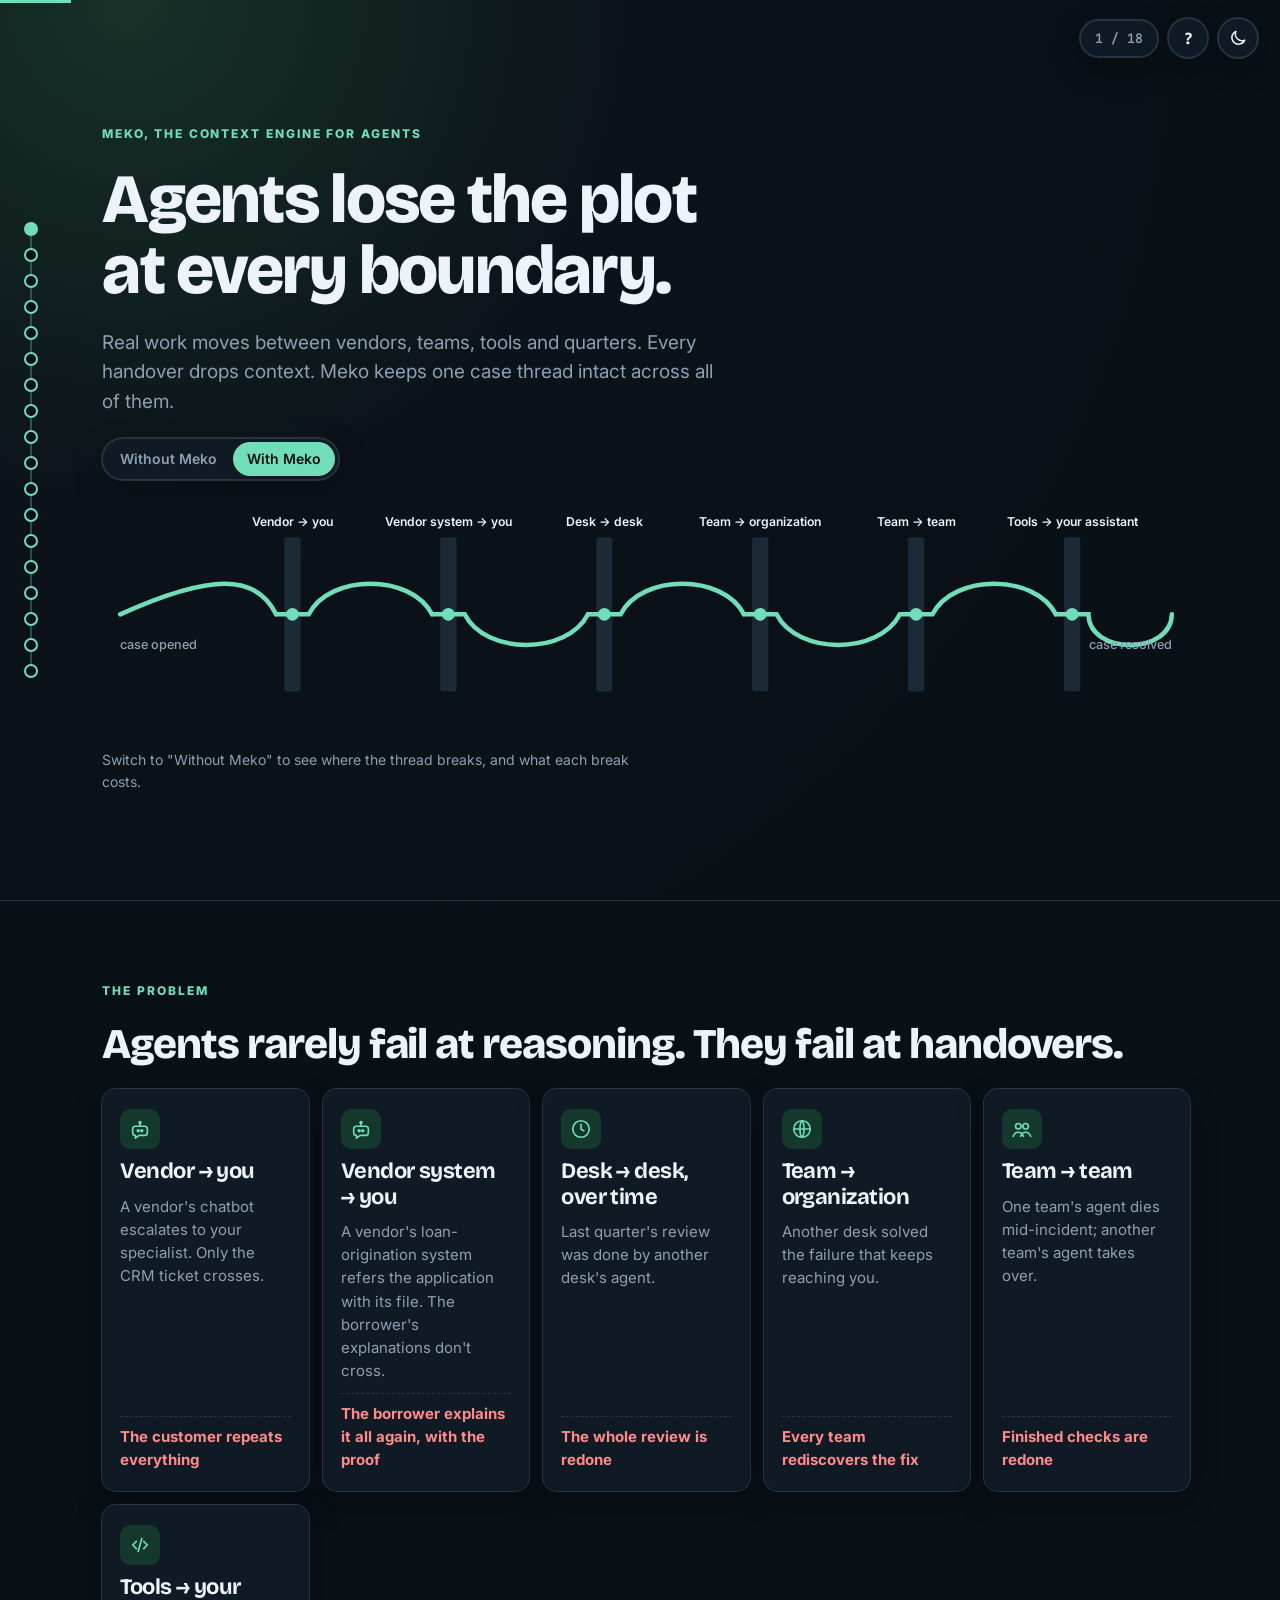
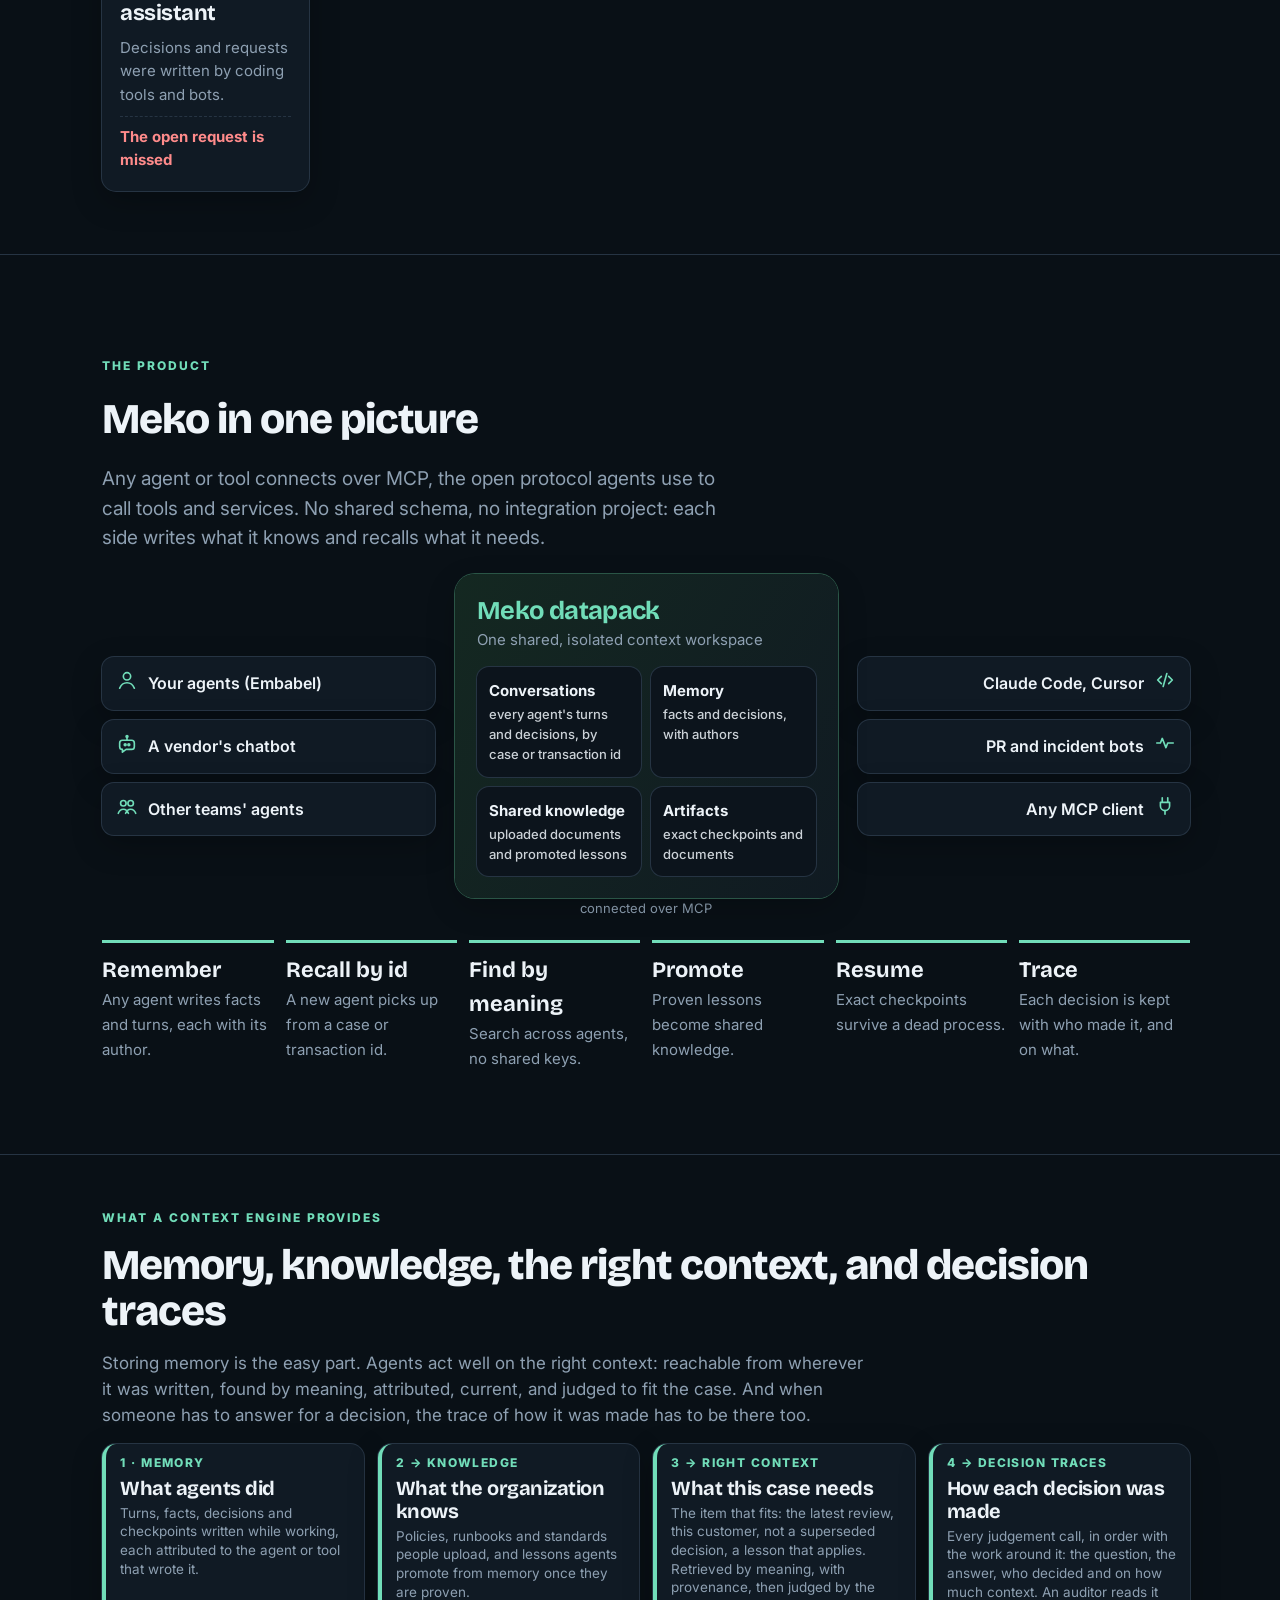
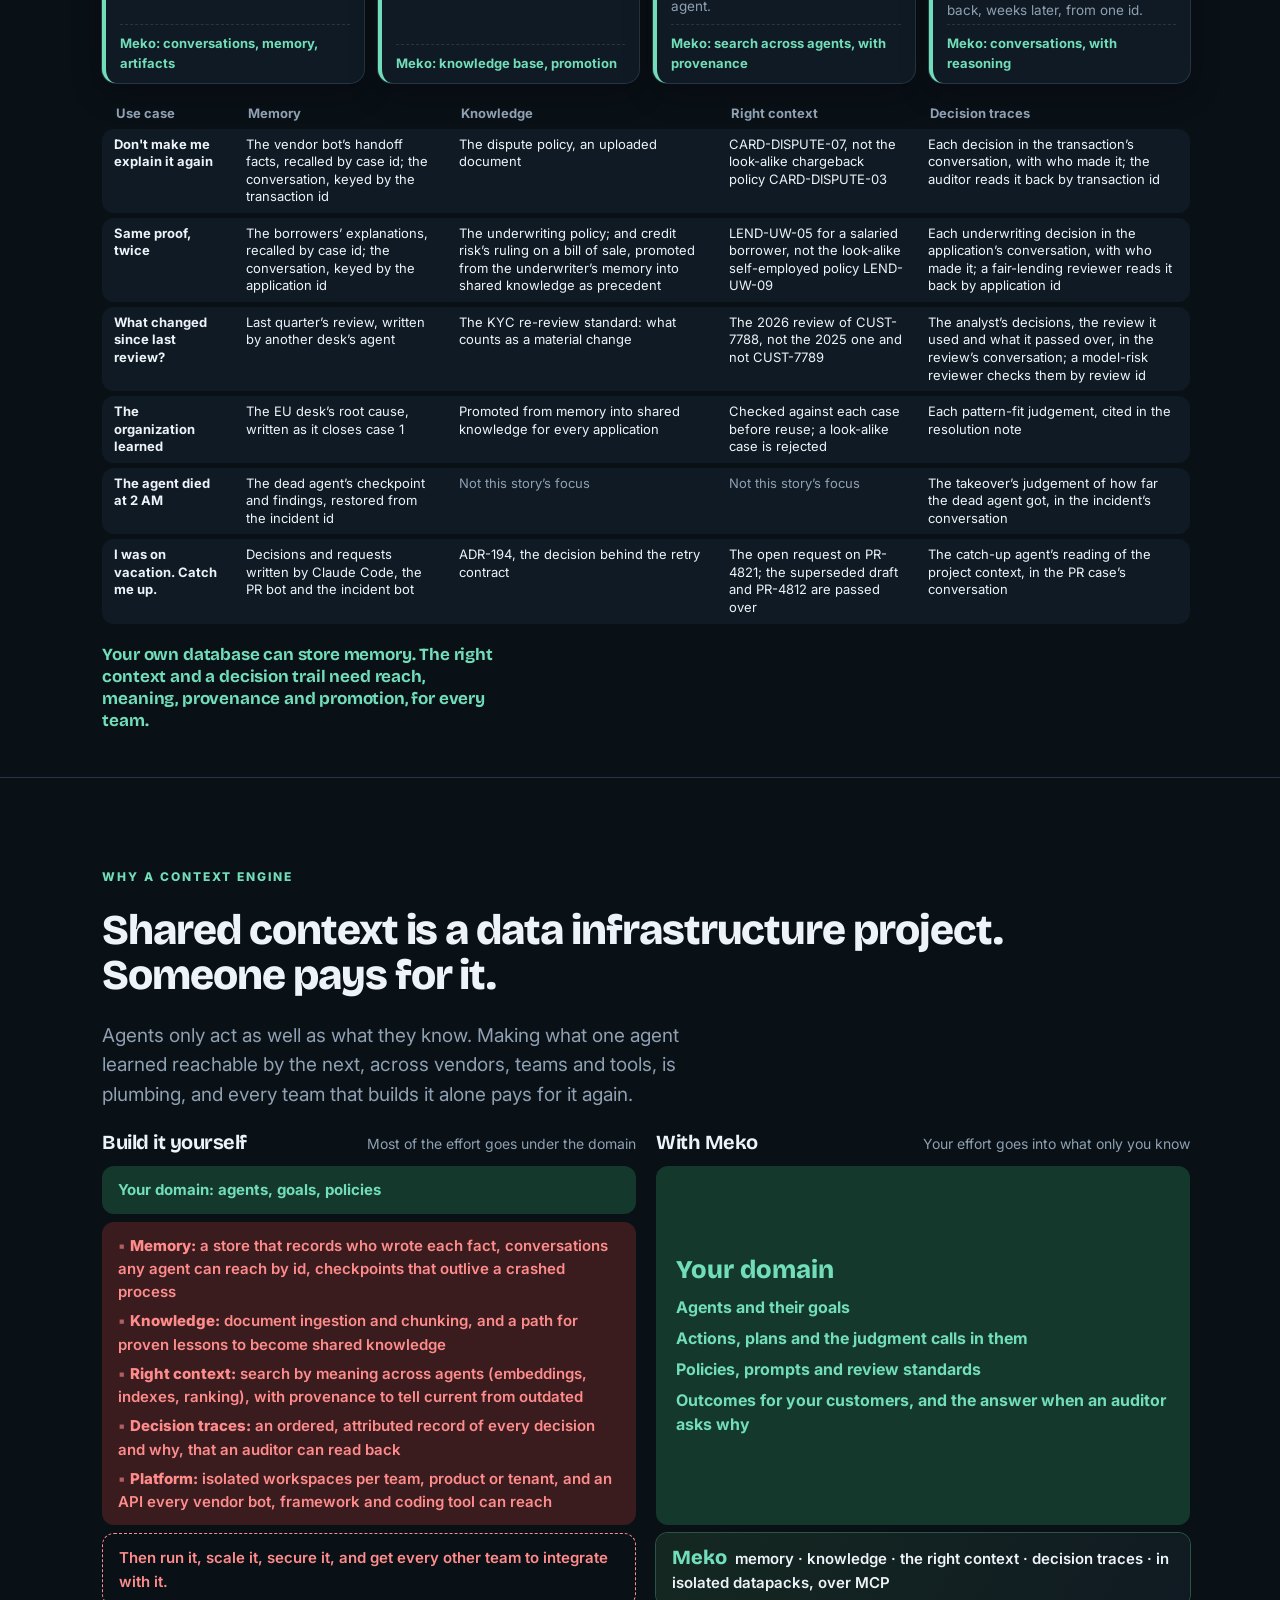
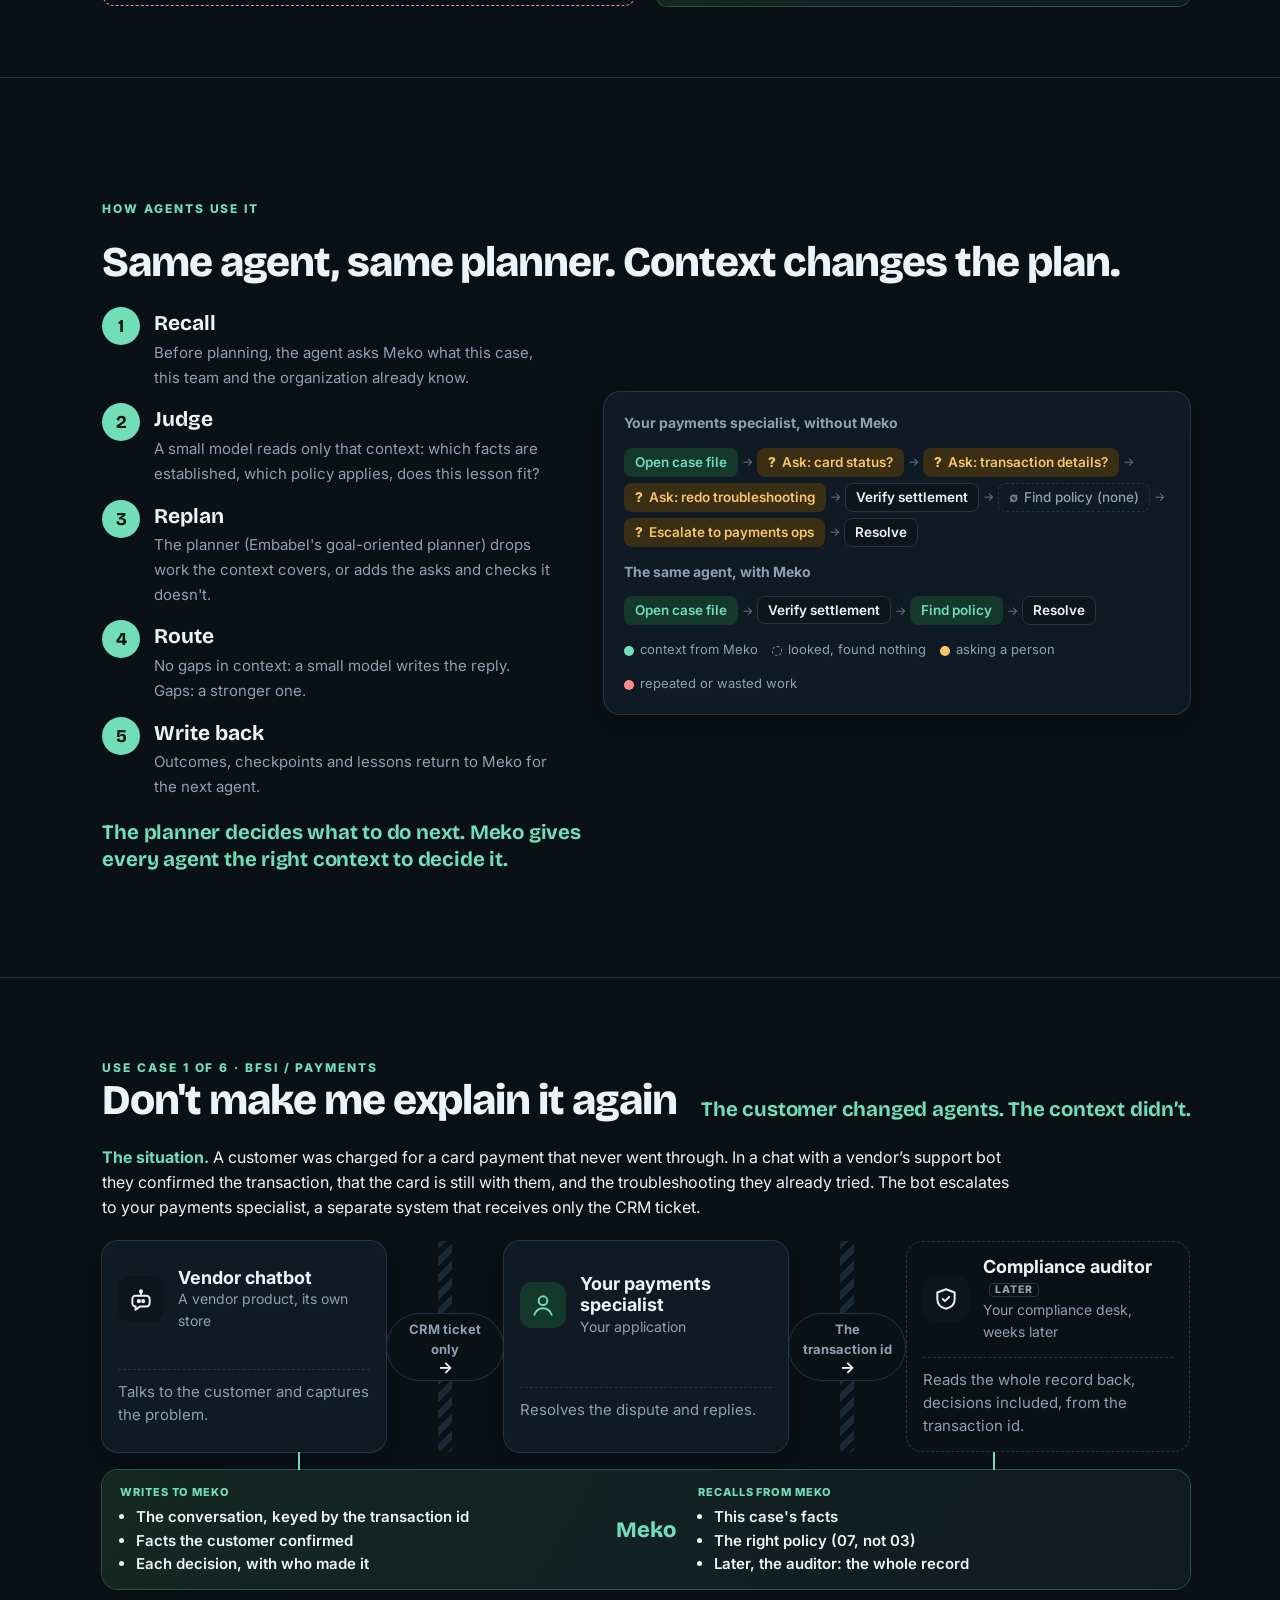
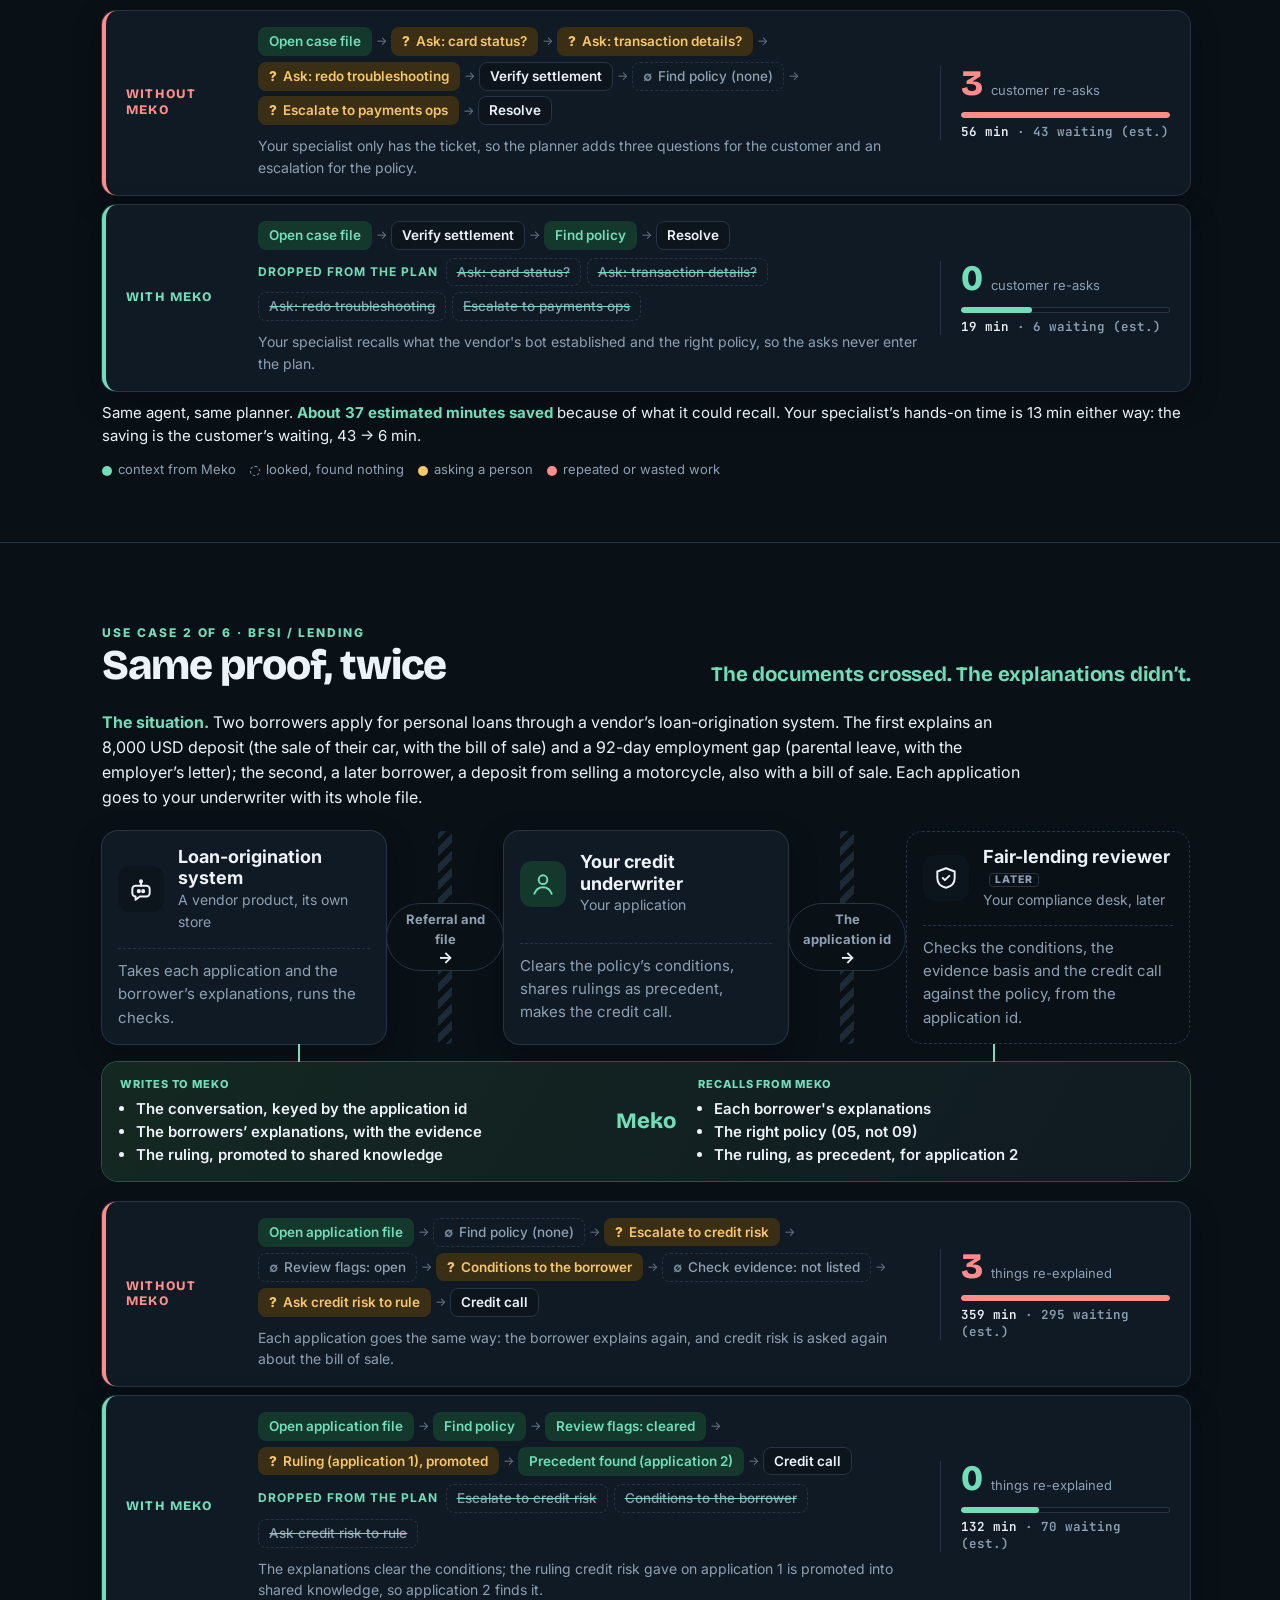
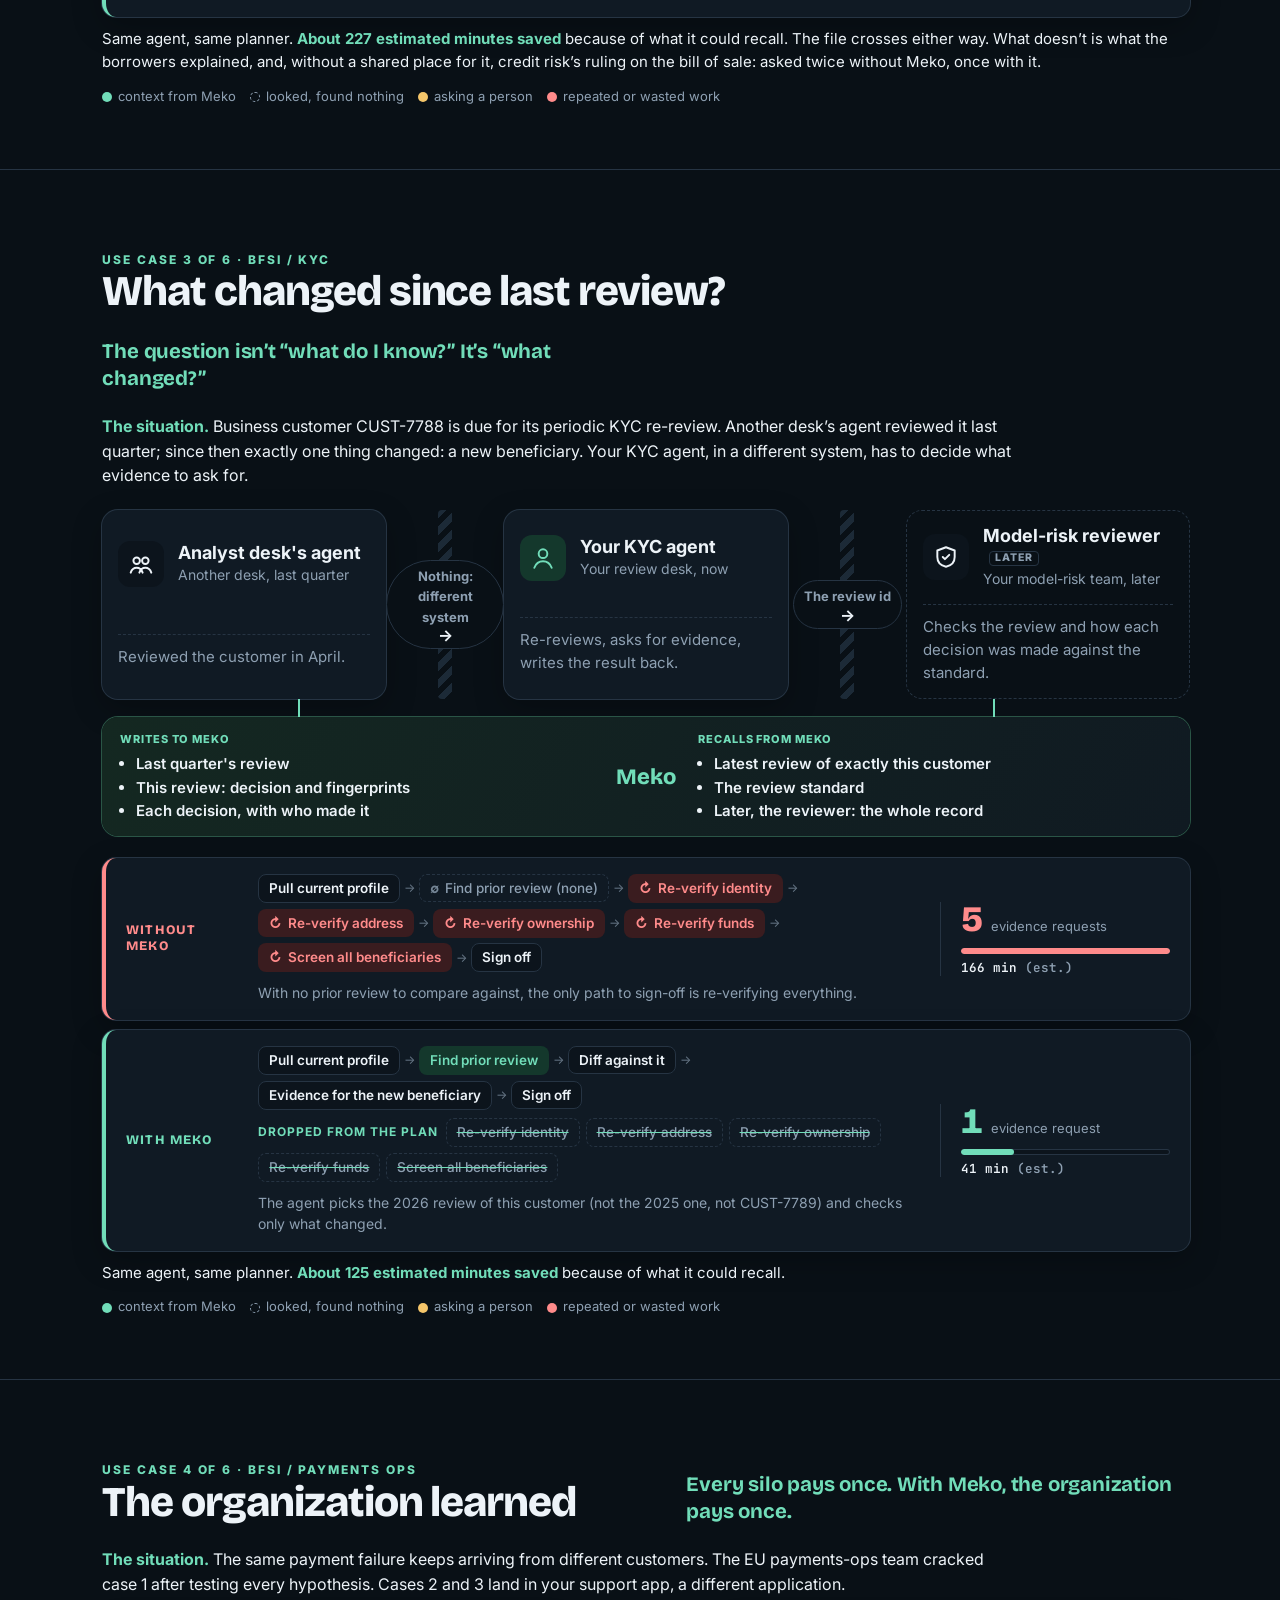
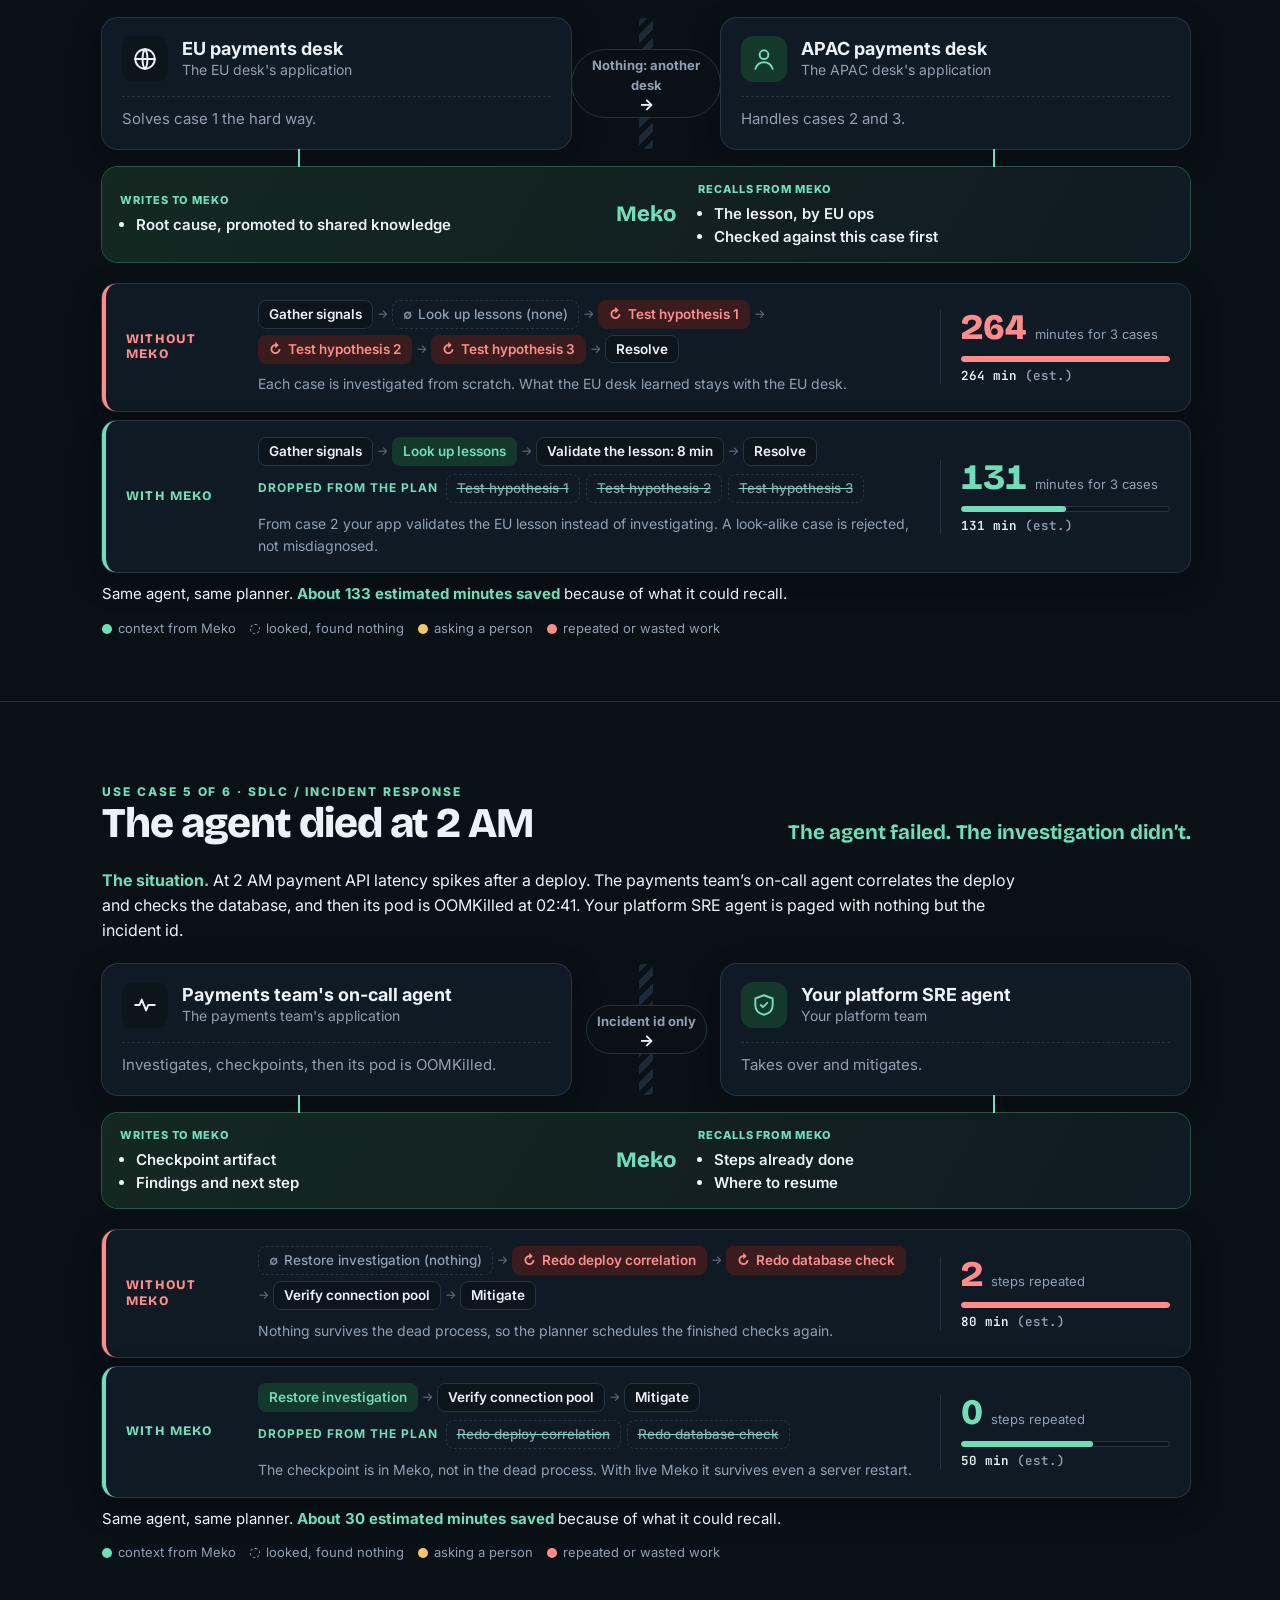
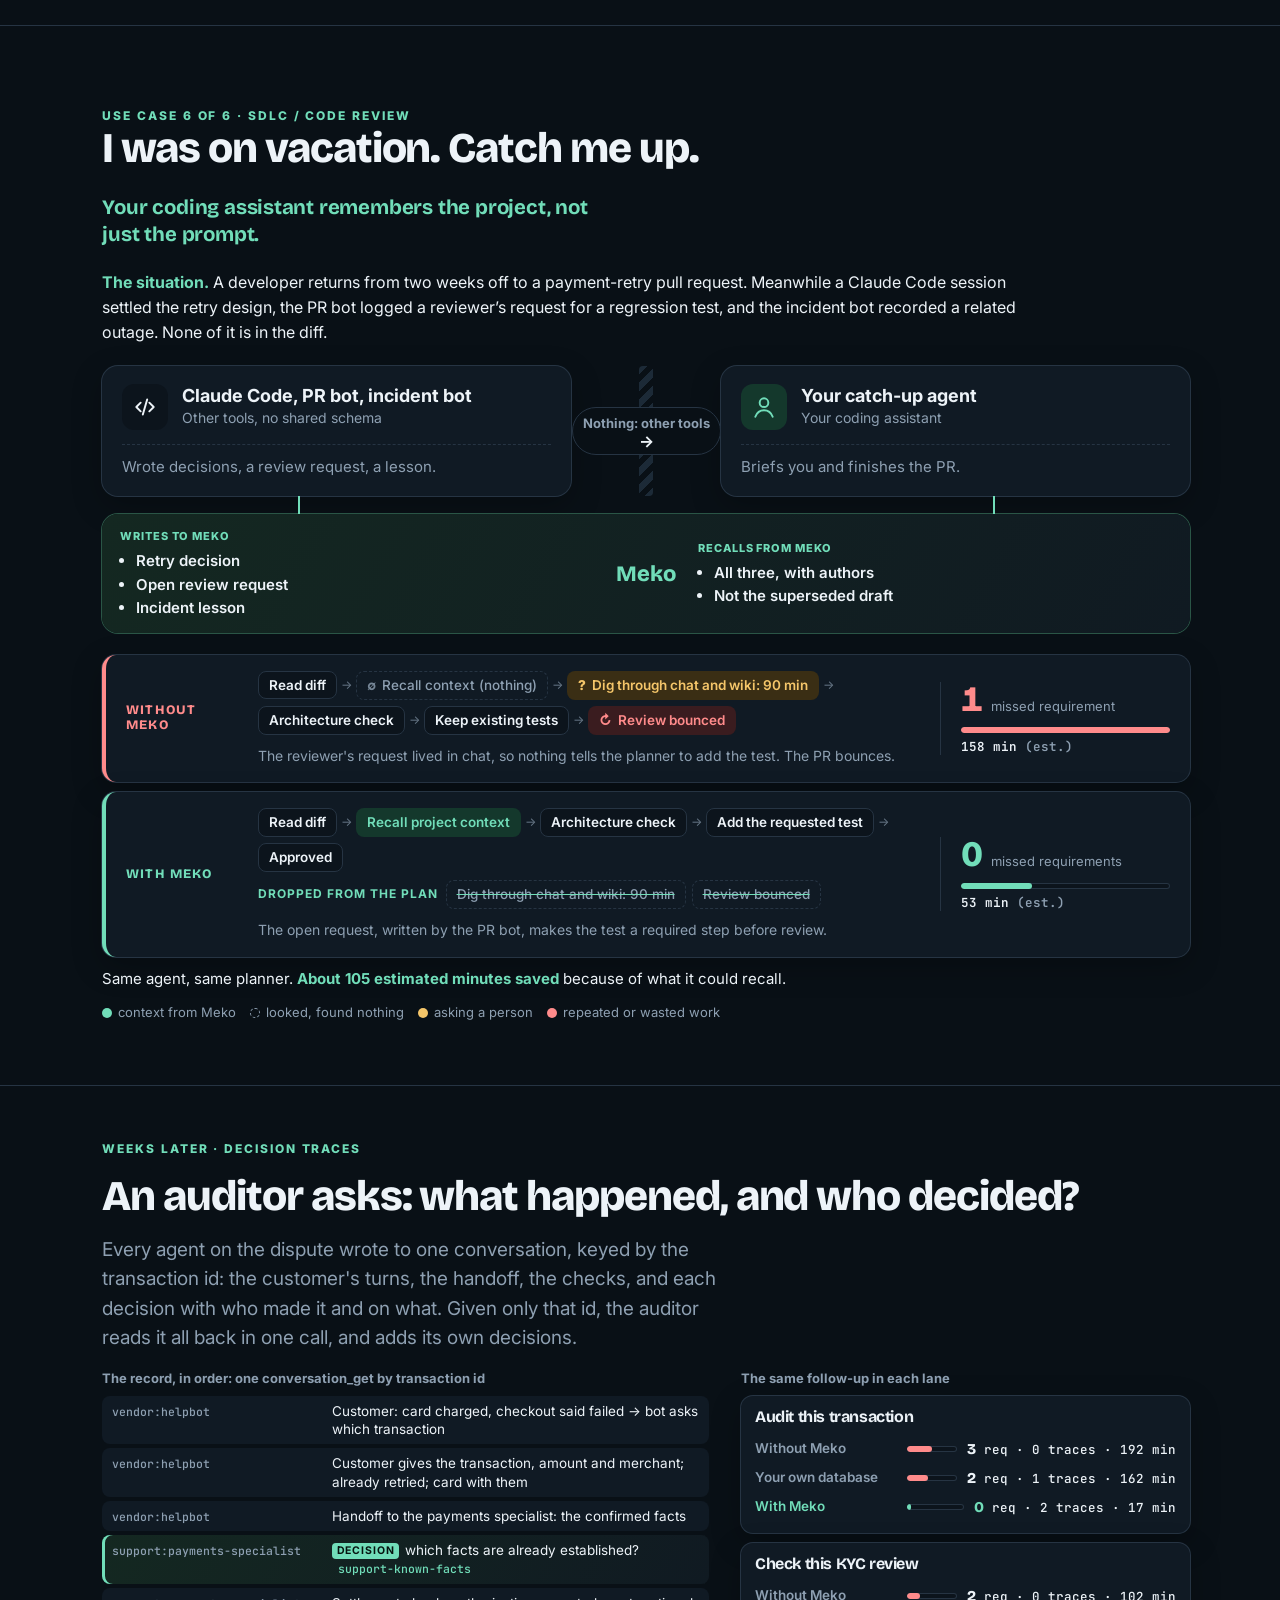
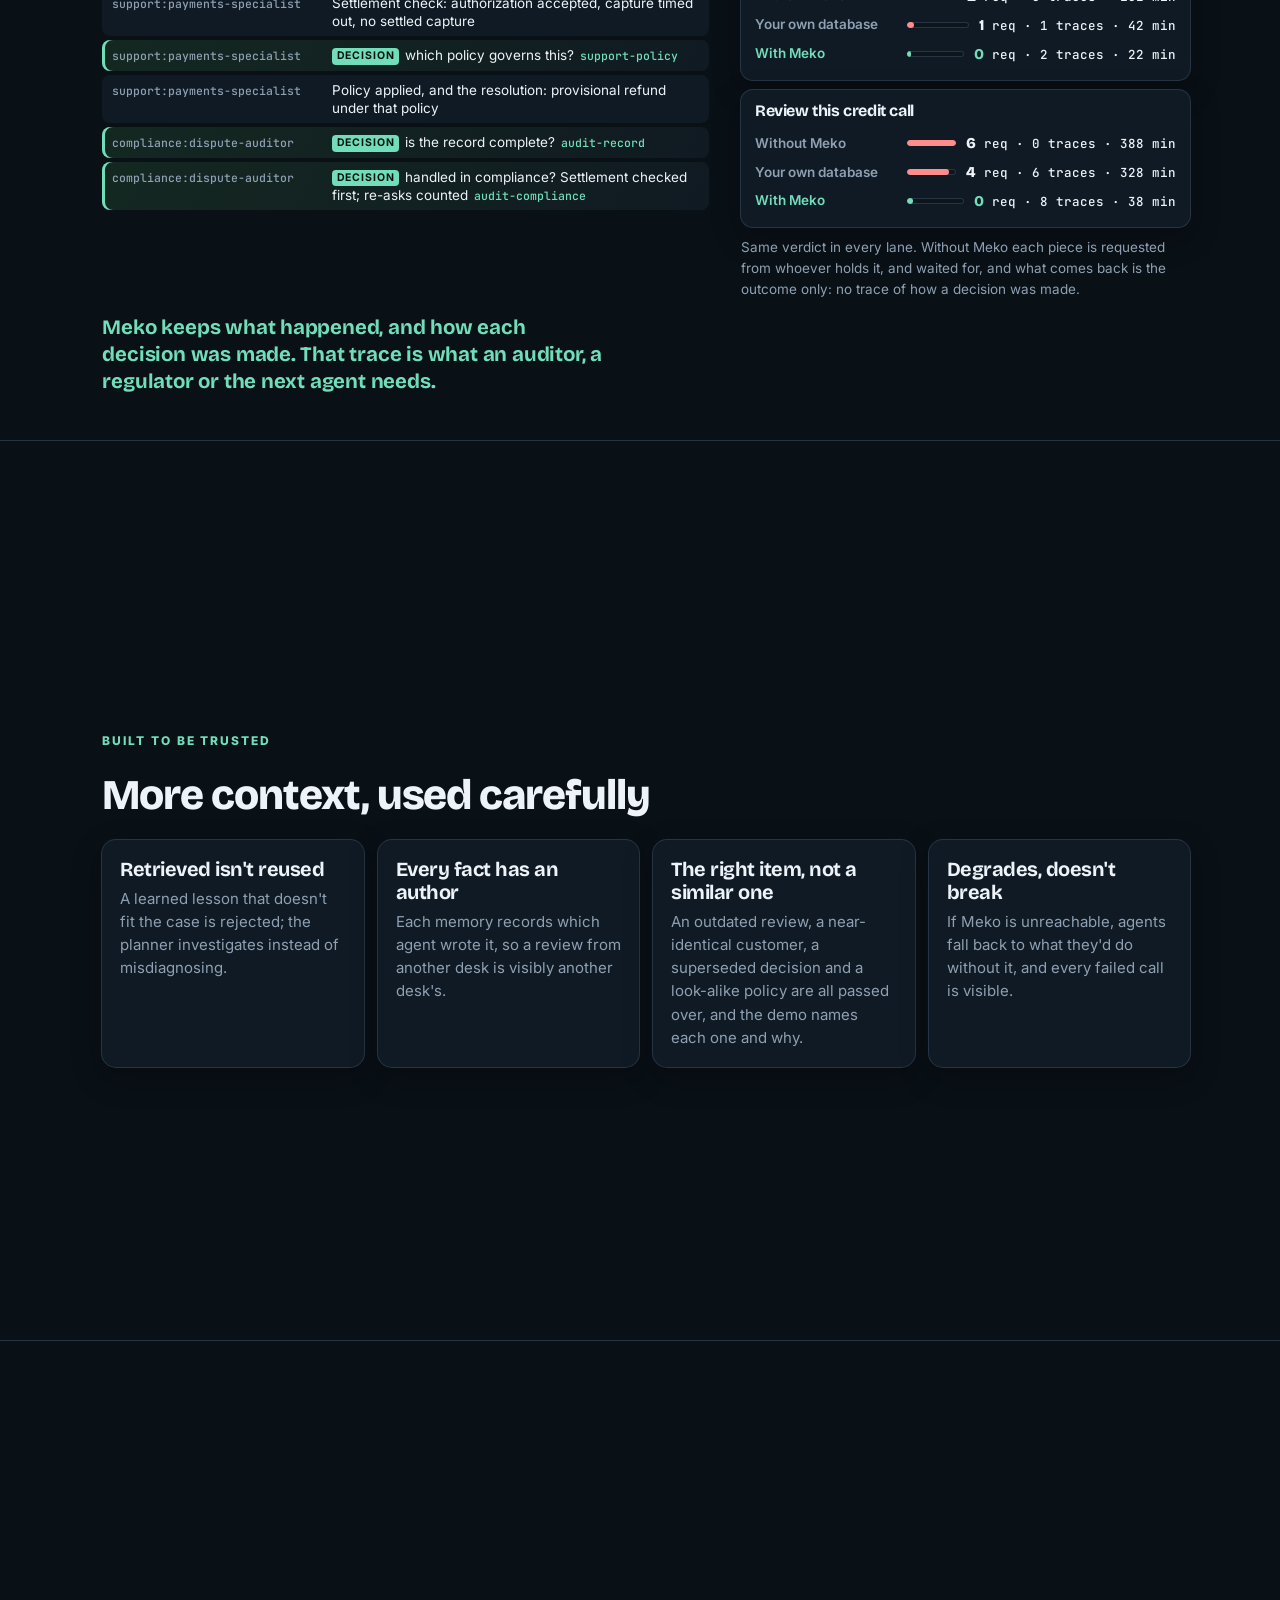
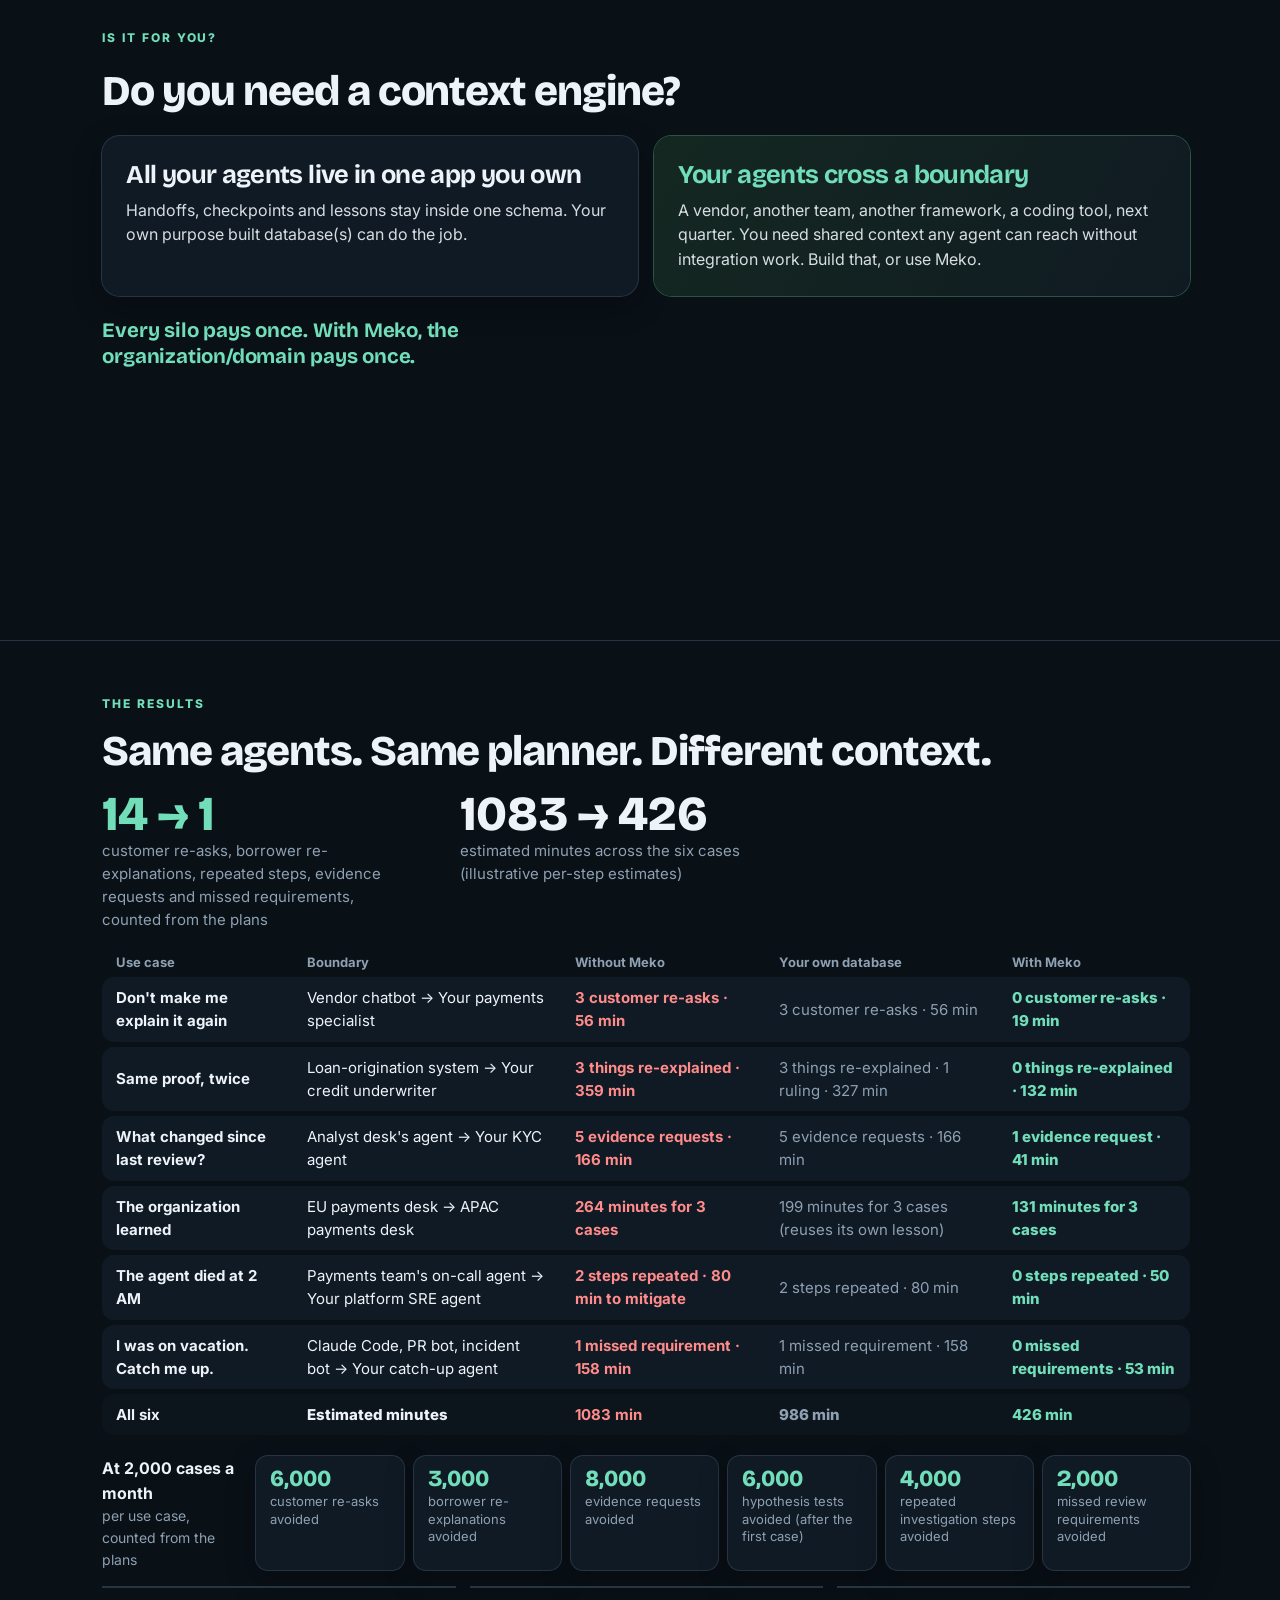
<file: goap-ctx-agent/assets/overview.html>
<!doctype html>
<html lang="en">
<head>
<meta charset="utf-8">
<meta name="viewport" content="width=device-width, initial-scale=1">
<title>Meko Context Engine</title>
<meta name="description" content="Meko as the context engine for agents that work across vendors, teams, tools and time: why shared context is a data infrastructure tax, six use cases, how the right context changes what agents do, and what it means for developers, architects and executives.">
<link rel="preconnect" href="https://fonts.googleapis.com">
<link rel="preconnect" href="https://fonts.gstatic.com" crossorigin>
<link href="https://fonts.googleapis.com/css2?family=Bricolage+Grotesque:opsz,wght@12..96,500..800&family=Inter:wght@400;500;600;700&family=JetBrains+Mono:wght@400;600&display=swap" rel="stylesheet">
<style>
/* ------------------------------------------------------------------ theme tokens
   Dark (default) is the demo app's palette (src/main/resources/static/index.html): near-black blue, mint accent,
   amber for asks, coral for rework. Light is a companion with the same hues, deepened for contrast on white. */
:root {
  --bg: #091016; --panel: #101a24; --panel-2: #0c141c; --ink: #edf3f8; --muted: #8ea0b2; --rule: #263443;
  --wall: #1c2a37; --thread: #71ddb9; --thread-ink: #06130f; --thread-soft: #14382c; --loss: #ff8b8b; --loss-soft: #3a1c1f;
  --ask: #f5c66a; --ask-soft: #3a2e14; --blue: #8fbcff;
  --shadow: 0 0 0 1px var(--rule), 0 10px 30px rgba(0, 0, 0, .25);
  --glow: radial-gradient(circle at 10% 0, #173128 0, #0b1219 35%, #091016 75%);
  /* Panels that carry Meko itself: tinted fill, accent edge (the app's hero banner). */
  --accent-panel: linear-gradient(120deg, #142821, #101a22); --accent-edge: #2a5546;
  /* Offline, these fall back to the system UI font. */
  --display: "Bricolage Grotesque", system-ui, -apple-system, "Segoe UI", sans-serif;
  --body: "Inter", system-ui, -apple-system, "Segoe UI", sans-serif;
  --mono: "JetBrains Mono", ui-monospace, SFMono-Regular, Menlo, monospace;
  color-scheme: dark;
}
:root[data-theme="light"] {
  --bg: #f2f6f5; --panel: #ffffff; --panel-2: #f6f9f8; --ink: #0e1a22; --muted: #536472; --rule: #d3dde2;
  --wall: #dce5e9; --thread: #0f7a5c; --thread-ink: #ffffff; --thread-soft: #dcf3ea; --loss: #c2412d; --loss-soft: #fbe7e3;
  --ask: #a15c07; --ask-soft: #fcefd9; --blue: #2d5fb3;
  --shadow: 0 0 0 1px var(--rule), 0 8px 24px rgba(14, 26, 34, .05);
  --glow: radial-gradient(circle at 10% 0, #dff1ea 0, #eef4f2 35%, #f2f6f5 75%);
  --accent-panel: linear-gradient(120deg, #e3f4ed, #f3faf7); --accent-edge: #9fd3bf;
  color-scheme: light;
}

/* ------------------------------------------------------------------ base */
* { box-sizing: border-box; }
html { scroll-behavior: smooth; }
@media (min-width: 960px) and (min-height: 680px) { html { scroll-snap-type: y proximity; } }
@media (prefers-reduced-motion: reduce) { html { scroll-behavior: auto; } }
body { font-feature-settings: "cv11", "ss01"; margin: 0; background: var(--glow) fixed, var(--bg); color: var(--ink); font: 400 clamp(16px, 1.05vw, 19px)/1.55 var(--body); -webkit-font-smoothing: antialiased; transition: background .2s, color .2s; }
h1, h2, h3 { font-family: var(--display); margin: 0; letter-spacing: -0.025em; }
h1 { font-size: clamp(40px, 5.4vw, 84px); line-height: 1.02; font-weight: 800; }
h2 { font-size: clamp(30px, 3.3vw, 52px); line-height: 1.08; font-weight: 800; }
h3 { font-size: clamp(20px, 1.5vw, 25px); line-height: 1.15; font-weight: 700; }
p { margin: 0; max-width: 62ch; }
:focus-visible { outline: 3px solid var(--thread); outline-offset: 3px; border-radius: 4px; }
button { font: inherit; color: inherit; }

/* ------------------------------------------------------------------ chrome: theme toggle + rail */
.topbar { position: fixed; top: 18px; right: 22px; z-index: 10; display: flex; gap: 10px; align-items: center; }
.seg { display: inline-flex; padding: 3px; gap: 2px; border-radius: 999px; background: var(--panel); border: 1px solid var(--rule); box-shadow: var(--shadow); }
.seg button { border: 0; background: transparent; padding: 6px 14px; border-radius: 999px; cursor: pointer; font-size: 14px; font-weight: 600; color: var(--muted); }
.seg button[aria-pressed="true"] { background: var(--ink); color: var(--bg); }
.seg.compare button.off[aria-pressed="true"] { background: var(--loss); color: var(--bg); }
.seg.compare button.on[aria-pressed="true"] { background: var(--thread); color: var(--thread-ink); }
.theme-btn { width: 40px; height: 40px; border-radius: 50%; display: grid; place-items: center; cursor: pointer; background: var(--panel); border: 1px solid var(--rule); box-shadow: var(--shadow); color: var(--ink); }
.theme-btn:hover { color: var(--thread); }
.theme-btn .moon { display: none; }
.theme-btn.dark .sun { display: none; } .theme-btn.dark .moon { display: block; }
.rail { position: fixed; left: 24px; top: 50%; transform: translateY(-50%); z-index: 5; display: flex; flex-direction: column; gap: 12px; }
.rail::before { content: ""; position: absolute; left: 6px; top: 6px; bottom: 6px; width: 2px; background: var(--thread); opacity: .3; }
.rail a { position: relative; display: block; width: 14px; height: 14px; border-radius: 50%; background: var(--bg); border: 2px solid var(--thread); }
.rail a.on { background: var(--thread); }
.rail a span { position: absolute; left: 24px; top: -4px; white-space: nowrap; font-size: 13px; color: var(--muted); opacity: 0; transition: opacity .15s; pointer-events: none; }
.rail a:hover span, .rail a:focus-visible span { opacity: 1; }
@media (max-width: 960px) { .rail { display: none; } .topbar { top: 10px; right: 10px; } }
.progress { position: fixed; top: 0; left: 0; right: 0; height: 3px; z-index: 11; background: transparent; }
.progress i { display: block; height: 100%; width: 0; background: var(--thread); transition: width .3s ease-out; }
.counter { padding: 9px 14px; border-radius: 999px; background: var(--panel); border: 1px solid var(--rule); box-shadow: var(--shadow); font: 600 13px var(--mono); color: var(--muted); font-variant-numeric: tabular-nums; }
.counter.typing { color: var(--thread); }
.theme-btn.help { font: 700 17px var(--display); }

/* ------------------------------------------------------------------ focus mode (F): one slide, no chrome */
:root.focus { scroll-snap-type: none; }
.focus .rail, .focus .topbar > :not(.counter) { display: none; }
.focus .topbar { top: auto; bottom: 14px; right: 18px; opacity: .6; }
.focus section:not(.current) { display: none; }
.focus section { min-height: 100vh; border-top: 0; }
@media (prefers-reduced-motion: no-preference) { .focus section.current { animation: slidein .25s ease-out; } @keyframes slidein { from { opacity: 0; transform: translateY(6px); } } }

/* ------------------------------------------------------------------ shortcut help (?) */
.keys { background: var(--panel); color: var(--ink); border: 1px solid var(--rule); border-radius: 16px; box-shadow: var(--shadow); padding: 22px 24px; max-width: min(440px, calc(100vw - 32px)); }
.keys::backdrop { background: rgba(0, 0, 0, .5); }
.keys h3 { margin-bottom: 14px; }
.keys dl { display: grid; grid-template-columns: auto minmax(0, 1fr); gap: 10px 18px; margin: 0; align-items: baseline; }
.keys dt { white-space: nowrap; } .keys dd { margin: 0; font-size: 15px; color: var(--muted); }
.keys form { margin-top: 18px; text-align: right; }
.keys form button { border: 1px solid var(--rule); background: var(--panel-2); border-radius: 999px; padding: 6px 16px; cursor: pointer; font-size: 14px; font-weight: 600; }

/* ------------------------------------------------------------------ slides */
section { min-height: 100vh; scroll-snap-align: start; padding: clamp(70px, 9vh, 110px) clamp(18px, 7vw, 130px) clamp(48px, 7vh, 90px) clamp(18px, 8vw, 150px); display: flex; flex-direction: column; justify-content: center; gap: clamp(18px, 2.4vh, 30px); }
section + section { border-top: 1px solid var(--rule); }
@media (max-width: 960px) { section { min-height: auto; } }
.eyebrow { color: var(--thread); font-weight: 800; font-size: 12px; text-transform: uppercase; letter-spacing: .16em; }
.lede { font-size: clamp(19px, 1.45vw, 25px); color: var(--muted); max-width: 52ch; }
.quote { font: 700 clamp(19px, 1.6vw, 26px)/1.3 var(--display); color: var(--thread); max-width: 36ch; letter-spacing: -0.01em; }

/* ------------------------------------------------------------------ hero thread */
.hero h1 { max-width: 14ch; }
.thread-wrap { width: 100%; max-width: 1200px; overflow-x: auto; }
.thread-wrap svg { width: 100%; min-width: 760px; height: auto; display: block; }
.t-wall { fill: var(--wall); }
.t-wall-label { fill: var(--ink); font: 600 13.5px var(--body); }
.t-seg { fill: none; stroke: var(--thread); stroke-width: 5; stroke-linecap: round; transition: stroke .3s; }
.t-joint { fill: var(--thread); transition: opacity .3s; }
.t-gap { opacity: 0; transition: opacity .3s; }
.t-gap circle { fill: var(--loss-soft); stroke: var(--loss); stroke-width: 2; }
.t-gap path { stroke: var(--loss); stroke-width: 2.5; stroke-linecap: round; }
.t-gap text { fill: var(--loss); font: 700 14px var(--body); }
.t-end { fill: var(--muted); font: 500 14px var(--body); }
.lost .t-gap { opacity: 1; }
.lost .t-joint { opacity: 0; }
.lost .t-seg.after { stroke: var(--loss); stroke-dasharray: 2 11; }
@media (prefers-reduced-motion: no-preference) {
  .t-draw { stroke-dasharray: 2600; stroke-dashoffset: 2600; animation: draw 1.8s ease-out .2s forwards; }
  @keyframes draw { to { stroke-dashoffset: 0; } }
}
.hint { font-size: 14px; color: var(--muted); }

/* ------------------------------------------------------------------ boundaries */
.bounds { display: grid; grid-template-columns: repeat(auto-fit, minmax(170px, 1fr)); gap: 14px; }
.bound { background: var(--panel); border-radius: 14px; padding: 20px 18px; box-shadow: var(--shadow); display: flex; flex-direction: column; gap: 10px; }
.bound .ico { width: 40px; height: 40px; border-radius: 10px; display: grid; place-items: center; background: var(--thread-soft); color: var(--thread); }
.bound h3 { font-size: 22px; }
.bound p { font-size: 15px; color: var(--muted); }
.bound .cost { margin-top: auto; padding-top: 8px; border-top: 1px dashed var(--rule); color: var(--loss); font-weight: 700; font-size: 15px; }
@media (max-width: 1150px) { .bounds { grid-template-columns: repeat(3, minmax(0, 1fr)); } }
@media (max-width: 640px) { .bounds { grid-template-columns: minmax(0, 1fr); } }

/* ------------------------------------------------------------------ engine picture */
.engine { display: grid; grid-template-columns: minmax(0, 1fr) minmax(280px, 1.15fr) minmax(0, 1fr); gap: 20px; align-items: center; }
.clients { display: flex; flex-direction: column; gap: 10px; }
.client { display: flex; gap: 10px; align-items: center; padding: 12px 14px; background: var(--panel); border-radius: 12px; box-shadow: var(--shadow); font-weight: 600; font-size: 16px; }
.client .ico { color: var(--thread); flex: none; }
.clients.right .client { flex-direction: row-reverse; text-align: right; }
.pack { background: var(--accent-panel); color: var(--ink); border-radius: 20px; padding: 22px; box-shadow: 0 0 0 1px var(--accent-edge), 0 10px 30px rgba(0, 0, 0, .2); position: relative; }
.pack h3 { color: var(--thread); }
.pack h3 { font-size: clamp(24px, 2vw, 32px); }
.pack .sub { color: var(--muted); font-size: 15px; margin-top: 2px; }
.pack .stores { display: grid; grid-template-columns: repeat(2, minmax(0, 1fr)); gap: 10px; margin-top: 16px; }
.pack .store { background: var(--panel-2); box-shadow: 0 0 0 1px var(--rule); border-radius: 12px; padding: 12px; font-weight: 700; font-size: 15px; }
.pack .store small { display: block; font-weight: 500; opacity: .85; font-size: 13px; margin-top: 2px; }
.mcp { text-align: center; font-size: 13px; color: var(--muted); }
.verbs { display: grid; grid-template-columns: repeat(6, minmax(0, 1fr)); gap: 12px; }
.verb { border-top: 3px solid var(--thread); padding-top: 10px; }
.verb b { font-family: var(--display); font-size: 22px; display: block; }
.verb span { font-size: 15px; color: var(--muted); }
@media (max-width: 1150px) { .engine { grid-template-columns: minmax(0, 1fr); } .clients.right .client { flex-direction: row; text-align: left; } .verbs { grid-template-columns: repeat(3, minmax(0, 1fr)); } }
@media (max-width: 640px) { .verbs { grid-template-columns: repeat(2, minmax(0, 1fr)); } }

/* ------------------------------------------------------------------ how agents use it */
.how { display: grid; grid-template-columns: minmax(0, 1fr) minmax(0, 1.3fr); gap: clamp(24px, 4vw, 64px); align-items: center; }
.loop { list-style: none; margin: 0; padding: 0; display: flex; flex-direction: column; gap: 14px; counter-reset: s; }
.loop li { counter-increment: s; display: grid; grid-template-columns: 38px minmax(0, 1fr); gap: 14px; align-items: start; }
.loop li::before { content: counter(s); display: grid; place-items: center; width: 38px; height: 38px; border-radius: 50%; background: var(--thread); color: var(--thread-ink); font: 700 18px var(--display); }
.loop b { font-family: var(--display); font-size: 21px; display: block; }
.loop span { font-size: 15px; color: var(--muted); }
.example { background: var(--panel); border-radius: 16px; padding: 20px; box-shadow: var(--shadow); display: flex; flex-direction: column; gap: 14px; }
.example .rowlabel { font-size: 14px; font-weight: 700; color: var(--muted); }
@media (max-width: 1000px) { .how { grid-template-columns: minmax(0, 1fr); } }

/* ------------------------------------------------------------------ plan chips (shared) */
.plan { display: flex; flex-wrap: wrap; gap: 6px 4px; align-items: center; }
.step { display: inline-flex; align-items: center; gap: 6px; padding: 5px 10px; border-radius: 8px; font-size: 13.5px; font-weight: 600; line-height: 1.25; background: var(--panel-2); border: 1px solid var(--rule); white-space: nowrap; }
.step.ctx { background: var(--thread-soft); border-color: transparent; color: var(--thread); }
.step.miss { background: transparent; border: 1px dashed var(--rule); color: var(--muted); font-weight: 500; }
.step.miss::before { content: "∅"; font-weight: 700; opacity: .8; }
.step.ask { background: var(--ask-soft); border-color: transparent; color: var(--ask); }
.step.rework { background: var(--loss-soft); border-color: transparent; color: var(--loss); }
.step.rework::before { content: "↻"; font-weight: 800; }
.step.ask::before { content: "?"; font-weight: 800; }
.step.gone { background: transparent; border: 1px dashed var(--rule); color: var(--muted); text-decoration: line-through; text-decoration-color: var(--thread); font-weight: 500; }
.arrow { color: var(--muted); font-size: 12px; opacity: .7; }
.dropped { display: flex; flex-wrap: wrap; gap: 6px; align-items: center; margin-top: 8px; }
.dropped .lbl { font-size: 12px; font-weight: 700; color: var(--thread); text-transform: uppercase; letter-spacing: .08em; margin-right: 2px; }
.legend { display: flex; gap: 14px; flex-wrap: wrap; font-size: 13px; color: var(--muted); }
.legend i { display: inline-block; box-sizing: border-box; width: 10px; height: 10px; border-radius: 50%; margin-right: 6px; vertical-align: middle; }

/* ------------------------------------------------------------------ use-case slides */
.case-head { display: flex; justify-content: space-between; gap: 24px; align-items: flex-end; flex-wrap: wrap; }
.relay { display: grid; grid-template-columns: minmax(0, 1fr) 150px minmax(0, 1fr); grid-template-rows: auto auto; gap: 0 0; }
.agent { background: var(--panel); border-radius: 16px; padding: 18px 20px; box-shadow: var(--shadow); display: grid; grid-template-columns: 46px minmax(0, 1fr); gap: 14px; align-items: center; }
.agent .ico { width: 46px; height: 46px; border-radius: 12px; display: grid; place-items: center; background: var(--panel-2); color: var(--ink); }
.agent.yours .ico { background: var(--thread-soft); color: var(--thread); }
.agent .name { font-weight: 700; font-size: 18px; line-height: 1.2; }
.agent .where { font-size: 14px; color: var(--muted); }
.agent .does { grid-column: 1 / -1; font-size: 15px; color: var(--muted); border-top: 1px dashed var(--rule); padding-top: 10px; }
.wall { display: flex; flex-direction: column; align-items: center; justify-content: center; gap: 8px; position: relative; }
.wall::before { content: ""; position: absolute; top: 0; bottom: 0; left: 50%; width: 14px; transform: translateX(-50%); background: repeating-linear-gradient(135deg, var(--wall) 0 6px, transparent 6px 12px); border-radius: 4px; }
.wall .crosses { position: relative; background: var(--bg); border: 1px solid var(--rule); border-radius: 999px; padding: 5px 10px; font-size: 13px; font-weight: 700; text-align: center; color: var(--muted); }
.wall .crosses::after { content: "→"; display: block; font-size: 16px; color: var(--ink); line-height: 1; }
.band { grid-column: 1 / -1; margin-top: 18px; background: var(--accent-panel); color: var(--ink); box-shadow: 0 0 0 1px var(--accent-edge); border-radius: 16px; padding: 14px 18px; display: grid; grid-template-columns: minmax(0, 1fr) auto minmax(0, 1fr); gap: 16px; align-items: center; position: relative; }
.band::before, .band::after { content: ""; position: absolute; top: -18px; width: 2px; height: 18px; background: var(--thread); }
.band::before { left: 18%; } .band::after { right: 18%; }
.band .lbl { font-size: 11px; font-weight: 800; color: var(--thread); text-transform: uppercase; letter-spacing: .08em; }
.band ul { margin: 4px 0 0; padding: 0 0 0 16px; font-size: 15px; font-weight: 600; }
.band .mid { font: 800 22px var(--display); text-align: center; padding: 0 6px; color: var(--thread); }
.band .rx { text-align: left; }
.relay.three { grid-template-columns: minmax(0, 1fr) 118px minmax(0, 1fr) 118px minmax(0, 1fr); }
.relay.three .agent { padding: 14px 16px; }
.agent.later { box-shadow: none; border: 1.5px dashed var(--rule); background: transparent; }
.agent.later .ico { background: var(--panel-2); color: var(--ink); }
.agent .tag { display: inline-block; font-size: 10.5px; font-weight: 800; text-transform: uppercase; letter-spacing: .08em; color: var(--muted); border: 1px solid var(--rule); border-radius: 4px; padding: 0 5px; margin-left: 6px; vertical-align: 2px; }
@media (max-width: 900px) {
  .relay, .relay.three { grid-template-columns: minmax(0, 1fr); }
  .wall { padding: 14px 0; } .wall::before { top: 50%; bottom: auto; left: 0; right: 0; width: auto; height: 14px; transform: translateY(-50%); }
  .band { grid-template-columns: minmax(0, 1fr); } .band::before, .band::after { display: none; }
}
.situation { font-size: clamp(16px, 1.15vw, 19px); max-width: 92ch; color: var(--ink); }
.situation b { color: var(--thread); }
.versus { display: flex; flex-direction: column; gap: 10px; }
.lane { display: grid; grid-template-columns: 112px minmax(0, 1fr) 230px; gap: 20px; align-items: center; background: var(--panel); border-radius: 14px; padding: 16px 20px; box-shadow: var(--shadow); border-left: 4px solid var(--loss); }
.lane.with { border-left-color: var(--thread); }
.lane-label { font: 800 13px/1.2 var(--display); text-transform: uppercase; letter-spacing: .08em; color: var(--loss); }
.lane.with .lane-label { color: var(--thread); }
.lane .why { font-size: 14px; color: var(--muted); margin-top: 10px; max-width: 80ch; }
.lane-num { border-left: 1px solid var(--rule); padding-left: 20px; }
.lane-num .count { display: flex; align-items: baseline; gap: 8px; }
.lane-num b { font: 800 clamp(32px, 2.8vw, 46px)/1 var(--display); color: var(--loss); font-variant-numeric: tabular-nums; }
.lane.with .lane-num b { color: var(--thread); }
.lane-num span { font-size: 13px; color: var(--muted); line-height: 1.25; }
.time { margin-top: 10px; }
.time .track { height: 6px; border-radius: 99px; background: var(--panel-2); box-shadow: inset 0 0 0 1px var(--rule); overflow: hidden; }
.time i { display: block; height: 100%; border-radius: 99px; background: var(--loss); min-width: 6px; }
.lane.with .time i { background: var(--thread); }
.time em { display: block; font-style: normal; font: 600 12.5px var(--mono); color: var(--muted); margin-top: 5px; font-variant-numeric: tabular-nums; }
.time em strong { color: var(--ink); font-weight: 600; }
.vs-foot { display: flex; justify-content: space-between; gap: 12px; flex-wrap: wrap; align-items: center; font-size: 15px; }
.vs-foot b { color: var(--thread); }
@media (max-width: 900px) { .lane { grid-template-columns: minmax(0, 1fr); gap: 8px; } .lane-num { border-left: 0; padding-left: 0; border-top: 1px solid var(--rule); padding-top: 10px; } }
@media (prefers-reduced-motion: no-preference) { .plan .step { animation: pop .25s ease-out both; } @keyframes pop { from { opacity: 0; transform: translateY(3px); } } }

/* ------------------------------------------------------------------ trust / when / results */
.cards4 { display: grid; grid-template-columns: repeat(4, minmax(0, 1fr)); gap: 14px; }
.cards4 > div { background: var(--panel); border-radius: 14px; padding: 18px; box-shadow: var(--shadow); }
.cards4 h3 { margin-bottom: 6px; }
.cards4 p { font-size: 15px; color: var(--muted); }
@media (max-width: 1100px) { .cards4 { grid-template-columns: repeat(2, minmax(0, 1fr)); } }
@media (max-width: 640px) { .cards4 { grid-template-columns: minmax(0, 1fr); } }
.fork { display: grid; grid-template-columns: minmax(0, 1fr) minmax(0, 1fr); gap: 16px; }
.fork > div { border-radius: 18px; padding: 24px; }
.fork .db { background: var(--panel); box-shadow: var(--shadow); }
.fork .ce { background: var(--accent-panel); color: var(--ink); box-shadow: 0 0 0 1px var(--accent-edge); }
.fork .ce h3 { color: var(--thread); }
.fork h3 { font-size: clamp(24px, 2vw, 32px); margin-bottom: 8px; }
.fork p { opacity: .9; }
@media (max-width: 800px) { .fork { grid-template-columns: minmax(0, 1fr); } }
.results { width: 100%; border-collapse: separate; border-spacing: 0 8px; min-width: 680px; }
.results th { text-align: left; font-size: 13px; color: var(--muted); font-weight: 700; padding: 0 14px; }
.results td { background: var(--panel); padding: 14px; font-size: 16px; }
.results td:first-child { border-radius: 12px 0 0 12px; font-weight: 700; }
.results td:last-child { border-radius: 0 12px 12px 0; }
.results .w { color: var(--loss); font-weight: 700; }
.results .m { color: var(--thread); font-weight: 800; }
.tablewrap { overflow-x: auto; }
.results .d { color: var(--muted); }
.notes { display: grid; grid-template-columns: repeat(3, minmax(0, 1fr)); gap: 14px; }
.notes > div { border-top: 2px solid var(--rule); padding-top: 10px; }
.notes b { font-size: 14px; }
.notes p { font-size: 14px; color: var(--muted); margin-top: 2px; }
@media (max-width: 900px) { .notes { grid-template-columns: minmax(0, 1fr); } }
.results tfoot td { background: var(--panel-2); font-weight: 800; }
.stats { display: flex; gap: clamp(20px, 4vw, 64px); flex-wrap: wrap; }
.stat b { display: block; font: 800 clamp(44px, 5vw, 80px)/1 var(--display); color: var(--thread); }
.stat span { font-size: 15px; color: var(--muted); display: block; max-width: 34ch; }
.stat.est b { color: var(--ink); }
.proj { display: grid; grid-template-columns: auto repeat(var(--cases, 5), minmax(0, 1fr)); gap: 10px; align-items: stretch; }
.proj .ph { font-size: 14px; color: var(--muted); align-self: center; max-width: 16ch; }
.proj .ph b { display: block; color: var(--ink); font-size: 16px; }
.proj .pc { background: var(--panel); border-radius: 12px; padding: 10px 14px; box-shadow: var(--shadow); }
.proj .pc b { display: block; font: 800 clamp(20px, 1.8vw, 28px)/1.1 var(--display); color: var(--thread); font-variant-numeric: tabular-nums; }
.proj .pc span { display: block; font-size: 13px; line-height: 1.35; color: var(--muted); margin-top: 2px; }
@media (max-width: 1100px) { .proj { grid-template-columns: repeat(2, minmax(0, 1fr)); } .proj .ph { grid-column: 1 / -1; max-width: none; } }

/* ------------------------------------------------------------------ the tax */
.tax { display: grid; grid-template-columns: minmax(0, 1fr) minmax(0, 1fr); gap: 20px; align-items: stretch; }
.stack { display: flex; flex-direction: column; gap: 8px; }
.stack-head { display: flex; justify-content: space-between; align-items: baseline; gap: 12px; flex-wrap: wrap; margin-bottom: 4px; }
.stack-head span { font-size: 14px; color: var(--muted); }
.layer { border-radius: 12px; padding: 12px 16px; font-size: 15px; }
.layer ul, ul.layer { margin: 0; list-style: none; display: grid; gap: 6px; }
.layer ul { padding: 0; }
.layer.domain { background: var(--thread-soft); color: var(--thread); font-weight: 700; }
.layer.domain.tall { flex: 1; display: flex; flex-direction: column; justify-content: center; gap: 10px; padding: 20px; }
.layer.domain.tall b { font: 800 clamp(24px, 2vw, 32px) var(--display); }
.layer.domain.tall li { font-size: 16px; }
.layer.infra { flex: 1; background: var(--loss-soft); color: var(--loss); font-weight: 600; }
.layer.infra li::before { content: "▪ "; opacity: .6; }
.layer.ops { border: 1px dashed var(--loss); color: var(--loss); font-weight: 600; }
.layer.band2 { background: var(--accent-panel); color: var(--ink); box-shadow: 0 0 0 1px var(--accent-edge); font-weight: 600; }
.layer.band2 b { color: var(--thread); }
.layer.band2 b { font: 800 20px var(--display); margin-right: 8px; }
@media (max-width: 800px) { .tax { grid-template-columns: minmax(0, 1fr); } }

/* ------------------------------------------------------------------ ladder */
.rungs { display: grid; grid-template-columns: repeat(4, minmax(0, 1fr)); gap: 14px; }
.rungs > div { background: var(--panel); border-radius: 14px; padding: 16px 18px; box-shadow: var(--shadow); border-left: 4px solid var(--thread); display: flex; flex-direction: column; gap: 6px; }
.rungs .rn { color: var(--thread); font-weight: 800; font-size: 12px; text-transform: uppercase; letter-spacing: .12em; }
.rungs p { font-size: 15px; color: var(--muted); }
.rungs .via { margin-top: auto; padding-top: 8px; border-top: 1px dashed var(--rule); font-size: 13px; font-weight: 700; color: var(--thread); }
.ladder-table { min-width: 760px; }
.ladder-table { border-spacing: 0 5px; }
.ladder-table td { font-size: 13px; line-height: 1.35; padding: 7px 12px; vertical-align: top; }
#ladder, #results, #audit { gap: clamp(12px, 1.7vh, 22px); padding-top: clamp(48px, 6vh, 80px); padding-bottom: clamp(32px, 5vh, 60px); }
#ladder .lede { font-size: clamp(17px, 1.2vw, 21px); max-width: 70ch; }
#ladder .rungs > div { padding: 10px 14px; gap: 4px; }
#ladder .rungs p { font-size: 13.5px; line-height: 1.38; }
#ladder .quote { font-size: clamp(17px, 1.3vw, 22px); }
.fu { padding: 9px 14px; } .fu + .fu { margin-top: 8px; } .fu h3 { margin-bottom: 4px; } .fu-row { padding: 2px 0; }
#results .results { border-spacing: 0 5px; }
#results .results td { padding: 9px 14px; font-size: 15px; }
#results .stat b { font-size: clamp(36px, 3.8vw, 60px); }
.ladder-table td.na { color: var(--muted); }
@media (max-width: 1100px) { .rungs { grid-template-columns: repeat(2, minmax(0, 1fr)); } }
@media (max-width: 640px) { .rungs { grid-template-columns: minmax(0, 1fr); } }
.layer.infra li b { font-weight: 800; }
.audit { display: grid; grid-template-columns: minmax(0, 1.35fr) minmax(0, 1fr); gap: clamp(18px, 2.5vw, 36px); align-items: start; }
.audit .col-lbl { font-size: 13px; font-weight: 700; color: var(--muted); margin-bottom: 8px; }
.trace { list-style: none; margin: 0; padding: 0; display: grid; gap: 4px; }
.trace li { background: var(--panel); border-radius: 8px; padding: 6px 10px; font-size: 13.5px; line-height: 1.35; display: grid; grid-template-columns: 15.5em minmax(0, 1fr); gap: 10px; align-items: baseline; }
.trace li .who { color: var(--muted); font: 500 11.5px/1.35 var(--mono); white-space: nowrap; overflow: hidden; text-overflow: ellipsis; }
.trace li.decision { box-shadow: inset 3px 0 0 var(--thread); background: var(--accent-panel); }
.trace li .tag { display: inline-block; font: 700 10.5px/1 var(--body); text-transform: uppercase; letter-spacing: .08em; color: var(--thread-ink); background: var(--thread); border-radius: 4px; padding: 3px 5px; margin-right: 6px; vertical-align: 1px; }
.trace li .gate { font: 500 11.5px var(--mono); color: var(--thread); margin-left: 6px; }
.fu { background: var(--panel); border-radius: 12px; padding: 12px 14px; box-shadow: var(--shadow); }
.fu + .fu { margin-top: 10px; }
.fu h3 { font-size: 16px; margin-bottom: 8px; }
.fu-row { display: grid; grid-template-columns: 10.5em minmax(0, 1fr) auto; gap: 10px; align-items: center; padding: 4px 0; font-size: 13.5px; }
.fu-row .lbl { color: var(--muted); font-weight: 600; }
.fu-row.m .lbl { color: var(--thread); }
.fu-row .track { height: 6px; border-radius: 99px; background: var(--panel-2); box-shadow: inset 0 0 0 1px var(--rule); overflow: hidden; }
.fu-row .track i { display: block; height: 100%; border-radius: 99px; background: var(--loss); min-width: 4px; }
.fu-row.m .track i { background: var(--thread); }
.fu-row .val { font: 500 12.5px var(--mono); text-align: right; white-space: nowrap; font-variant-numeric: tabular-nums; }
.fu-row .val b { font: 800 15px var(--display); }
.fu-row.m .val b { color: var(--thread); }
.audit .note { font-size: 13.5px; color: var(--muted); margin-top: 10px; }
@media (max-width: 900px) { .audit { grid-template-columns: minmax(0, 1fr); } .trace li { grid-template-columns: minmax(0, 1fr); gap: 2px; } .fu-row { grid-template-columns: 8.5em minmax(0, 1fr) auto; } }

/* ------------------------------------------------------------------ roles + close */
.cards3 { display: grid; grid-template-columns: repeat(3, minmax(0, 1fr)); gap: 16px; }
.cards3 > div { background: var(--panel); border-radius: 16px; padding: 22px; box-shadow: var(--shadow); display: flex; flex-direction: column; gap: 10px; }
.cards3 .ico { width: 44px; height: 44px; border-radius: 12px; display: grid; place-items: center; background: var(--thread-soft); color: var(--thread); }
.cards3 .role { font-size: 13px; font-weight: 700; color: var(--muted); }
.cards3 p { font-size: 15px; color: var(--muted); }
@media (max-width: 1000px) { .cards3 { grid-template-columns: minmax(0, 1fr); } }
.close h1 { font-size: clamp(38px, 4.8vw, 76px); max-width: 22ch; }
.close h1 em { font-style: normal; color: var(--thread); }
.next { border-left: 4px solid var(--thread); padding-left: 16px; max-width: 70ch; }
kbd { font: 12px var(--mono); border: 1px solid var(--rule); border-bottom-width: 2px; border-radius: 4px; padding: 0 5px; background: var(--panel); }

@media print {
  html { scroll-snap-type: none; }
  .rail, .topbar, .seg.compare, .progress { display: none; }
  section, .focus section:not(.current) { display: flex; min-height: auto; break-after: page; border: 0; }
}
</style>
<script>
  // Apply a remembered theme before first paint.
  try { const t = localStorage.getItem('meko-deck-theme'); if (t) document.documentElement.dataset.theme = t; } catch (e) { /* default to system */ }
</script>
</head>
<body>

<div class="topbar">
  <span class="counter" id="counter" aria-live="polite"></span>
  <button type="button" class="theme-btn help" id="helpBtn" aria-label="Keyboard shortcuts" title="Keyboard shortcuts (?)">?</button>
  <button type="button" class="theme-btn" id="themeBtn" aria-label="Switch theme">
    <svg class="sun" width="20" height="20" viewBox="0 0 24 24" fill="none" stroke="currentColor" stroke-width="1.8" stroke-linecap="round" aria-hidden="true"><circle cx="12" cy="12" r="4"/><path d="M12 2v2M12 20v2M4.9 4.9l1.4 1.4M17.7 17.7l1.4 1.4M2 12h2M20 12h2M4.9 19.1l1.4-1.4M17.7 6.3l1.4-1.4"/></svg>
    <svg class="moon" width="20" height="20" viewBox="0 0 24 24" fill="none" stroke="currentColor" stroke-width="1.8" stroke-linecap="round" stroke-linejoin="round" aria-hidden="true"><path d="M20 14.5A8 8 0 0 1 9.5 4a8 8 0 1 0 10.5 10.5z"/></svg>
  </button>
</div>
<div class="progress" aria-hidden="true"><i id="progress"></i></div>
<nav class="rail" id="rail" aria-label="Slides"></nav>
<dialog class="keys" id="keysHelp" aria-labelledby="keysTitle">
  <h3 id="keysTitle">Keyboard shortcuts</h3>
  <dl>
    <dt><kbd>→</kbd> <kbd>↓</kbd> <kbd>Space</kbd></dt><dd>Next slide</dd>
    <dt><kbd>←</kbd> <kbd>↑</kbd> <kbd>Shift</kbd>+<kbd>Space</kbd></dt><dd>Previous slide</dd>
    <dt><kbd>Home</kbd> <kbd>End</kbd></dt><dd>First / last slide</dd>
    <dt><kbd>1</kbd>…<kbd id="keysLast">9</kbd></dt><dd>Go to slide: type its number (<kbd>Enter</kbd> to jump at once)</dd>
    <dt><kbd>F</kbd></dt><dd>Focus mode: one slide at a time, no navigation chrome</dd>
    <dt><kbd>T</kbd></dt><dd>Switch light / dark theme</dd>
    <dt><kbd>M</kbd></dt><dd>Opening slide: without / with Meko</dd>
    <dt><kbd>Esc</kbd></dt><dd>Leave focus mode, close this panel</dd>
    <dt><kbd>?</kbd></dt><dd>Show or hide this panel</dd>
  </dl>
  <form method="dialog"><button type="submit">Close</button></form>
</dialog>

<!-- ============================================================ 1. hero -->
<section class="hero" id="top" data-title="Agents lose the plot">
  <div class="eyebrow">Meko, the context engine for agents</div>
  <h1>Agents lose the plot at every boundary.</h1>
  <p class="lede">Real work moves between vendors, teams, tools and quarters. Every handover drops context. Meko keeps one case thread intact across all of them.</p>
  <div class="seg compare" role="group" aria-label="Show the case thread" style="align-self:flex-start">
    <button type="button" class="off" data-hero="lost" aria-pressed="false">Without Meko</button>
    <button type="button" class="on" data-hero="kept" aria-pressed="true">With Meko</button>
  </div>
  <div class="thread-wrap" id="heroThread"><svg viewBox="0 0 1200 250" role="img" id="heroSvg"></svg></div>
  <p class="hint">Switch to "Without Meko" to see where the thread breaks, and what each break costs.</p>
</section>

<!-- ============================================================ 2. where it breaks -->
<section id="boundaries" data-title="Where context breaks">
  <div class="eyebrow">The problem</div>
  <h2>Agents rarely fail at reasoning. They fail at handovers.</h2>
  <div class="bounds" id="bounds"></div>
</section>

<!-- ============================================================ 3. engine -->
<section id="engine" data-title="Meko in one picture">
  <div class="eyebrow">The product</div>
  <h2>Meko in one picture</h2>
  <p class="lede">Any agent or tool connects over MCP, the open protocol agents use to call tools and services. No shared schema, no integration project: each side writes what it knows and recalls what it needs.</p>
  <div class="engine">
    <div class="clients" id="clientsLeft"></div>
    <div>
      <div class="pack">
        <h3>Meko datapack</h3>
        <div class="sub">One shared, isolated context workspace</div>
        <div class="stores">
          <div class="store">Conversations<small>every agent's turns and decisions, by case or transaction id</small></div>
          <div class="store">Memory<small>facts and decisions, with authors</small></div>
          <div class="store">Shared knowledge<small>uploaded documents and promoted lessons</small></div>
          <div class="store">Artifacts<small>exact checkpoints and documents</small></div>
        </div>
      </div>
      <p class="mcp">connected over MCP</p>
    </div>
    <div class="clients right" id="clientsRight"></div>
  </div>
  <div class="verbs" id="verbs"></div>
</section>

<!-- ============================================================ 4. the ladder -->
<section id="ladder" data-title="Four things agents need">
  <div class="eyebrow">What a context engine provides</div>
  <h2>Memory, knowledge, the right context, and decision traces</h2>
  <p class="lede">Storing memory is the easy part. Agents act well on the right context: reachable from wherever it was written, found by meaning, attributed, current, and judged to fit the case. And when someone has to answer for a decision, the trace of how it was made has to be there too.</p>
  <div class="rungs">
    <div><div class="rn">1 · Memory</div><h3>What agents did</h3><p>Turns, facts, decisions and checkpoints written while working, each attributed to the agent or tool that wrote it.</p><div class="via">Meko: conversations, memory, artifacts</div></div>
    <div><div class="rn">2 → Knowledge</div><h3>What the organization knows</h3><p>Policies, runbooks and standards people upload, and lessons agents promote from memory once they are proven.</p><div class="via">Meko: knowledge base, promotion</div></div>
    <div><div class="rn">3 → Right context</div><h3>What this case needs</h3><p>The item that fits: the latest review, this customer, not a superseded decision, a lesson that applies. Retrieved by meaning, with provenance, then judged by the agent.</p><div class="via">Meko: search across agents, with provenance</div></div>
    <div><div class="rn">4 → Decision traces</div><h3>How each decision was made</h3><p>Every judgement call, in order with the work around it: the question, the answer, who decided and on how much context. An auditor reads it back, weeks later, from one id.</p><div class="via">Meko: conversations, with reasoning</div></div>
  </div>
  <div class="tablewrap"><table class="results ladder-table" id="ladderTable">
    <thead><tr><th>Use case</th><th>Memory</th><th>Knowledge</th><th>Right context</th><th>Decision traces</th></tr></thead><tbody></tbody>
  </table></div>
  <p class="quote">Your own database can store memory. The right context and a decision trail need reach, meaning, provenance and promotion, for every team.</p>
</section>

<!-- ============================================================ 5. the tax -->
<section id="tax" data-title="The infrastructure tax">
  <div class="eyebrow">Why a context engine</div>
  <h2>Shared context is a data infrastructure project. Someone pays for it.</h2>
  <p class="lede">Agents only act as well as what they know. Making what one agent learned reachable by the next, across vendors, teams and tools, is plumbing, and every team that builds it alone pays for it again.</p>
  <div class="tax">
    <div class="stack">
      <div class="stack-head"><h3>Build it yourself</h3><span>Most of the effort goes under the domain</span></div>
      <div class="layer domain">Your domain: agents, goals, policies</div>
      <ul class="layer infra">
        <li><b>Memory:</b> a store that records who wrote each fact, conversations any agent can reach by id, checkpoints that outlive a crashed process</li>
        <li><b>Knowledge:</b> document ingestion and chunking, and a path for proven lessons to become shared knowledge</li>
        <li><b>Right context:</b> search by meaning across agents (embeddings, indexes, ranking), with provenance to tell current from outdated</li>
        <li><b>Decision traces:</b> an ordered, attributed record of every decision and why, that an auditor can read back</li>
        <li><b>Platform:</b> isolated workspaces per team, product or tenant, and an API every vendor bot, framework and coding tool can reach</li>
      </ul>
      <div class="layer ops">Then run it, scale it, secure it, and get every other team to integrate with it.</div>
    </div>
    <div class="stack">
      <div class="stack-head"><h3>With Meko</h3><span>Your effort goes into what only you know</span></div>
      <div class="layer domain tall"><b>Your domain</b><ul><li>Agents and their goals</li><li>Actions, plans and the judgment calls in them</li><li>Policies, prompts and review standards</li><li>Outcomes for your customers, and the answer when an auditor asks why</li></ul></div>
      <div class="layer band2"><b>Meko</b>memory · knowledge · the right context · decision traces · in isolated datapacks, over MCP</div>
    </div>
  </div>
</section>

<!-- ============================================================ 4. how agents use it -->
<section id="how" data-title="Context changes the plan">
  <div class="eyebrow">How agents use it</div>
  <h2>Same agent, same planner. Context changes the plan.</h2>
  <div class="how">
    <ol class="loop">
      <li><div><b>Recall</b><span>Before planning, the agent asks Meko what this case, this team and the organization already know.</span></div></li>
      <li><div><b>Judge</b><span>A small model reads only that context: which facts are established, which policy applies, does this lesson fit?</span></div></li>
      <li><div><b>Replan</b><span>The planner (Embabel's goal-oriented planner) drops work the context covers, or adds the asks and checks it doesn't.</span></div></li>
      <li><div><b>Route</b><span>No gaps in context: a small model writes the reply. Gaps: a stronger one.</span></div></li>
      <li><div><b>Write back</b><span>Outcomes, checkpoints and lessons return to Meko for the next agent.</span></div></li>
    </ol>
    <div class="example" id="howExample"></div>
  </div>
  <p class="quote">The planner decides what to do next. Meko gives every agent the right context to decide it.</p>
</section>

<!-- ============================================================ 5-9. use cases (rendered from data) -->
<div id="cases"></div>

<!-- ============================================================ decision traces: the audit -->
<section id="audit" data-title="Decision traces">
  <div class="eyebrow">Weeks later · Decision traces</div>
  <h2>An auditor asks: what happened, and who decided?</h2>
  <p class="lede">Every agent on the dispute wrote to one conversation, keyed by the transaction id: the customer's turns, the handoff, the checks, and each decision with who made it and on what. Given only that id, the auditor reads it all back in one call, and adds its own decisions.</p>
  <div class="audit">
    <div><div class="col-lbl">The record, in order: one conversation_get by transaction id</div><ol class="trace" id="auditTrace"></ol></div>
    <div><div class="col-lbl">The same follow-up in each lane</div><div id="auditLanes"></div>
      <p class="note">Same verdict in every lane. Without Meko each piece is requested from whoever holds it, and waited for, and what comes back is the outcome only: no trace of how a decision was made.</p></div>
  </div>
  <p class="quote">Meko keeps what happened, and how each decision was made. That trace is what an auditor, a regulator or the next agent needs.</p>
</section>

<!-- ============================================================ 10. trust -->
<section id="trust" data-title="Context you can trust">
  <div class="eyebrow">Built to be trusted</div>
  <h2>More context, used carefully</h2>
  <div class="cards4">
    <div><h3>Retrieved isn't reused</h3><p>A learned lesson that doesn't fit the case is rejected; the planner investigates instead of misdiagnosing.</p></div>
    <div><h3>Every fact has an author</h3><p>Each memory records which agent wrote it, so a review from another desk is visibly another desk's.</p></div>
    <div><h3>The right item, not a similar one</h3><p>An outdated review, a near-identical customer, a superseded decision and a look-alike policy are all passed over, and the demo names each one and why.</p></div>
    <div><h3>Degrades, doesn't break</h3><p>If Meko is unreachable, agents fall back to what they'd do without it, and every failed call is visible.</p></div>
  </div>
</section>

<!-- ============================================================ 11. when you need it -->
<section id="when" data-title="When you need it">
  <div class="eyebrow">Is it for you?</div>
  <h2>Do you need a context engine?</h2>
  <div class="fork">
    <div class="db"><h3>All your agents live in one app you own</h3><p>Handoffs, checkpoints and lessons stay inside one schema. Your own purpose built database(s) can do the job.</p></div>
    <div class="ce"><h3>Your agents cross a boundary</h3><p>A vendor, another team, another framework, a coding tool, next quarter. You need shared context any agent can reach without integration work. Build that, or use Meko.</p></div>
  </div>
  <p class="quote">Every silo pays once. With Meko, the organization/domain pays once.</p>
</section>

<!-- ============================================================ 12. results -->
<section id="results" data-title="Results">
  <div class="eyebrow">The results</div>
  <h2>Same agents. Same planner. Different context.</h2>
  <div class="stats" id="stats"></div>
  <div class="tablewrap"><table class="results" id="resultsTable">
    <thead><tr><th>Use case</th><th>Boundary</th><th>Without Meko</th><th>Your own database</th><th>With Meko</th></tr></thead>
    <tbody></tbody>
    <tfoot></tfoot>
  </table></div>
  <div class="proj" id="projection"></div>
  <div class="notes">
    <div><b>The counts are real</b><p>Real agents, a real planner and real Meko calls; only the business systems are simulated. The planner chose every step from the context it had.</p></div>
    <div><b>The minutes are estimates</b><p>Every step carries the same time estimate in every column, so the only thing that changes is the plan.</p></div>
    <div><b>"Your own database"</b><p>The same app saving its own notes. It helps inside that app, but it can't see what any other system wrote.</p></div>
  </div>
</section>

<!-- ============================================================ 14. what it means for you -->
<section id="roles" data-title="What it means for you">
  <div class="eyebrow">For your role</div>
  <h2>What it means for you</h2>
  <div class="cards3" id="roles3"></div>
</section>

<!-- ============================================================ 15. close -->
<section id="close" class="close" data-title="The takeaway">
  <div class="eyebrow">The takeaway</div>
  <h1>You focus on the domain. <em>Meko pays the data infrastructure tax.</em></h1>
  <p class="lede">Memory, knowledge, the right context and decision traces: what turns a capable agent into a useful, accountable one. Make them a shared service, not a project every team rebuilds, so your teams spend their time on the domain that moves the business forward.</p>
  <p class="next"><b>Next, live:</b> an opener, <i>New Session, Same Context</i> (an AI assistant's next session, with and without Meko), then the six use cases and the audits, run by the same agents and the same planner, without Meko and with it. Watch the plan change, what each agent passes over, and how every decision is traced.</p>
</section>

<script>
(function () {
  // ---------------------------------------------------------------- icons (stroke glyphs, inherit currentColor)
  const ICON = {
    bot: '<path d="M7 9h10a3 3 0 0 1 3 3v4a3 3 0 0 1-3 3h-6l-4 3v-3a3 3 0 0 1-3-3v-4a3 3 0 0 1 3-3z"/><circle cx="10" cy="14" r="1"/><circle cx="14" cy="14" r="1"/><path d="M12 9V6"/><circle cx="12" cy="5" r="1"/>',
    person: '<circle cx="12" cy="8" r="4"/><path d="M4 21c1.5-4 4.5-6 8-6s6.5 2 8 6"/>',
    team: '<circle cx="8" cy="9" r="3"/><circle cx="16" cy="9" r="3"/><path d="M2.5 20c1-3 3-4.5 5.5-4.5s4.5 1.5 5.5 4.5M10.5 20c1-3 3-4.5 5.5-4.5s4.5 1.5 5.5 4.5"/>',
    pulse: '<path d="M3 12h4l2-5 4 10 2-5h6"/>',
    shield: '<path d="M12 3l8 3v6c0 5-3.5 8-8 9-4.5-1-8-4-8-9V6z"/><path d="M9 12l2 2 4-4"/>',
    code: '<path d="M8 8l-4 4 4 4M16 8l4 4-4 4M14 5l-4 14"/>',
    globe: '<circle cx="12" cy="12" r="9"/><path d="M3 12h18M12 3c3 3 3 15 0 18M12 3c-3 3-3 15 0 18"/>',
    clock: '<circle cx="12" cy="12" r="9"/><path d="M12 7v5l3 2"/>',
    plug: '<path d="M9 3v5M15 3v5M7 8h10v4a5 5 0 0 1-10 0z"/><path d="M12 17v4"/>'
  };
  const icon = (name, size) => `<svg width="${size || 22}" height="${size || 22}" viewBox="0 0 24 24" fill="none" stroke="currentColor" stroke-width="1.8" stroke-linecap="round" stroke-linejoin="round" aria-hidden="true">${ICON[name]}</svg>`;
  const esc = s => String(s).replace(/[&<>"]/g, c => ({'&': '&amp;', '<': '&lt;', '>': '&gt;', '"': '&quot;'}[c]));

  // ---------------------------------------------------------------- content
  // One boundary per use case, in the use cases' order: [icon, boundary, what happens, what it costs, what is lost (hero)].
  const BOUNDS = [
    ['bot', 'Vendor → you', "A vendor's chatbot escalates to your specialist. Only the CRM ticket crosses.", 'The customer repeats everything', 'customer re-asked'],
    ['bot', 'Vendor system → you', "A vendor's loan-origination system refers the application with its file. The borrower's explanations don't cross.", 'The borrower explains it all again, with the proof', 'explanation lost'],
    ['clock', 'Desk → desk, over time', "Last quarter's review was done by another desk's agent.", 'The whole review is redone', 'review redone'],
    ['globe', 'Team → organization', 'Another desk solved the failure that keeps reaching you.', 'Every team rediscovers the fix', 'fix rediscovered'],
    ['team', 'Team → team', "One team's agent dies mid-incident; another team's agent takes over.", 'Finished checks are redone', 'checks redone'],
    ['code', 'Tools → your assistant', 'Decisions and requests were written by coding tools and bots.', 'The open request is missed', 'request missed']
  ];
  const CLIENTS_L = [['person', 'Your agents (Embabel)'], ['bot', "A vendor's chatbot"], ['team', "Other teams' agents"]];
  const CLIENTS_R = [['code', 'Claude Code, Cursor'], ['pulse', 'PR and incident bots'], ['plug', 'Any MCP client']];
  const VERBS = [
    ['Remember', 'Any agent writes facts and turns, each with its author.'],
    ['Recall by id', 'A new agent picks up from a case or transaction id.'],
    ['Find by meaning', 'Search across agents, no shared keys.'],
    ['Promote', 'Proven lessons become shared knowledge.'],
    ['Resume', 'Exact checkpoints survive a dead process.'],
    ['Trace', 'Each decision is kept with who made it, and on what.']
  ];

  const ROLES = [
    ['code', 'Developers', 'Write the domain, not the plumbing', 'Your code is agents, goals, actions and prompts. Context is a few MCP calls: remember, recall, search, promote, resume. No schema to design, no sync pipeline to maintain.'],
    ['plug', 'Architects', 'One context layer across every boundary', 'Vendors, teams, frameworks and coding tools share context without point-to-point integrations. Isolated datapacks, every fact attributed, a decision trail per case, and agents that degrade rather than break when it is unreachable.'],
    ['pulse', 'Executives', 'Less rework; lessons that compound; audits on demand', 'Fewer customer re-asks and repeated steps, a fix learned by one team reused by all, and how every decision was made, ready when someone asks. Engineering time goes to the domain that moves the business forward, not to infrastructure everyone needs.']
  ];

  // Follow-ups that read the decision traces back, per story and lane. Checked against real runs by DocumentedFiguresTest.
  const FOLLOW_UPS = {
    'dont-make-me-explain': {title: 'Audit this transaction', lanes: {
      without: {label: 'Without Meko', requests: 3, traces: 0, min: 192},
      db: {label: 'Your own database', requests: 2, traces: 1, min: 162},
      with: {label: 'With Meko', requests: 0, traces: 2, min: 17}}},
    'what-changed': {title: 'Check this KYC review', lanes: {
      without: {label: 'Without Meko', requests: 2, traces: 0, min: 102},
      db: {label: 'Your own database', requests: 1, traces: 1, min: 42},
      with: {label: 'With Meko', requests: 0, traces: 2, min: 22}}},
    'loan-underwriting': {title: 'Review this credit call', lanes: {
      without: {label: 'Without Meko', requests: 6, traces: 0, min: 388},
      db: {label: 'Your own database', requests: 4, traces: 6, min: 328},
      with: {label: 'With Meko', requests: 0, traces: 8, min: 38}}}
  };
  // What the record holds, in order: [writer, entry, gate of a decision trace or '']. The writers' order and the gates
  // are checked against a real run's record by DocumentedFiguresTest.
  const AUDIT_TRACE = [
    ['vendor:helpbot', 'Customer: card charged, checkout said failed → bot asks which transaction', ''],
    ['vendor:helpbot', 'Customer gives the transaction, amount and merchant; already retried; card with them', ''],
    ['vendor:helpbot', 'Handoff to the payments specialist: the confirmed facts', ''],
    ['support:payments-specialist', 'Decision: which facts are already established?', 'support-known-facts'],
    ['support:payments-specialist', 'Settlement check: authorization accepted, capture timed out, no settled capture', ''],
    ['support:payments-specialist', 'Decision: which policy governs this?', 'support-policy'],
    ['support:payments-specialist', 'Policy applied, and the resolution: provisional refund under that policy', ''],
    ['compliance:dispute-auditor', 'Decision: is the record complete?', 'audit-record'],
    ['compliance:dispute-auditor', 'Decision: handled in compliance? Settlement checked first; re-asks counted', 'audit-compliance']
  ];

  // kinds: '' work, 'ctx' context from Meko, 'ask' asking a person, 'rework' repeated or wasted work
  const CASES = [
    {
      id: 'support', ladder: ["The vendor bot’s handoff facts, recalled by case id; the conversation, keyed by the transaction id", "The dispute policy, an uploaded document", "CARD-DISPUTE-07, not the look-alike chargeback policy CARD-DISPUTE-03", "Each decision in the transaction’s conversation, with who made it; the auditor reads it back by transaction id"], title: "Don't make me explain it again", eyebrow: 'BFSI / Payments', line: 'The customer changed agents. The context didn’t.', story: 'A customer was charged for a card payment that never went through. In a chat with a vendor’s support bot they confirmed the transaction, that the card is still with them, and the troubleshooting they already tried. The bot escalates to your payments specialist, a separate system that receives only the CRM ticket.',
      a: {icon: 'bot', name: 'Vendor chatbot', where: "A vendor product, its own store", does: 'Talks to the customer and captures the problem.'},
      b: {icon: 'person', name: 'Your payments specialist', where: 'Your application', does: 'Resolves the dispute and replies.', yours: true},
      later: {icon: 'shield', name: 'Compliance auditor', where: 'Your compliance desk, weeks later', does: 'Reads the whole record back, decisions included, from the transaction id.', crosses: 'The transaction id'},
      crosses: 'CRM ticket only', note: 'Your specialist’s hands-on time is 13 min either way: the saving is the customer’s waiting, 43 → 6 min.', db: {text: '3 customer re-asks · 56 min', min: 56},
      writes: ['The conversation, keyed by the transaction id', 'Facts the customer confirmed', 'Each decision, with who made it'], recalls: ["This case's facts", 'The right policy (07, not 03)', 'Later, the auditor: the whole record'],
      without: {plan: [['Open case file', 'ctx'], ['Ask: card status?', 'ask'], ['Ask: transaction details?', 'ask'], ['Ask: redo troubleshooting', 'ask'], ['Verify settlement', ''], ['Find policy (none)', 'miss'], ['Escalate to payments ops', 'ask'], ['Resolve', '']],
        num: '3', unit: 'customer re-asks · 56 min', min: 56, wait: 43, why: 'Your specialist only has the ticket, so the planner adds three questions for the customer and an escalation for the policy.'},
      with: {plan: [['Open case file', 'ctx'], ['Verify settlement', ''], ['Find policy', 'ctx'], ['Resolve', '']],
        num: '0', unit: 'customer re-asks · 19 min', min: 19, wait: 6, why: "Your specialist recalls what the vendor's bot established and the right policy, so the asks never enter the plan."}
    },
    {
      id: 'loan', ladder: ["The borrowers’ explanations, recalled by case id; the conversation, keyed by the application id", "The underwriting policy; and credit risk’s ruling on a bill of sale, promoted from the underwriter’s memory into shared knowledge as precedent", "LEND-UW-05 for a salaried borrower, not the look-alike self-employed policy LEND-UW-09", "Each underwriting decision in the application’s conversation, with who made it; a fair-lending reviewer reads it back by application id"], title: 'Same proof, twice', eyebrow: 'BFSI / Lending', line: 'The documents crossed. The explanations didn’t.', story: 'Two borrowers apply for personal loans through a vendor’s loan-origination system. The first explains an 8,000 USD deposit (the sale of their car, with the bill of sale) and a 92-day employment gap (parental leave, with the employer’s letter); the second, a later borrower, a deposit from selling a motorcycle, also with a bill of sale. Each application goes to your underwriter with its whole file.',
      a: {icon: 'bot', name: 'Loan-origination system', where: 'A vendor product, its own store', does: 'Takes each application and the borrower’s explanations, runs the checks.'},
      b: {icon: 'person', name: 'Your credit underwriter', where: 'Your application', does: 'Clears the policy’s conditions, shares rulings as precedent, makes the credit call.', yours: true},
      later: {icon: 'shield', name: 'Fair-lending reviewer', where: 'Your compliance desk, later', does: 'Checks the conditions, the evidence basis and the credit call against the policy, from the application id.', crosses: 'The application id'},
      crosses: 'Referral and file', note: 'The file crosses either way. What doesn’t is what the borrowers explained, and, without a shared place for it, credit risk’s ruling on the bill of sale: asked twice without Meko, once with it.', db: {text: '3 things re-explained · 1 ruling · 327 min', min: 327},
      writes: ['The conversation, keyed by the application id', 'The borrowers’ explanations, with the evidence', 'The ruling, promoted to shared knowledge'], recalls: ["Each borrower's explanations", 'The right policy (05, not 09)', 'The ruling, as precedent, for application 2'],
      without: {plan: [['Open application file', 'ctx'], ['Find policy (none)', 'miss'], ['Escalate to credit risk', 'ask'], ['Review flags: open', 'miss'], ['Conditions to the borrower', 'ask'], ['Check evidence: not listed', 'miss'], ['Ask credit risk to rule', 'ask'], ['Credit call', '']],
        num: '3', unit: 'things re-explained · 359 min', min: 359, wait: 295, why: 'Each application goes the same way: the borrower explains again, and credit risk is asked again about the bill of sale.'},
      with: {plan: [['Open application file', 'ctx'], ['Find policy', 'ctx'], ['Review flags: cleared', 'ctx'], ['Ruling (application 1), promoted', 'ask'], ['Precedent found (application 2)', 'ctx'], ['Credit call', '']],
        num: '0', unit: 'things re-explained · 132 min', min: 132, wait: 70, why: 'The explanations clear the conditions; the ruling credit risk gave on application 1 is promoted into shared knowledge, so application 2 finds it.'}
    },
    {
      id: 'kyc', ladder: ["Last quarter’s review, written by another desk’s agent", "The KYC re-review standard: what counts as a material change", "The 2026 review of CUST-7788, not the 2025 one and not CUST-7789",, "The analyst’s decisions, the review it used and what it passed over, in the review’s conversation; a model-risk reviewer checks them by review id"], title: 'What changed since last review?', eyebrow: 'BFSI / KYC', line: 'The question isn’t “what do I know?” It’s “what changed?”', story: 'Business customer CUST-7788 is due for its periodic KYC re-review. Another desk’s agent reviewed it last quarter; since then exactly one thing changed: a new beneficiary. Your KYC agent, in a different system, has to decide what evidence to ask for.',
      a: {icon: 'team', name: "Analyst desk's agent", where: "Another desk, last quarter", does: 'Reviewed the customer in April.'},
      b: {icon: 'person', name: 'Your KYC agent', where: 'Your review desk, now', does: 'Re-reviews, asks for evidence, writes the result back.', yours: true},
      later: {icon: 'shield', name: 'Model-risk reviewer', where: 'Your model-risk team, later', does: 'Checks the review and how each decision was made against the standard.', crosses: 'The review id'},
      crosses: 'Nothing: different system', db: {text: '5 evidence requests · 166 min', min: 166},
      writes: ["Last quarter's review", 'This review: decision and fingerprints', 'Each decision, with who made it'], recalls: ['Latest review of exactly this customer', 'The review standard', 'Later, the reviewer: the whole record'],
      without: {plan: [['Pull current profile', ''], ['Find prior review (none)', 'miss'], ['Re-verify identity', 'rework'], ['Re-verify address', 'rework'], ['Re-verify ownership', 'rework'], ['Re-verify funds', 'rework'], ['Screen all beneficiaries', 'rework'], ['Sign off', '']],
        num: '5', unit: 'evidence requests · 166 min', min: 166, why: 'With no prior review to compare against, the only path to sign-off is re-verifying everything.'},
      with: {plan: [['Pull current profile', ''], ['Find prior review', 'ctx'], ['Diff against it', ''], ['Evidence for the new beneficiary', ''], ['Sign off', '']],
        num: '1', unit: 'evidence request · 41 min', min: 41, why: 'The agent picks the 2026 review of this customer (not the 2025 one, not CUST-7789) and checks only what changed.'}
    },
    {
      id: 'learned', ladder: ["The EU desk’s root cause, written as it closes case 1", "Promoted from memory into shared knowledge for every application", "Checked against each case before reuse; a look-alike case is rejected",, "Each pattern-fit judgement, cited in the resolution note"], title: 'The organization learned', eyebrow: 'BFSI / Payments ops', line: 'Every silo pays once. With Meko, the organization pays once.', story: 'The same payment failure keeps arriving from different customers. The EU payments-ops team cracked case 1 after testing every hypothesis. Cases 2 and 3 land in your support app, a different application.',
      a: {icon: 'globe', name: 'EU payments desk', where: "The EU desk's application", does: 'Solves case 1 the hard way.'},
      b: {icon: 'person', name: 'APAC payments desk', where: "The APAC desk's application", does: 'Handles cases 2 and 3.', yours: true},
      crosses: 'Nothing: another desk', db: {text: '199 minutes for 3 cases (reuses its own lesson)', min: 199},
      writes: ['Root cause, promoted to shared knowledge'], recalls: ['The lesson, by EU ops', 'Checked against this case first'],
      without: {plan: [['Gather signals', ''], ['Look up lessons (none)', 'miss'], ['Test hypothesis 1', 'rework'], ['Test hypothesis 2', 'rework'], ['Test hypothesis 3', 'rework'], ['Resolve', '']],
        num: '264', unit: 'minutes for 3 cases', min: 264, why: 'Each case is investigated from scratch. What the EU desk learned stays with the EU desk.'},
      with: {plan: [['Gather signals', ''], ['Look up lessons', 'ctx'], ['Validate the lesson: 8 min', ''], ['Resolve', '']],
        num: '131', unit: 'minutes for 3 cases', min: 131, why: 'From case 2 your app validates the EU lesson instead of investigating. A look-alike case is rejected, not misdiagnosed.'}
    },
    {
      id: 'incident', ladder: ["The dead agent’s checkpoint and findings, restored from the incident id", "", "",, "The takeover’s judgement of how far the dead agent got, in the incident’s conversation"], title: 'The agent died at 2 AM', eyebrow: 'SDLC / Incident response', line: 'The agent failed. The investigation didn’t.', story: 'At 2 AM payment API latency spikes after a deploy. The payments team’s on-call agent correlates the deploy and checks the database, and then its pod is OOMKilled at 02:41. Your platform SRE agent is paged with nothing but the incident id.',
      a: {icon: 'pulse', name: "Payments team's on-call agent", where: "The payments team's application", does: 'Investigates, checkpoints, then its pod is OOMKilled.'},
      b: {icon: 'shield', name: 'Your platform SRE agent', where: 'Your platform team', does: 'Takes over and mitigates.', yours: true},
      crosses: 'Incident id only', db: {text: '2 steps repeated · 80 min', min: 80},
      writes: ['Checkpoint artifact', 'Findings and next step'], recalls: ['Steps already done', 'Where to resume'],
      without: {plan: [['Restore investigation (nothing)', 'miss'], ['Redo deploy correlation', 'rework'], ['Redo database check', 'rework'], ['Verify connection pool', ''], ['Mitigate', '']],
        num: '2', unit: 'steps repeated · 80 min to mitigate', min: 80, why: 'Nothing survives the dead process, so the planner schedules the finished checks again.'},
      with: {plan: [['Restore investigation', 'ctx'], ['Verify connection pool', ''], ['Mitigate', '']],
        num: '0', unit: 'steps repeated · 50 min', min: 50, why: 'The checkpoint is in Meko, not in the dead process. With live Meko it survives even a server restart.'}
    },
    {
      id: 'catchup', ladder: ["Decisions and requests written by Claude Code, the PR bot and the incident bot", "ADR-194, the decision behind the retry contract", "The open request on PR-4821; the superseded draft and PR-4812 are passed over",, "The catch-up agent’s reading of the project context, in the PR case’s conversation"], title: 'I was on vacation. Catch me up.', eyebrow: 'SDLC / Code review', line: 'Your coding assistant remembers the project, not just the prompt.', story: 'A developer returns from two weeks off to a payment-retry pull request. Meanwhile a Claude Code session settled the retry design, the PR bot logged a reviewer’s request for a regression test, and the incident bot recorded a related outage. None of it is in the diff.',
      a: {icon: 'code', name: 'Claude Code, PR bot, incident bot', where: 'Other tools, no shared schema', does: 'Wrote decisions, a review request, a lesson.'},
      b: {icon: 'person', name: 'Your catch-up agent', where: 'Your coding assistant', does: 'Briefs you and finishes the PR.', yours: true},
      crosses: 'Nothing: other tools', db: {text: '1 missed requirement · 158 min', min: 158},
      writes: ['Retry decision', 'Open review request', 'Incident lesson'], recalls: ['All three, with authors', 'Not the superseded draft'],
      without: {plan: [['Read diff', ''], ['Recall context (nothing)', 'miss'], ['Dig through chat and wiki: 90 min', 'ask'], ['Architecture check', ''], ['Keep existing tests', ''], ['Review bounced', 'rework']],
        num: '1', unit: 'missed requirement · 158 min', min: 158, why: "The reviewer's request lived in chat, so nothing tells the planner to add the test. The PR bounces."},
      with: {plan: [['Read diff', ''], ['Recall project context', 'ctx'], ['Architecture check', ''], ['Add the requested test', ''], ['Approved', '']],
        num: '0', unit: 'missed requirements · 53 min', min: 53, why: 'The open request, written by the PR bot, makes the test a required step before review.'}
    }
  ];

  // ---------------------------------------------------------------- renderers
  const planHtml = steps => steps.map((s, i) => (i ? '<span class="arrow" aria-hidden="true">→</span>' : '') + `<span class="step ${s[1]}">${esc(s[0])}</span>`).join('');
  const legend = '<div class="legend"><span><i style="background:var(--thread)"></i>context from Meko</span><span><i style="border:1px dashed var(--muted)"></i>looked, found nothing</span><span><i style="background:var(--ask)"></i>asking a person</span><span><i style="background:var(--loss)"></i>repeated or wasted work</span></div>';

  document.getElementById('bounds').innerHTML = BOUNDS.map(b => `<div class="bound"><div class="ico">${icon(b[0])}</div><h3>${esc(b[1])}</h3><p>${esc(b[2])}</p><div class="cost">${esc(b[3])}</div></div>`).join('');
  const clients = list => list.map(c => `<div class="client"><span class="ico">${icon(c[0])}</span><span>${esc(c[1])}</span></div>`).join('');
  document.getElementById('clientsLeft').innerHTML = clients(CLIENTS_L);
  document.getElementById('clientsRight').innerHTML = clients(CLIENTS_R);
  document.getElementById('verbs').innerHTML = VERBS.map(v => `<div class="verb"><b>${esc(v[0])}</b><span>${esc(v[1])}</span></div>`).join('');

  const ex = CASES[0];
  document.getElementById('howExample').innerHTML =
    `<div class="rowlabel">Your payments specialist, without Meko</div><div class="plan">${planHtml(ex.without.plan)}</div>` +
    `<div class="rowlabel">The same agent, with Meko</div><div class="plan">${planHtml(ex.with.plan)}</div>` + legend;

  // Steps the plan without Meko had to take (asks and repeated work) that the plan with Meko no longer contains.
  const droppedSteps = c => c.without.plan.filter(s => (s[1] === 'ask' || s[1] === 'rework') && !c.with.plan.some(w => w[0] === s[0])).map(s => s[0]);
  const laneHtml = (c, mode) => {
    const o = c[mode], max = Math.max(c.without.min, c.with.min);
    const dropped = mode === 'with' ? droppedSteps(c) : [];
    return `<div class="lane ${mode}"><div class="lane-label">${mode === 'with' ? 'With Meko' : 'Without Meko'}</div>` +
      `<div><div class="plan">${planHtml(o.plan)}</div>` +
      (dropped.length ? `<div class="dropped"><span class="lbl">Dropped from the plan</span>${dropped.map(d => `<span class="step gone">${esc(d)}</span>`).join('')}</div>` : '') +
      `<p class="why">${esc(o.why)}</p></div>` +
      `<div class="lane-num"><div class="count"><b>${esc(o.num)}</b><span>${esc(o.unit.split(' · ')[0])}</span></div>` +
      `<div class="time"><div class="track"><i style="width:${Math.max(2, Math.round(100 * o.min / max))}%"></i></div>` +
      `<em><strong>${o.min} min</strong>${o.wait ? ` · ${o.wait} waiting` : ''} (est.)</em></div></div></div>`;
  };
  const agentHtml = (a, later) => `<div class="agent ${a.yours ? 'yours' : ''} ${later ? 'later' : ''}"><div class="ico">${icon(a.icon, 26)}</div><div><div class="name">${esc(a.name)}${later ? '<span class="tag">later</span>' : ''}</div><div class="where">${esc(a.where)}</div></div><div class="does">${esc(a.does)}</div></div>`;
  document.getElementById('cases').outerHTML = CASES.map(c => `
<section id="${c.id}" data-title="${esc(c.title)}">
  <div class="case-head"><div><div class="eyebrow">Use case ${CASES.indexOf(c) + 1} of ${CASES.length} · ${esc(c.eyebrow)}</div><h2>${esc(c.title)}</h2></div><p class="quote">${esc(c.line)}</p></div>
  <p class="situation"><b>The situation.</b> ${esc(c.story)}</p>
  <div class="relay ${c.later ? 'three' : ''}">
    ${agentHtml(c.a)}
    <div class="wall"><span class="crosses">${esc(c.crosses)}</span></div>
    ${agentHtml(c.b)}
    ${c.later ? `<div class="wall"><span class="crosses">${esc(c.later.crosses)}</span></div>${agentHtml(c.later, true)}` : ''}
    <div class="band" aria-label="Through Meko">
      <div><div class="lbl">Writes to Meko</div><ul>${c.writes.map(w => `<li>${esc(w)}</li>`).join('')}</ul></div>
      <div class="mid">Meko</div>
      <div class="rx"><div class="lbl">Recalls from Meko</div><ul>${c.recalls.map(w => `<li>${esc(w)}</li>`).join('')}</ul></div>
    </div>
  </div>
  <div class="versus">
    ${laneHtml(c, 'without')}
    ${laneHtml(c, 'with')}
    <div class="vs-foot"><span>Same agent, same planner. <b>About ${c.without.min - c.with.min} estimated minutes saved</b> because of what it could recall.${c.note ? ' ' + esc(c.note) : ''}</span>${legend}</div>
  </div>
</section>`).join('');

  document.getElementById('auditTrace').innerHTML = AUDIT_TRACE.map(t => `<li class="${t[2] ? 'decision' : ''}" ${t[2] ? 'title="Decision trace: the question, the answer, who decided and on how much context"' : ''}><span class="who" title="${esc(t[0])}">${esc(t[0])}</span><span>${t[2] ? '<span class="tag">Decision</span>' : ''}${esc(t[1].replace(/^Decision: /, ''))}${t[2] ? `<span class="gate">${esc(t[2])}</span>` : ''}</span></li>`).join('');
  const followUpMax = Math.max(...Object.values(FOLLOW_UPS).flatMap(f => Object.values(f.lanes).map(a => a.min)));
  document.getElementById('auditLanes').innerHTML = Object.values(FOLLOW_UPS).map(f => `<div class="fu"><h3>${esc(f.title)}</h3>` +
    Object.entries(f.lanes).map(([k, a]) =>
      `<div class="fu-row ${k === 'with' ? 'm' : ''}"><span class="lbl">${esc(a.label)}</span><div class="track"><i style="width:${Math.max(2, Math.round(100 * a.min / followUpMax))}%"></i></div>` +
      `<span class="val"><b>${a.requests}</b> req · ${a.traces} traces · ${a.min} min</span></div>`).join('') + '</div>').join('');

  document.querySelector('#resultsTable tbody').innerHTML = CASES.map(c =>
    `<tr><td>${esc(c.title)}</td><td>${esc(c.a.name)} → ${esc(c.b.name)}</td><td class="w">${esc(c.without.num + ' ' + c.without.unit)}</td><td class="d">${esc(c.db.text)}</td><td class="m">${esc(c.with.num + ' ' + c.with.unit)}</td></tr>`).join('');
  const sum = f => CASES.reduce((t, c) => t + f(c), 0);
  const total = {without: sum(c => c.without.min), db: sum(c => c.db.min), with: sum(c => c.with.min)};
  // Counted items (re-asks, repeated steps, evidence requests, missed requirements); the learning case is measured in minutes only.
  const counted = CASES.filter(c => c.id !== 'learned');
  const items = mode => counted.reduce((t, c) => t + Number(c[mode].num), 0);
  document.querySelector('#resultsTable tfoot').innerHTML =
    `<tr><td>All six</td><td>Estimated minutes</td><td class="w">${total.without} min</td><td class="d">${total.db} min</td><td class="m">${total.with} min</td></tr>`;
  // Counted per-case differences × a month's volume: the defensible projection (no minutes, no prices).
  const VOLUME = 2000;
  const PROJ = {support: 'customer re-asks avoided', incident: 'repeated investigation steps avoided', kyc: 'evidence requests avoided', loan: 'borrower re-explanations avoided',
    catchup: 'missed review requirements avoided', learned: 'hypothesis tests avoided (after the first case)'};
  const perCase = {learned: 3};  // steady state: without Meko 3 hypotheses per case, with Meko 0
  const casesPerRun = {loan: 2};  // the loan run is two applications: the projection counts per application
  document.getElementById('projection').style.setProperty('--cases', CASES.length);
  document.getElementById('projection').innerHTML = '<div class="ph"><b>At ' + VOLUME.toLocaleString() + ' cases a month</b>per use case, counted from the plans</div>' +
    CASES.map(c => {
      const d = perCase[c.id] ?? (Number(c.without.num) - Number(c.with.num)) / (casesPerRun[c.id] || 1);
      return '<div class="pc"><b>' + (d * VOLUME).toLocaleString() + '</b><span>' + esc(PROJ[c.id]) + '</span></div>';
    }).join('');

  document.getElementById('stats').innerHTML =
    `<div class="stat"><b>${items('without')} → ${items('with')}</b><span>customer re-asks, borrower re-explanations, repeated steps, evidence requests and missed requirements, counted from the plans</span></div>` +
    `<div class="stat est"><b>${total.without} → ${total.with}</b><span>estimated minutes across the six cases (illustrative per-step estimates)</span></div>`;
  document.querySelector('#ladderTable tbody').innerHTML = CASES.map(c => '<tr><td>' + esc(c.title) + '</td>' +
    c.ladder.map(x => x ? '<td>' + esc(x) + '</td>' : '<td class="na">Not this story’s focus</td>').join('') + '</tr>').join('');

  document.getElementById('roles3').innerHTML = ROLES.map(r =>
    `<div><div class="ico">${icon(r[0], 24)}</div><div class="role">${esc(r[1])}</div><h3>${esc(r[2])}</h3><p>${esc(r[3])}</p></div>`).join('');

  // ---------------------------------------------------------------- hero thread
  const NS = 'http://www.w3.org/2000/svg';
  const svg = document.getElementById('heroSvg');
  const add = (parent, tag, attrs, text) => { const n = document.createElementNS(NS, tag); for (const k in attrs) n.setAttribute(k, attrs[k]); if (text != null) n.textContent = text; parent.appendChild(n); return n; };
  // Walls spaced evenly between the case opening and its resolution, however many boundaries there are.
  const span = 860, first = 210, step = BOUNDS.length > 1 ? span / (BOUNDS.length - 1) : 0;
  const walls = BOUNDS.map((b, i) => ({x: Math.round(first + i * step), name: b[1].replace(', over time', ''), lost: b[4]}));
  svg.setAttribute('aria-label', 'One case thread crossing ' + BOUNDS.length + ' boundaries: ' + BOUNDS.map(b => b[1].replace(', over time', '')).join(', '));
  const y = 125;
  walls.forEach(w => { add(svg, 'rect', {class: 't-wall', x: w.x - 9, y: 40, width: 18, height: 170, rx: 3}); add(svg, 'text', {class: 't-wall-label', x: w.x, y: 28, 'text-anchor': 'middle'}, w.name); });
  add(svg, 'path', {class: 't-seg t-draw', d: `M20 ${y} C 120 ${y - 45}, 170 ${y - 45}, ${walls[0].x - 18} ${y}`});
  walls.forEach((w, i) => {
    const a = w.x + 18, b = walls[i + 1] ? walls[i + 1].x - 18 : 1180, mid = (a + b) / 2, bend = i % 2 ? 45 : -45;
    add(svg, 'path', {class: 't-seg after t-draw', d: `M${w.x - 18} ${y} L${a} ${y} C ${mid - 45} ${y + bend}, ${mid + 45} ${y + bend}, ${b} ${y}`});
  });
  walls.forEach(w => {
    add(svg, 'circle', {class: 't-joint', cx: w.x, cy: y, r: 7});
    const g = add(svg, 'g', {class: 't-gap'});
    add(g, 'circle', {cx: w.x, cy: y, r: 13});
    add(g, 'path', {d: `M${w.x - 5} ${y - 5} L${w.x + 5} ${y + 5} M${w.x + 5} ${y - 5} L${w.x - 5} ${y + 5}`});
    add(g, 'text', {x: w.x, y: 238, 'text-anchor': 'middle'}, w.lost);
  });
  add(svg, 'text', {class: 't-end', x: 20, y: y + 38}, 'case opened');
  add(svg, 'text', {class: 't-end', x: 1180, y: y + 38, 'text-anchor': 'end'}, 'case resolved');
  const heroWrap = document.getElementById('heroThread');
  document.querySelectorAll('[data-hero]').forEach(b => b.addEventListener('click', () => {
    heroWrap.classList.toggle('lost', b.dataset.hero === 'lost');
    document.querySelectorAll('[data-hero]').forEach(x => x.setAttribute('aria-pressed', String(x === b)));
  }));

  // ---------------------------------------------------------------- theme toggle
  const root = document.documentElement;
  const currentTheme = () => root.dataset.theme === 'light' ? 'light' : 'dark';
  const themeBtn = document.getElementById('themeBtn');
  // The icon shows the current theme; the label says what a click does.
  const paintThemeButton = () => {
    const dark = currentTheme() === 'dark';
    themeBtn.classList.toggle('dark', dark);
    themeBtn.setAttribute('aria-label', dark ? 'Switch to light theme' : 'Switch to dark theme');
    themeBtn.title = themeBtn.getAttribute('aria-label') + ' (T)';
  };
  const toggleTheme = () => {
    root.dataset.theme = currentTheme() === 'dark' ? 'light' : 'dark';
    try { localStorage.setItem('meko-deck-theme', root.dataset.theme); } catch (e) { /* not remembered */ }
    paintThemeButton();
  };
  themeBtn.addEventListener('click', toggleTheme);
  paintThemeButton();

  // ---------------------------------------------------------------- rail + keyboard
  const sections = Array.from(document.querySelectorAll('section'));
  const rail = document.getElementById('rail');
  sections.forEach(s => { const a = document.createElement('a'); a.href = '#' + s.id; a.setAttribute('aria-label', s.dataset.title); const t = document.createElement('span'); t.textContent = s.dataset.title; a.appendChild(t); rail.appendChild(a); });
  const dots = Array.from(rail.children);
  const counter = document.getElementById('counter');
  const progressBar = document.getElementById('progress');
  const help = document.getElementById('keysHelp');
  document.getElementById('keysLast').textContent = sections.length;
  let cur = 0, typed = '', typedTimer;
  const focused = () => root.classList.contains('focus');
  // The slide whose top has passed the upper part of the viewport.
  const scrolledIndex = () => sections.reduce((n, s, i) => s.getBoundingClientRect().top <= window.innerHeight * 0.4 ? i : n, 0);
  const paint = () => {
    dots.forEach((d, i) => d.classList.toggle('on', i === cur));
    counter.textContent = (typed ? typed + '_' : cur + 1) + ' / ' + sections.length;
    counter.classList.toggle('typing', !!typed);
    progressBar.style.width = (100 * (cur + 1) / sections.length) + '%';
  };
  const go = i => {
    cur = Math.max(0, Math.min(sections.length - 1, i));
    if (focused()) {
      sections.forEach((s, k) => s.classList.toggle('current', k === cur));
      window.scrollTo({top: 0, behavior: 'instant'});
    } else {
      sections[cur].scrollIntoView({behavior: matchMedia('(prefers-reduced-motion: reduce)').matches ? 'auto' : 'smooth'});
    }
    paint();
  };
  const setFocus = on => {
    if (on) cur = scrolledIndex();
    root.classList.toggle('focus', on);
    sections.forEach((s, k) => s.classList.toggle('current', on && k === cur));
    if (on) window.scrollTo({top: 0, behavior: 'instant'}); else sections[cur].scrollIntoView({behavior: 'instant'});
    paint();
  };
  // Typed slide numbers: jump once the number can't grow (or on Enter, or after a pause).
  const commitTyped = () => { clearTimeout(typedTimer); const n = Number(typed); typed = ''; if (n >= 1 && n <= sections.length) go(n - 1); else paint(); };
  const typeDigit = d => {
    typed = (typed + d).replace(/^0+/, '').slice(-2);
    clearTimeout(typedTimer);
    if (!typed) return paint();
    if (Number(typed) * 10 > sections.length) return commitTyped();
    paint();
    typedTimer = setTimeout(commitTyped, 800);
  };
  let ticking = false;
  window.addEventListener('scroll', () => {
    if (ticking || focused()) return;
    ticking = true;
    requestAnimationFrame(() => { ticking = false; cur = scrolledIndex(); paint(); });
  }, {passive: true});
  document.getElementById('helpBtn').addEventListener('click', () => help.showModal());
  help.addEventListener('click', e => { if (e.target === help) help.close(); });  // backdrop click
  document.addEventListener('keydown', e => {
    if (e.metaKey || e.ctrlKey || e.altKey) return;
    const k = e.key;
    if (help.open) { if (k === '?') { e.preventDefault(); help.close(); } return; }
    const t = e.target.closest ? e.target : document.body;
    if (t.closest('input, textarea, select, [contenteditable]')) return;
    if (t.closest('button, a') && (k === ' ' || k === 'Enter')) return;  // let the focused control act
    if (/^[0-9]$/.test(k)) typeDigit(k);
    else if (k === 'Enter' && typed) commitTyped();
    else if (['ArrowRight', 'PageDown', 'ArrowDown'].includes(k) || (k === ' ' && !e.shiftKey)) go(cur + 1);
    else if (['ArrowLeft', 'PageUp', 'ArrowUp'].includes(k) || k === ' ') go(cur - 1);
    else if (k === 'Home') go(0);
    else if (k === 'End') go(sections.length - 1);
    else if (k === 'f' || k === 'F') setFocus(!focused());
    else if (k === 'Escape' && (focused() || typed)) { typed ? (typed = '', paint()) : setFocus(false); }
    else if (k === 't' || k === 'T') toggleTheme();
    else if (k === 'm' || k === 'M') document.querySelector('[data-hero][aria-pressed="false"]').click();
    else if (k === '?') help.showModal();
    else return;
    e.preventDefault();
  });
  cur = scrolledIndex();
  paint();
})();
</script>
<noscript><p style="padding:20px">This page builds its slides with JavaScript. Open it in a browser with JavaScript enabled.</p></noscript>
</body>
</html>
</file>
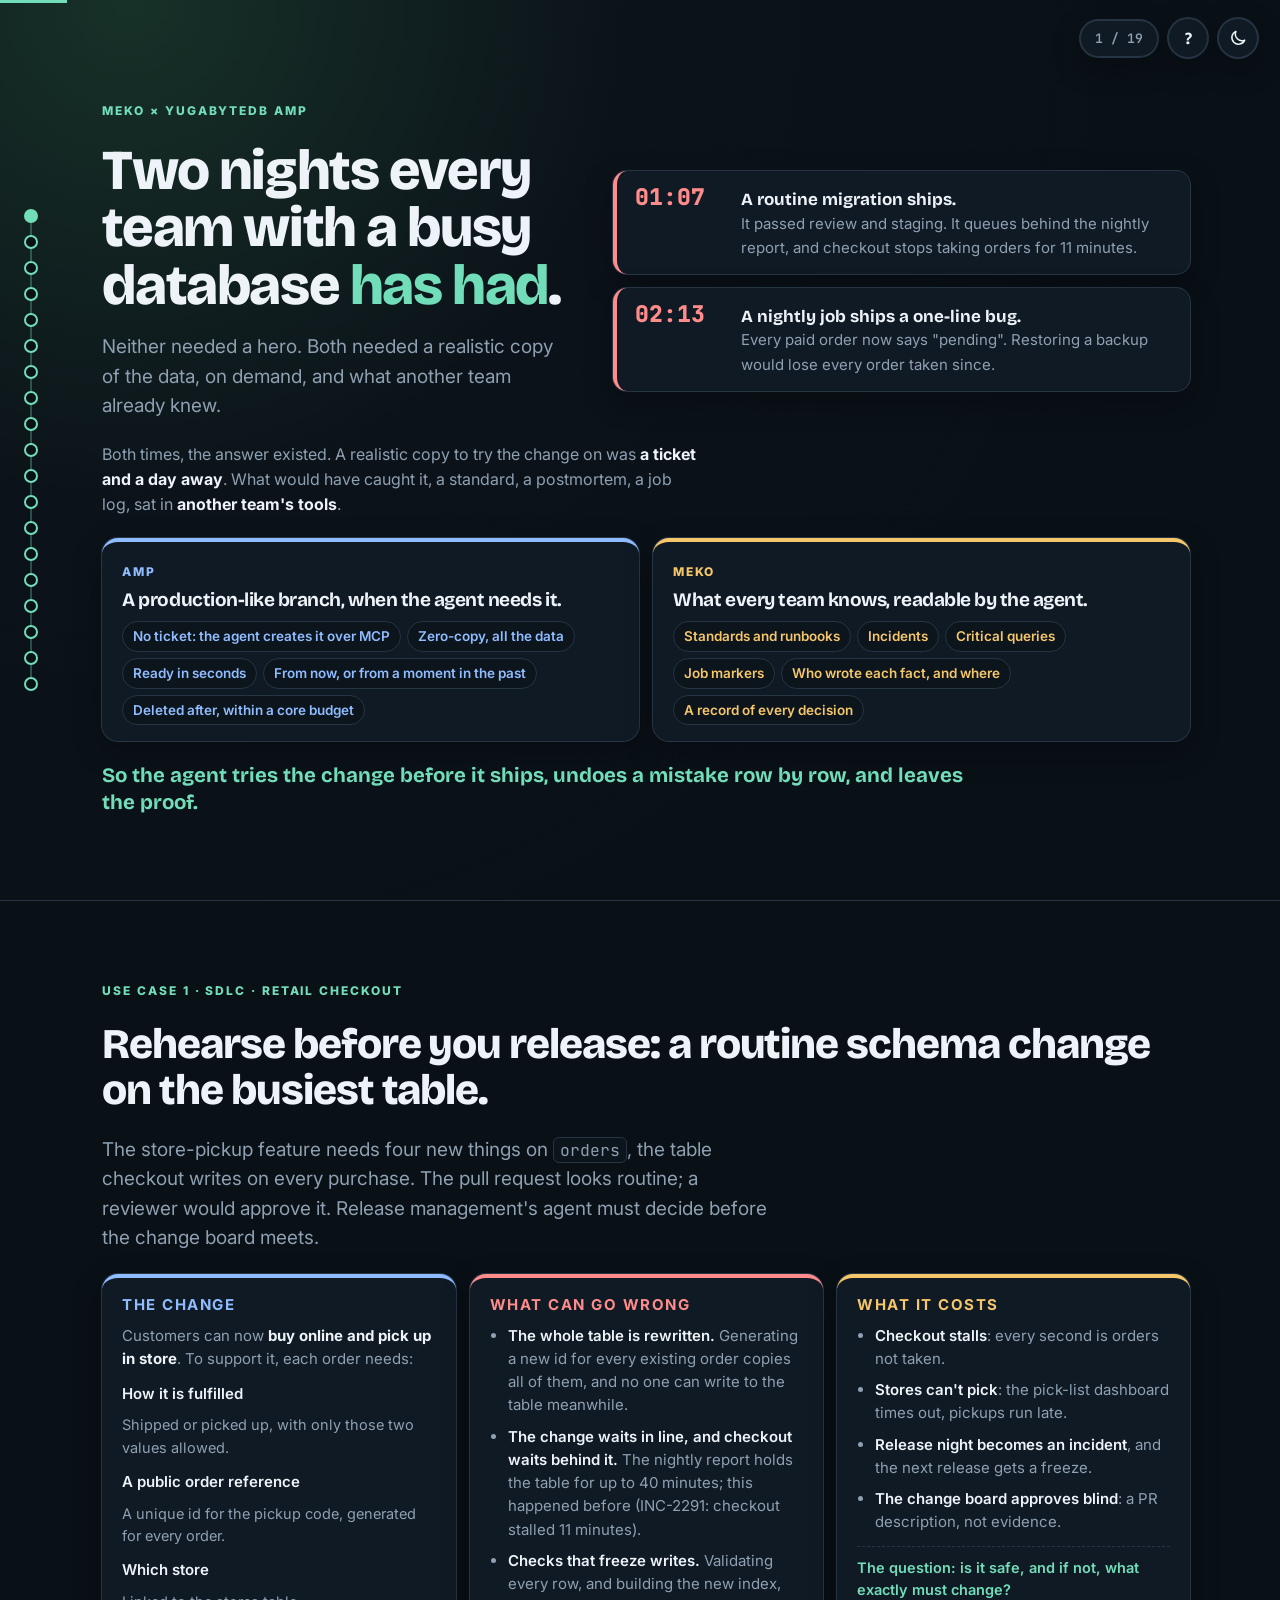
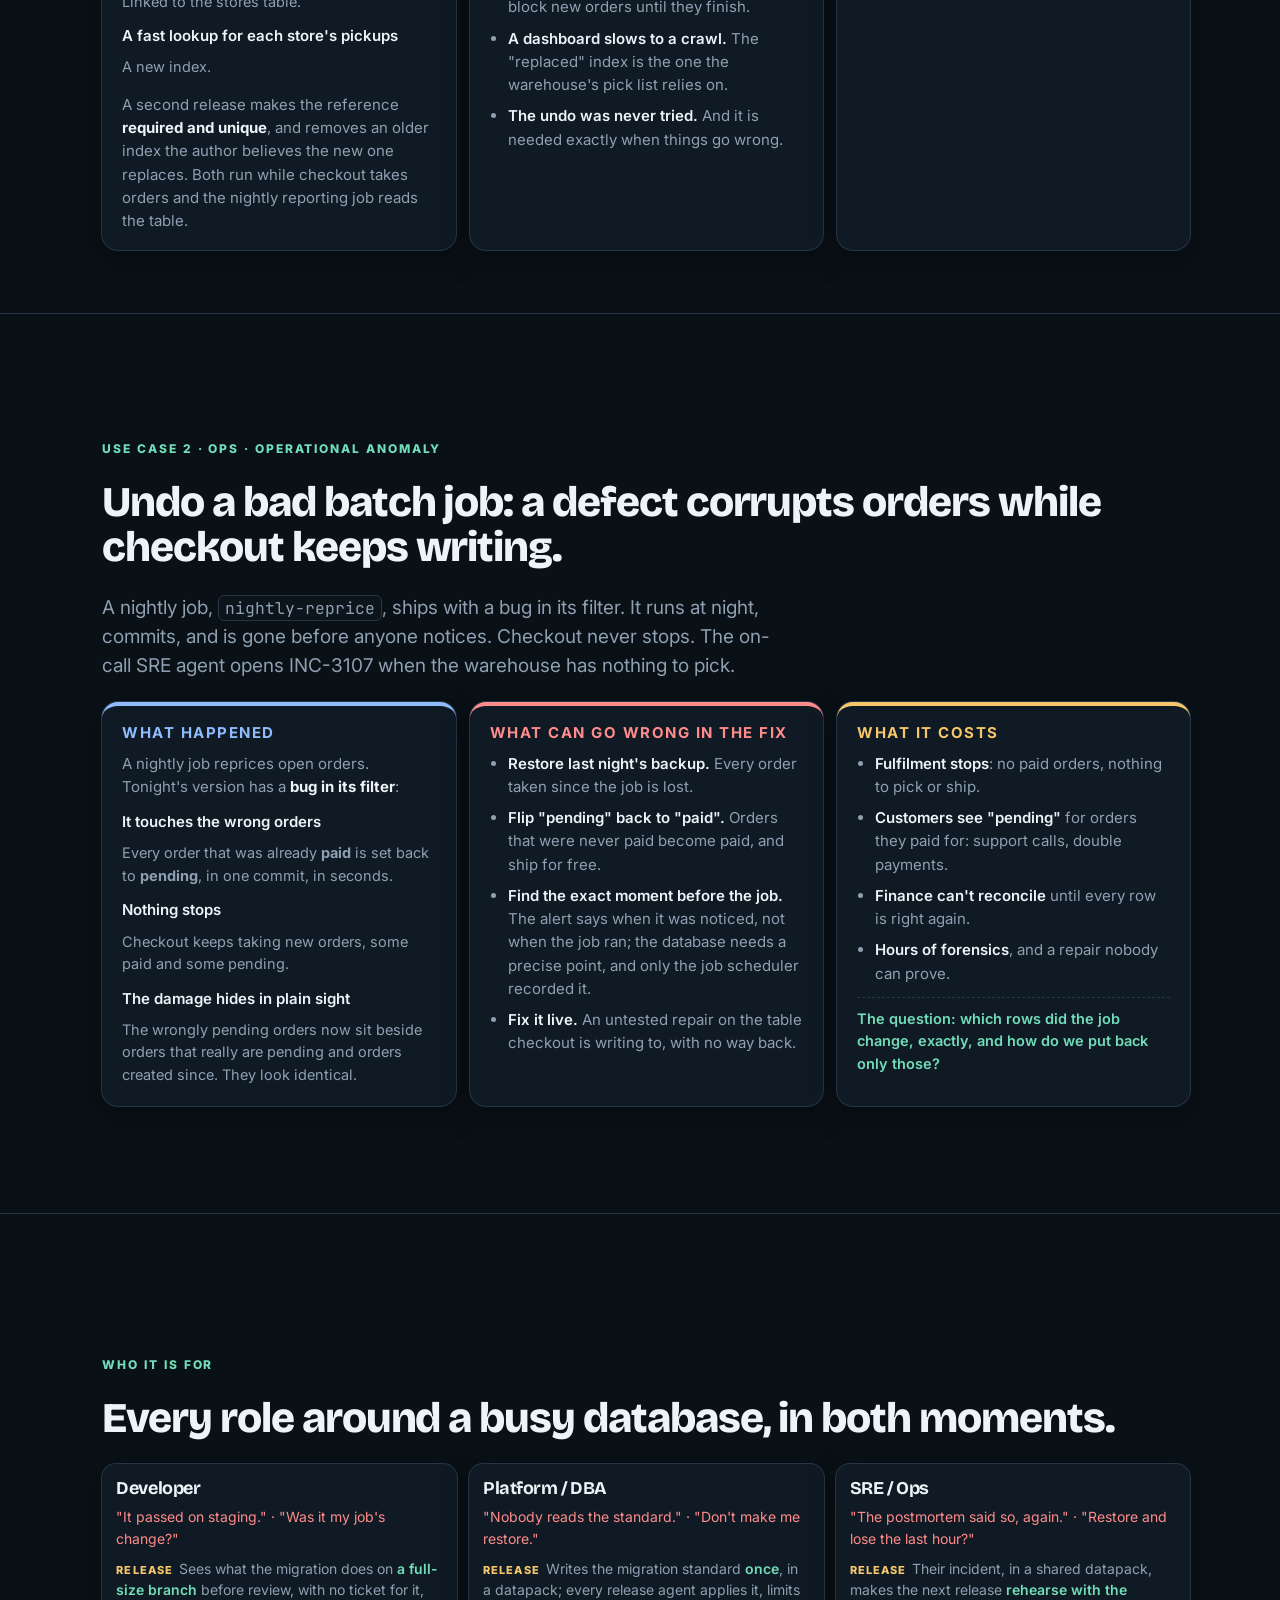
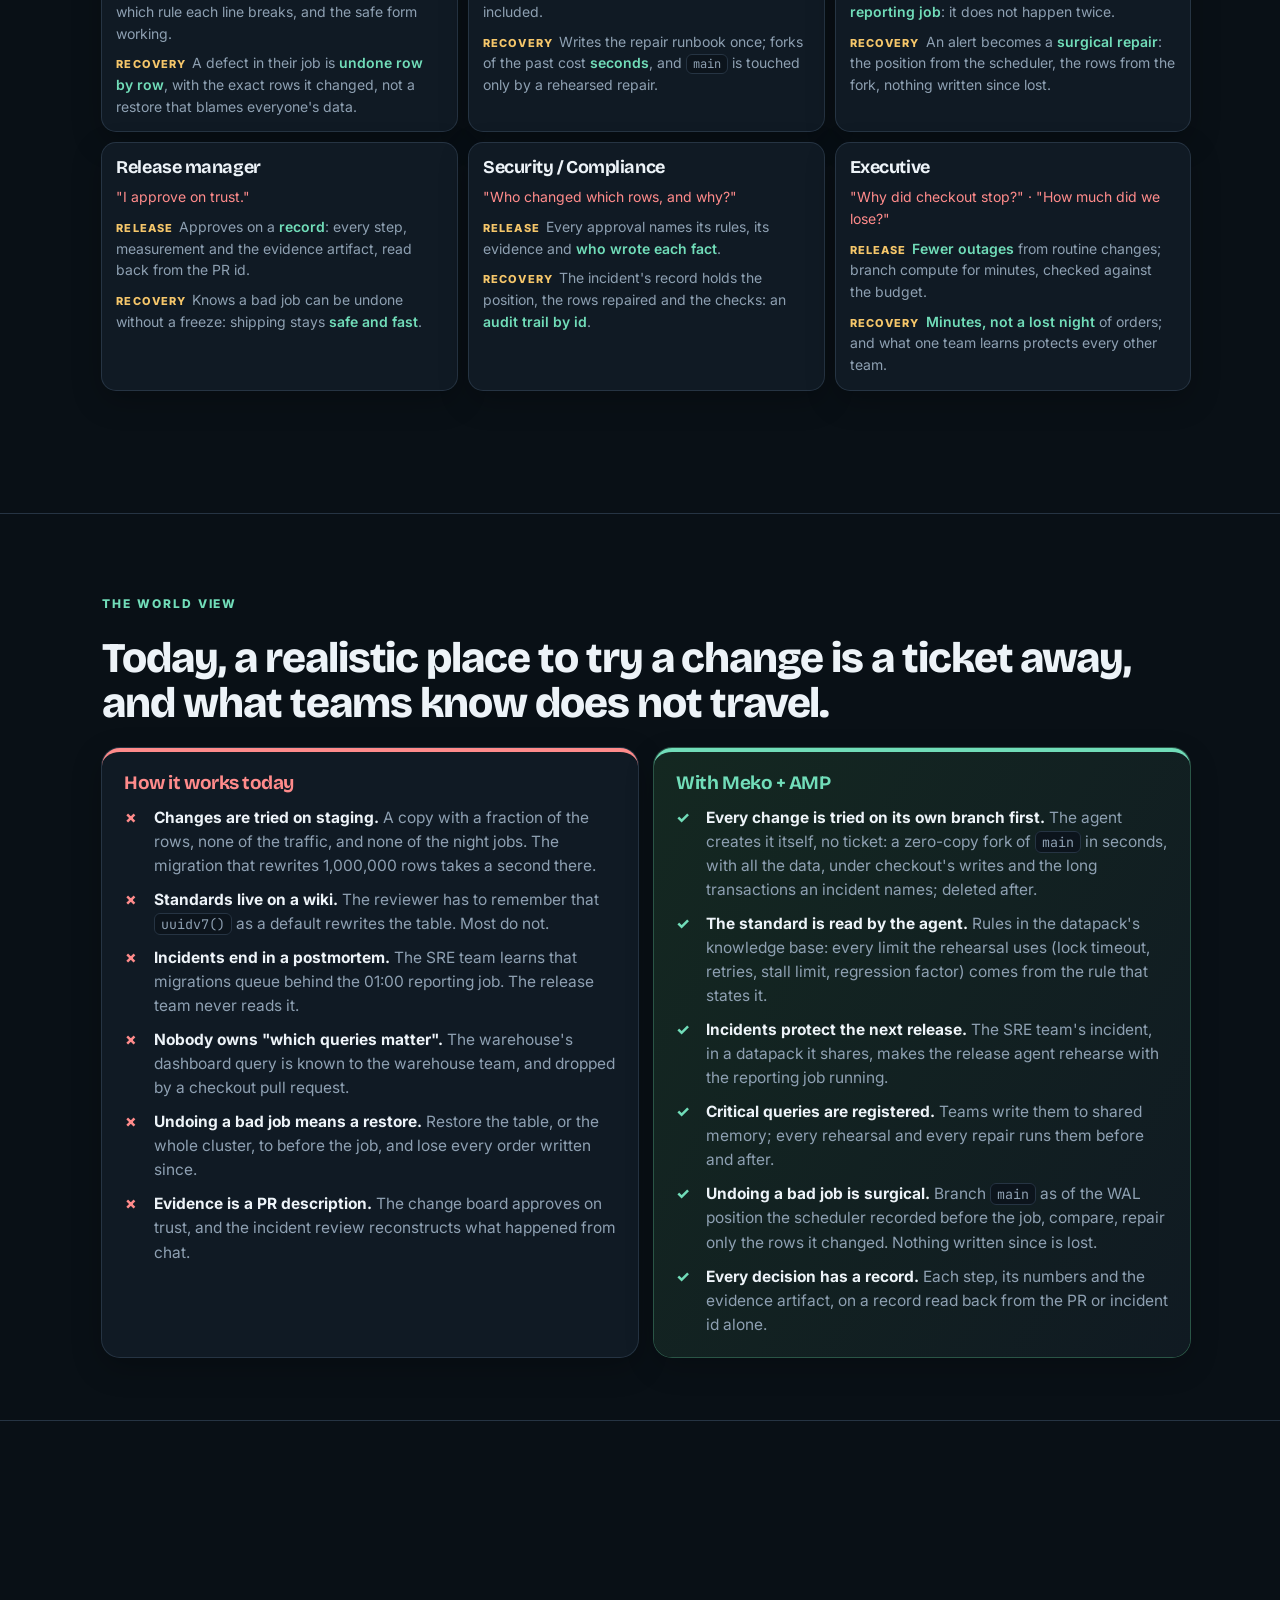
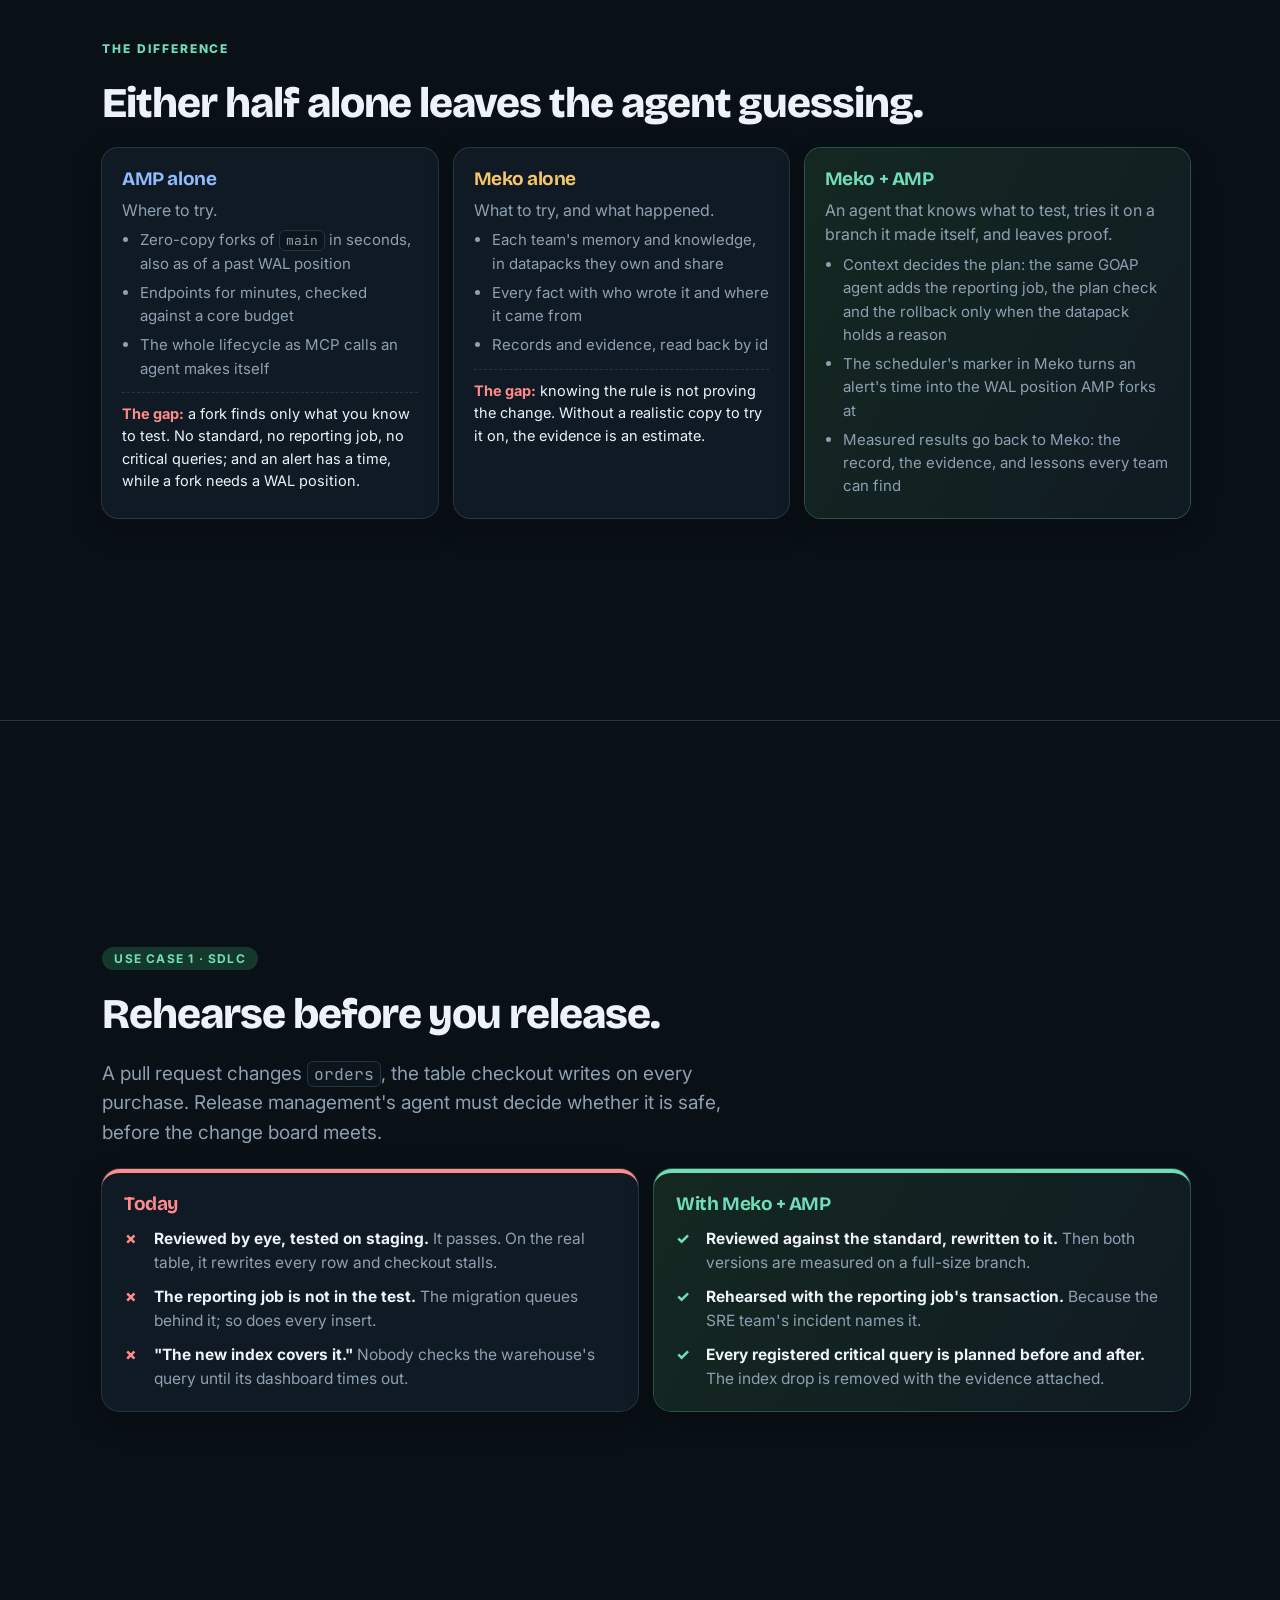
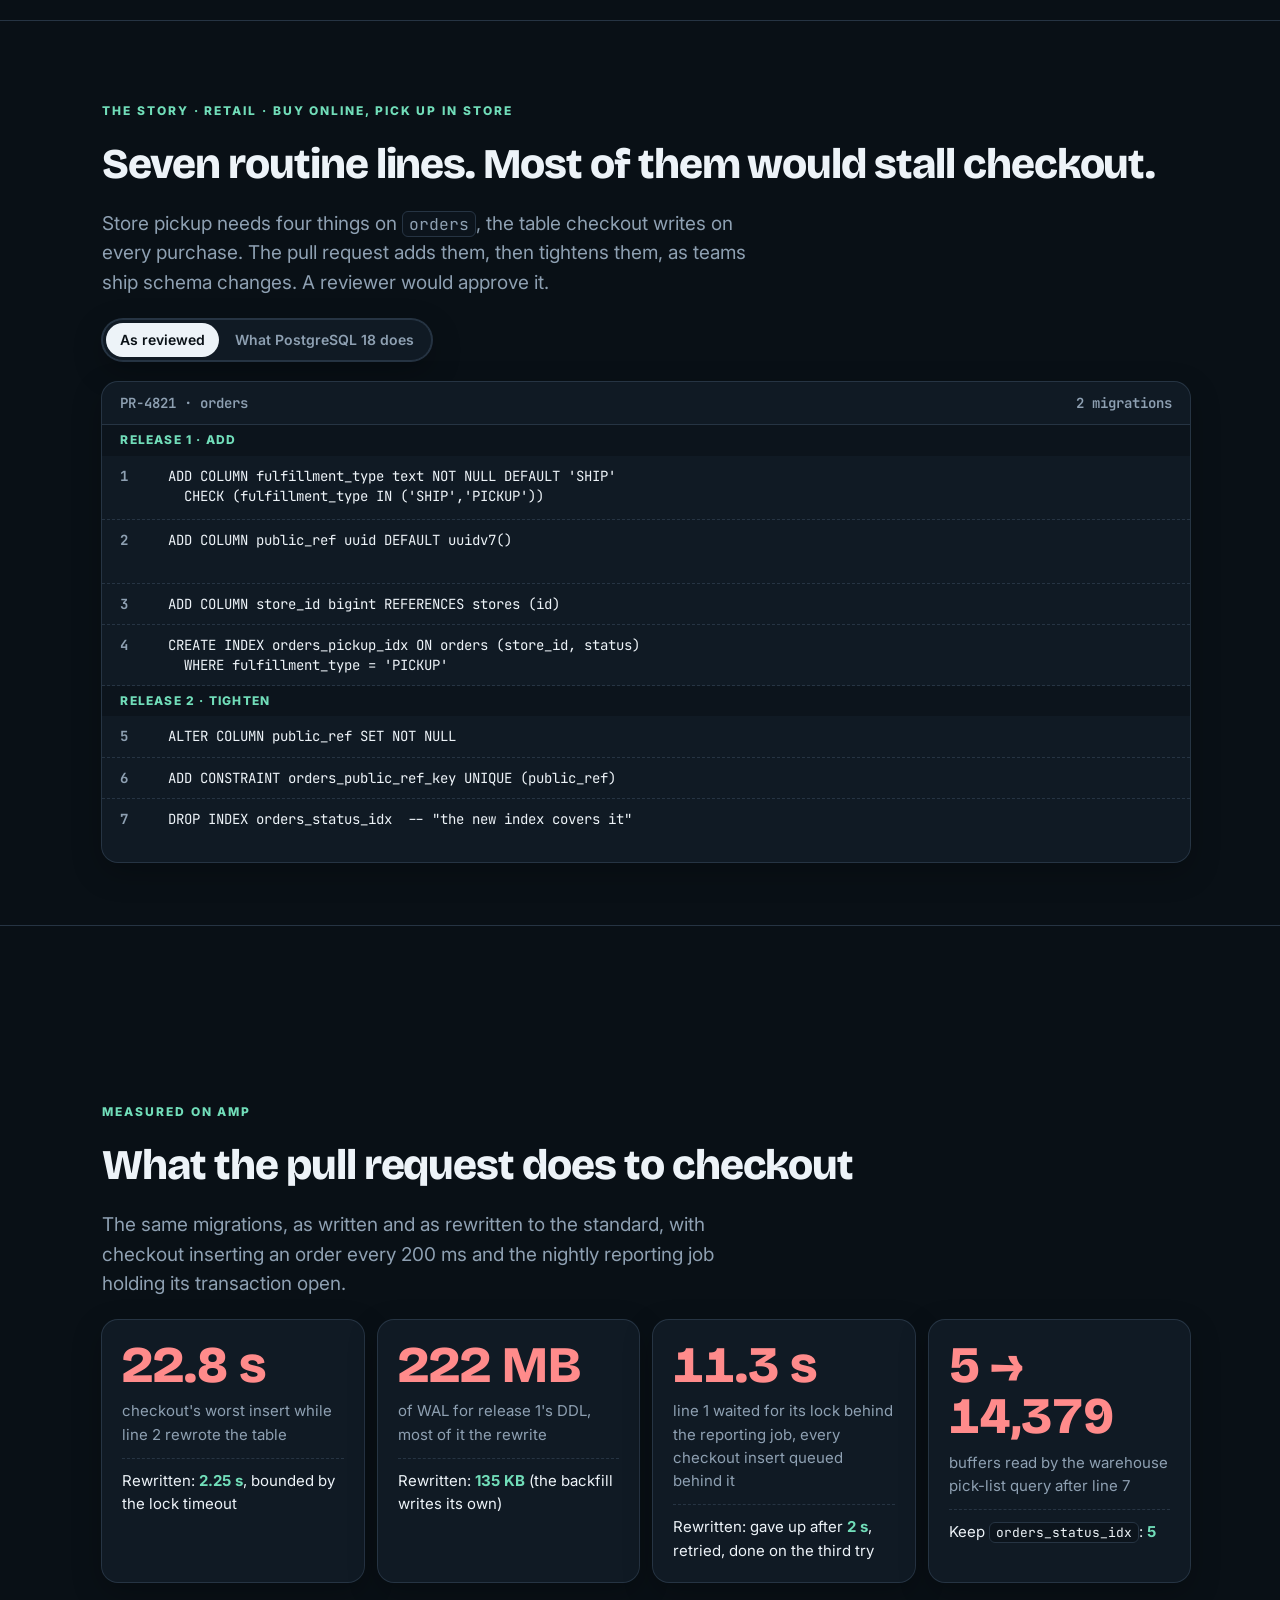
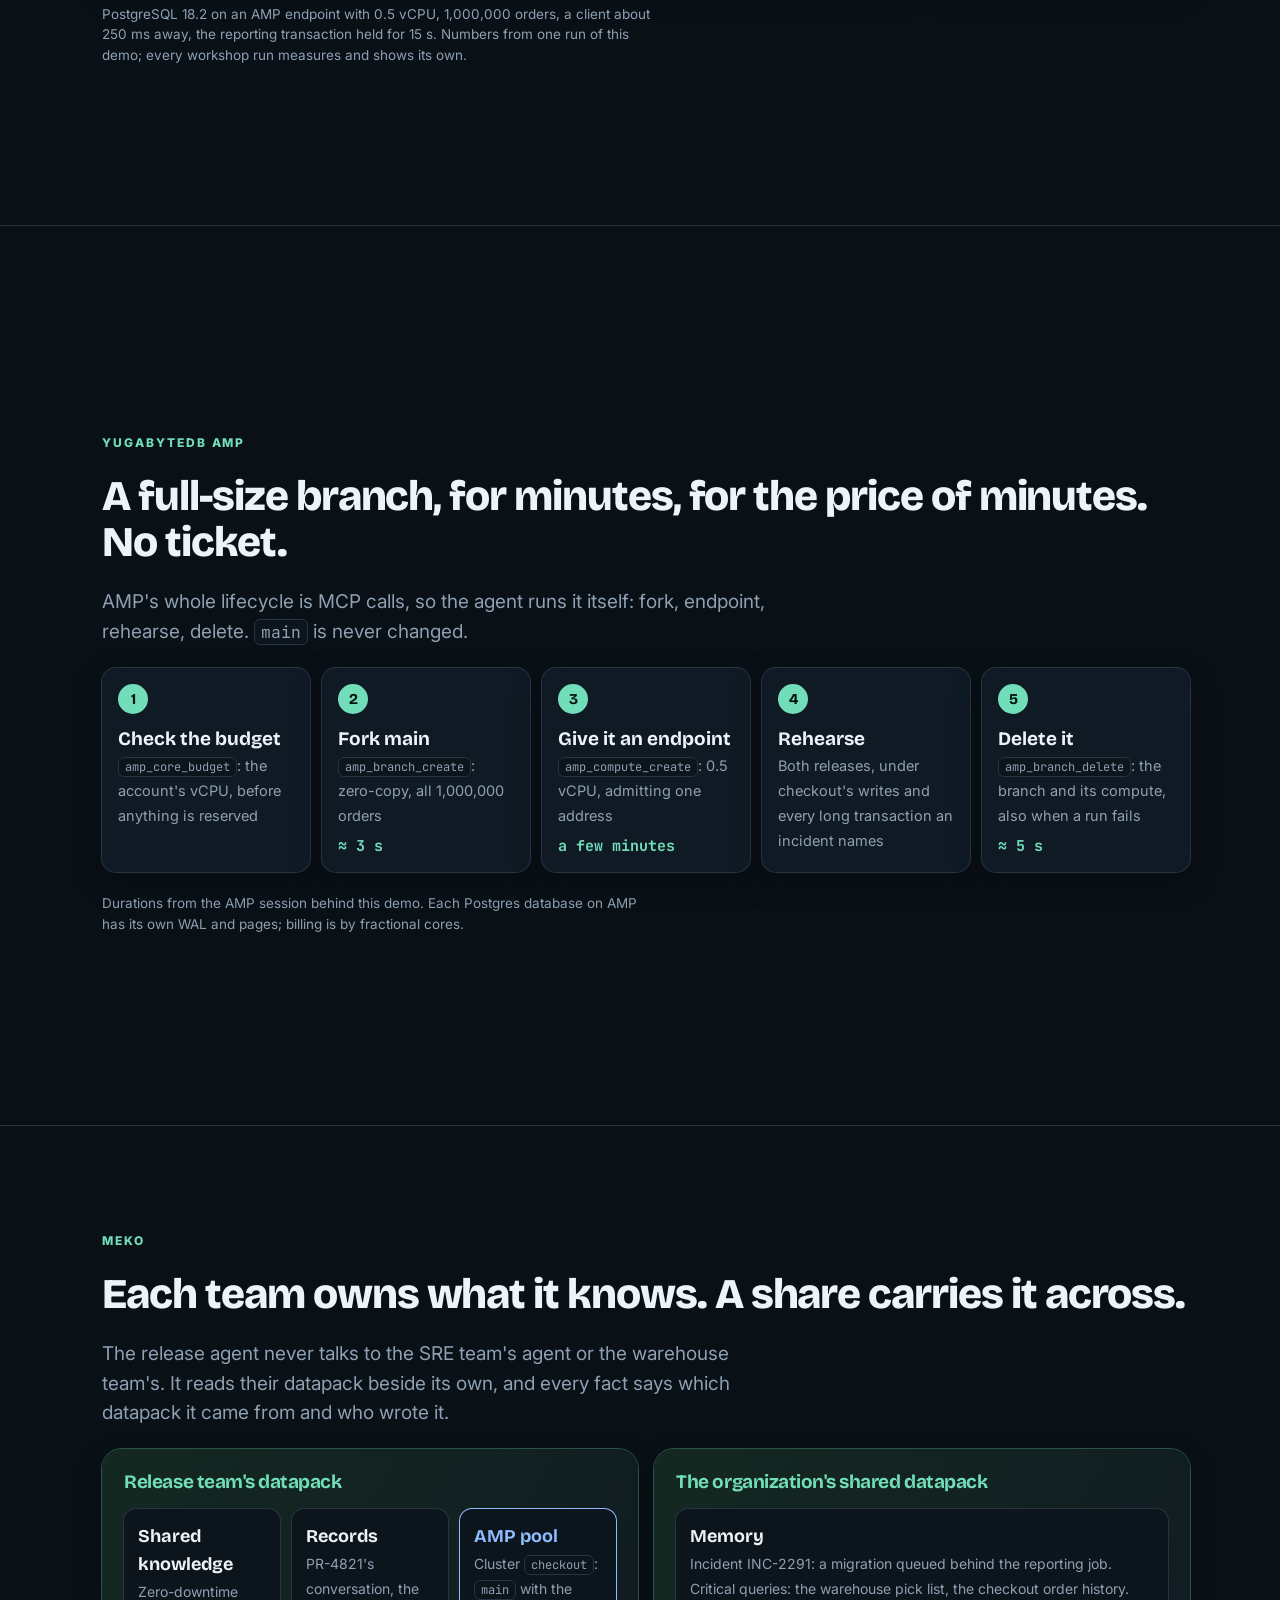
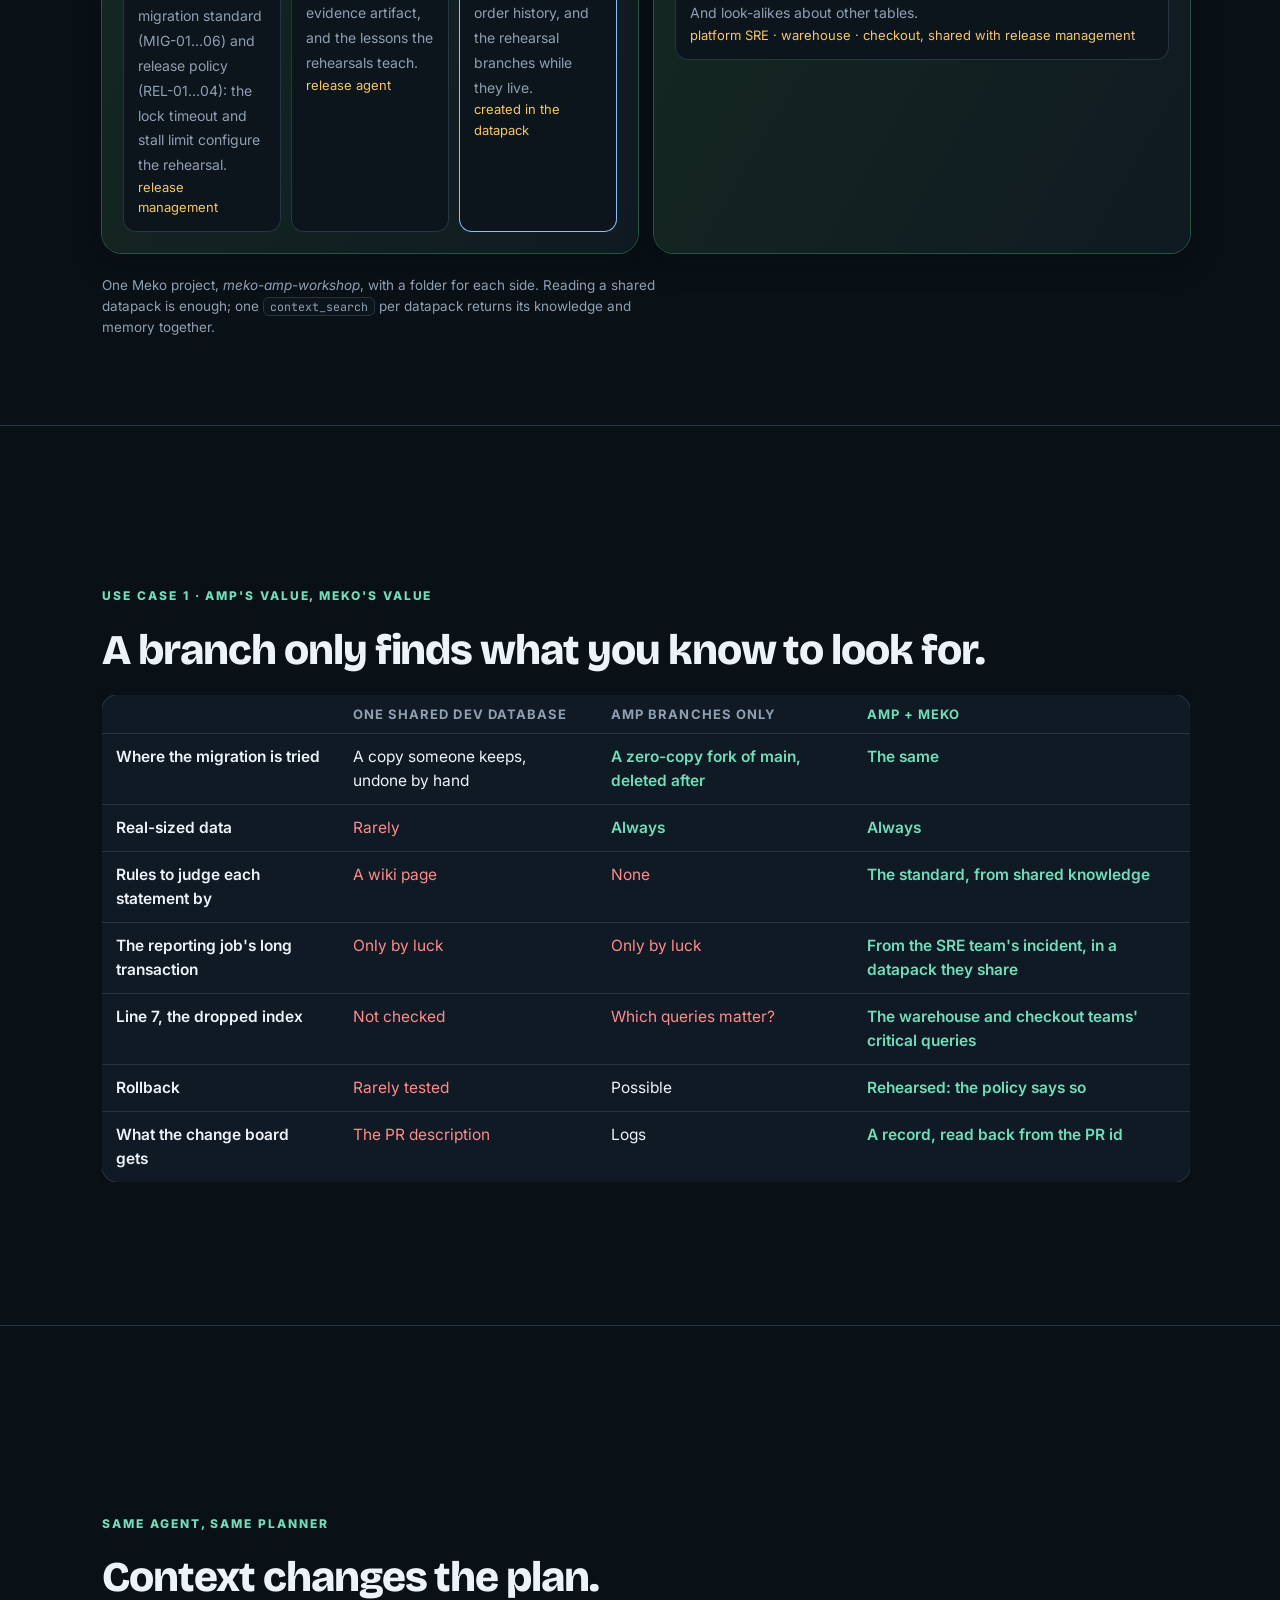
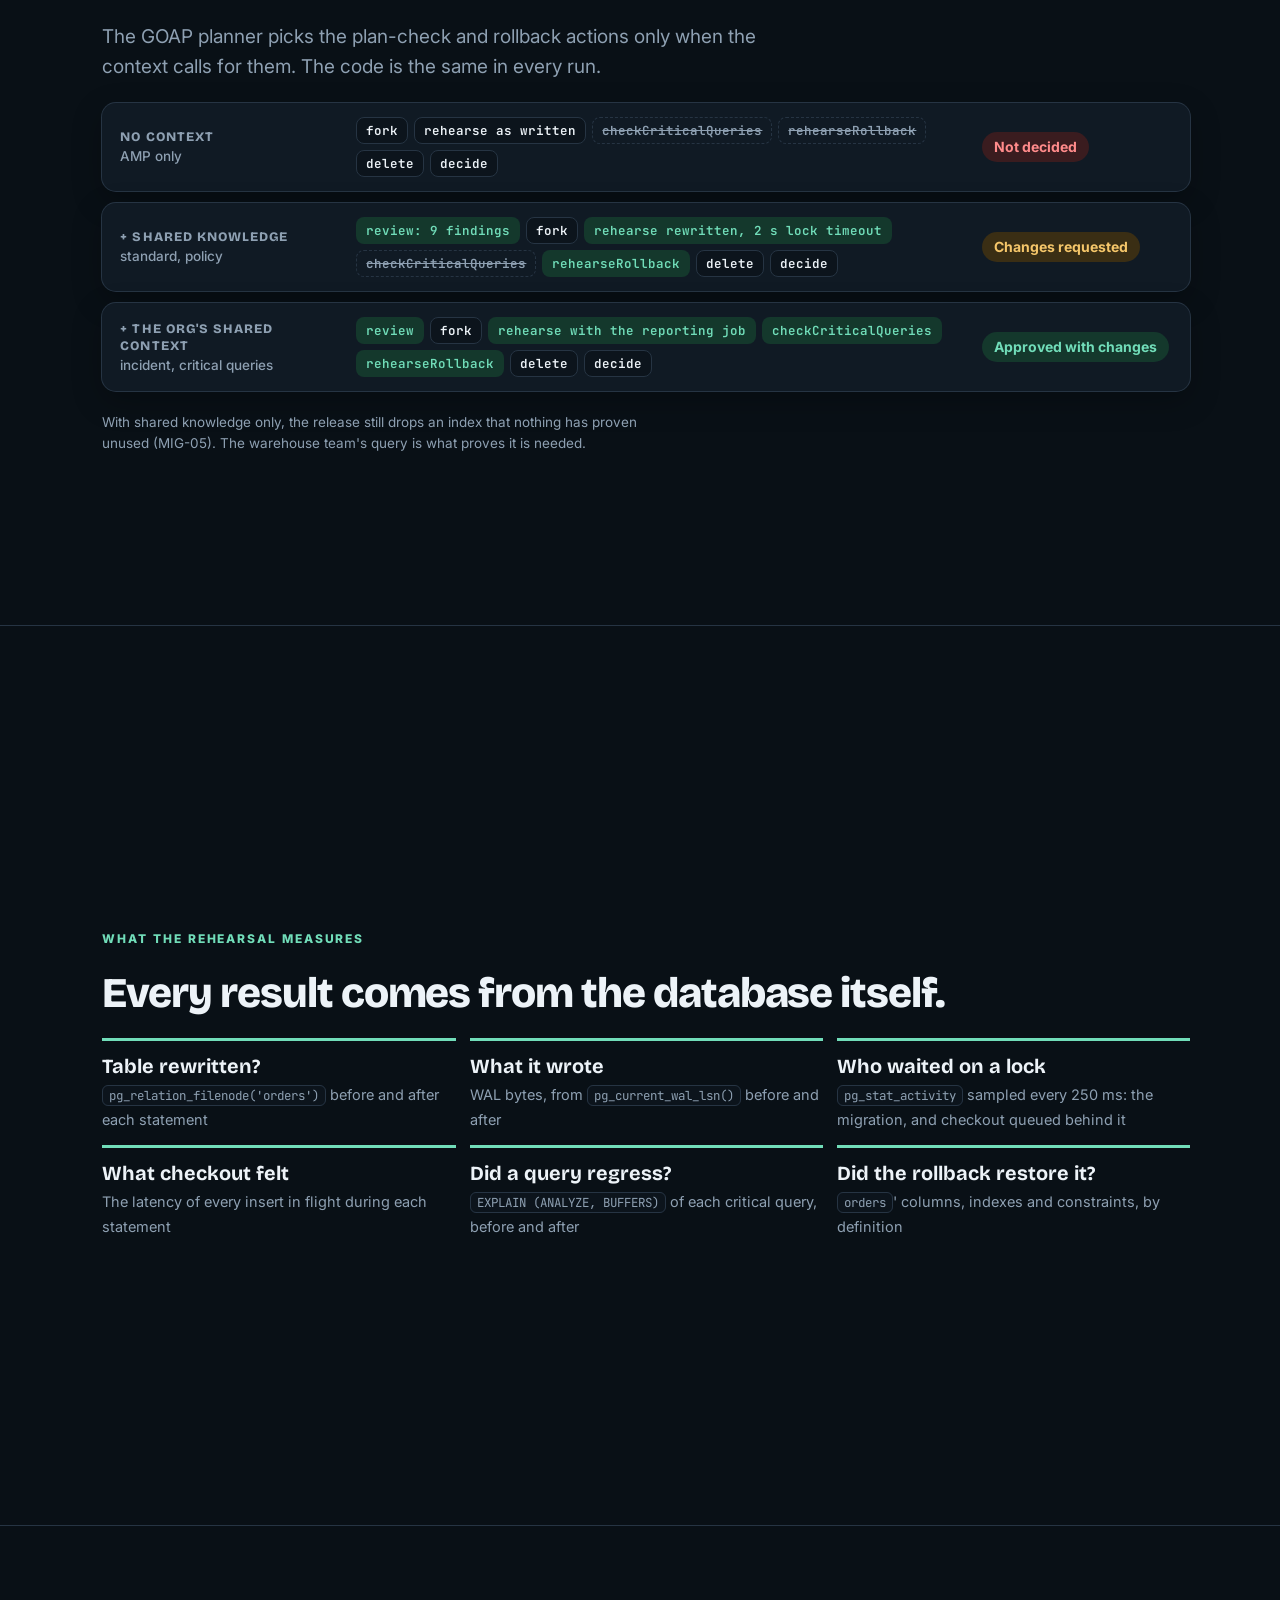
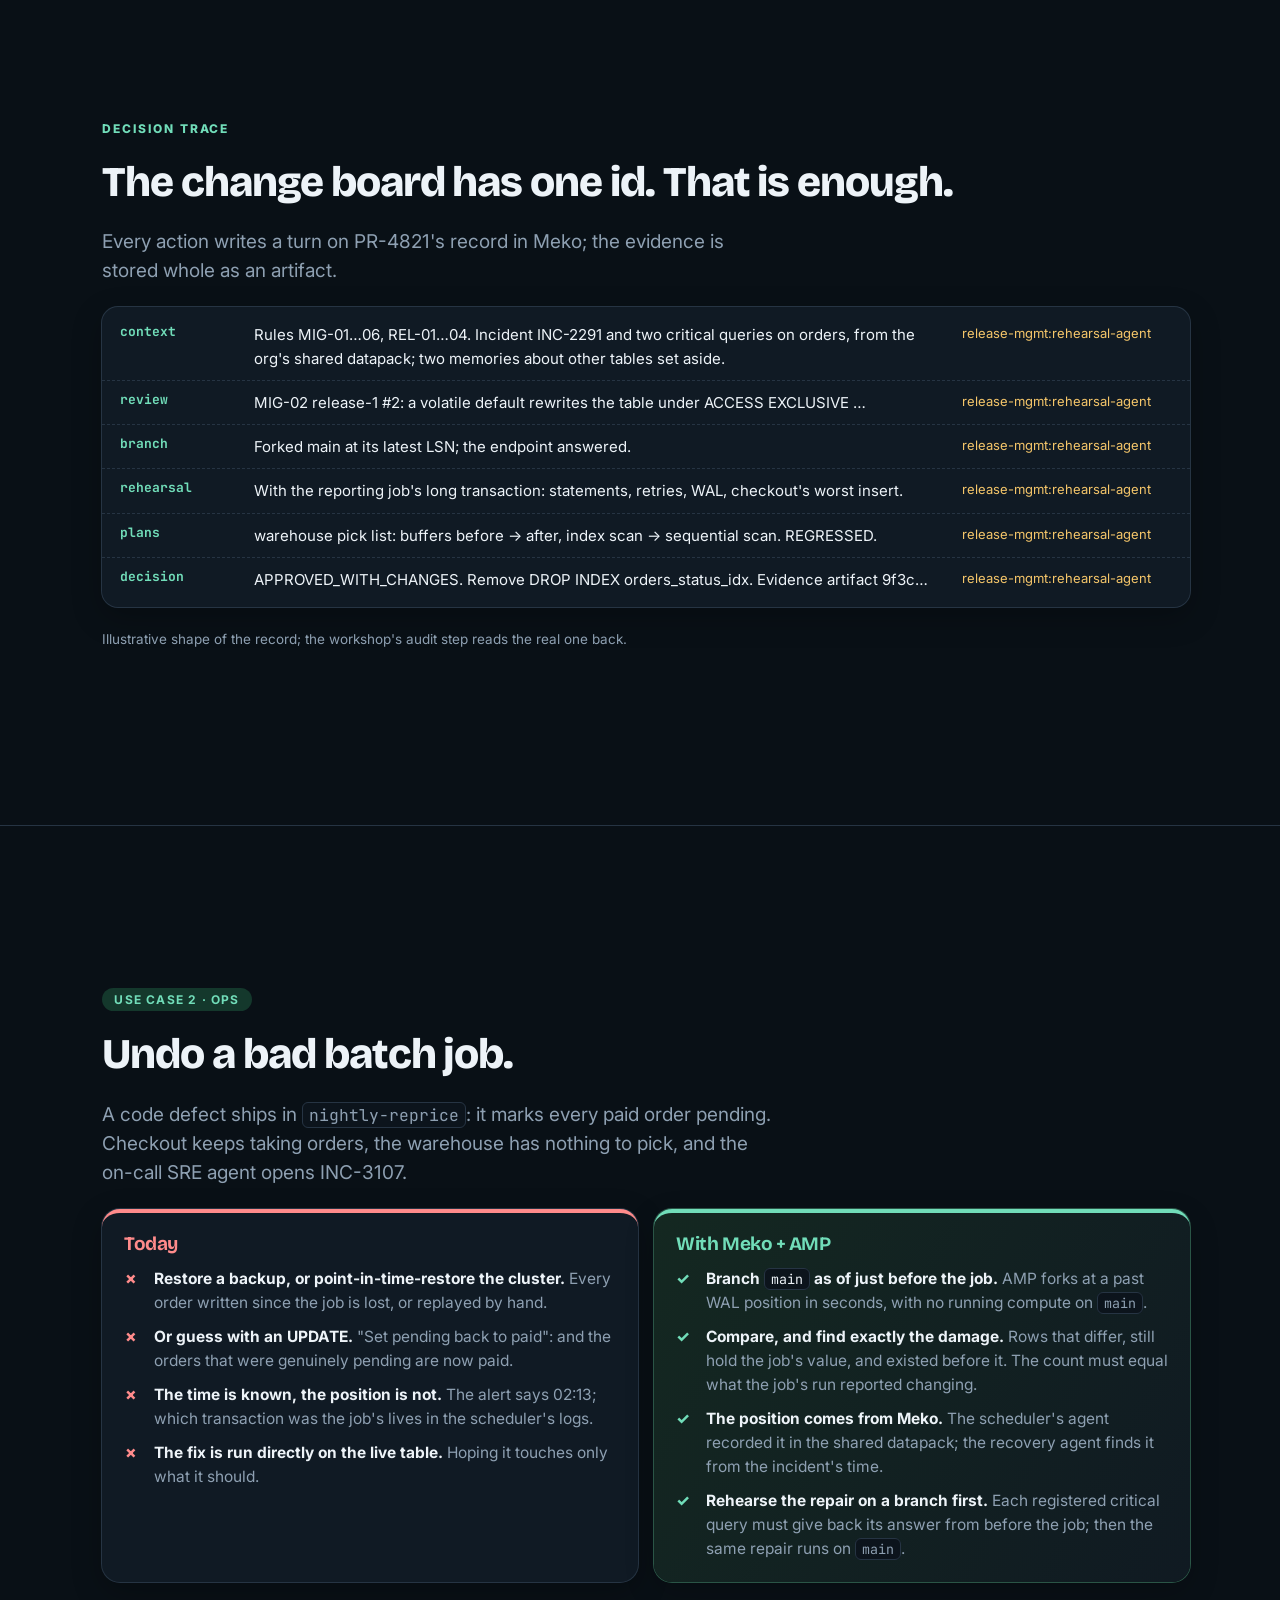
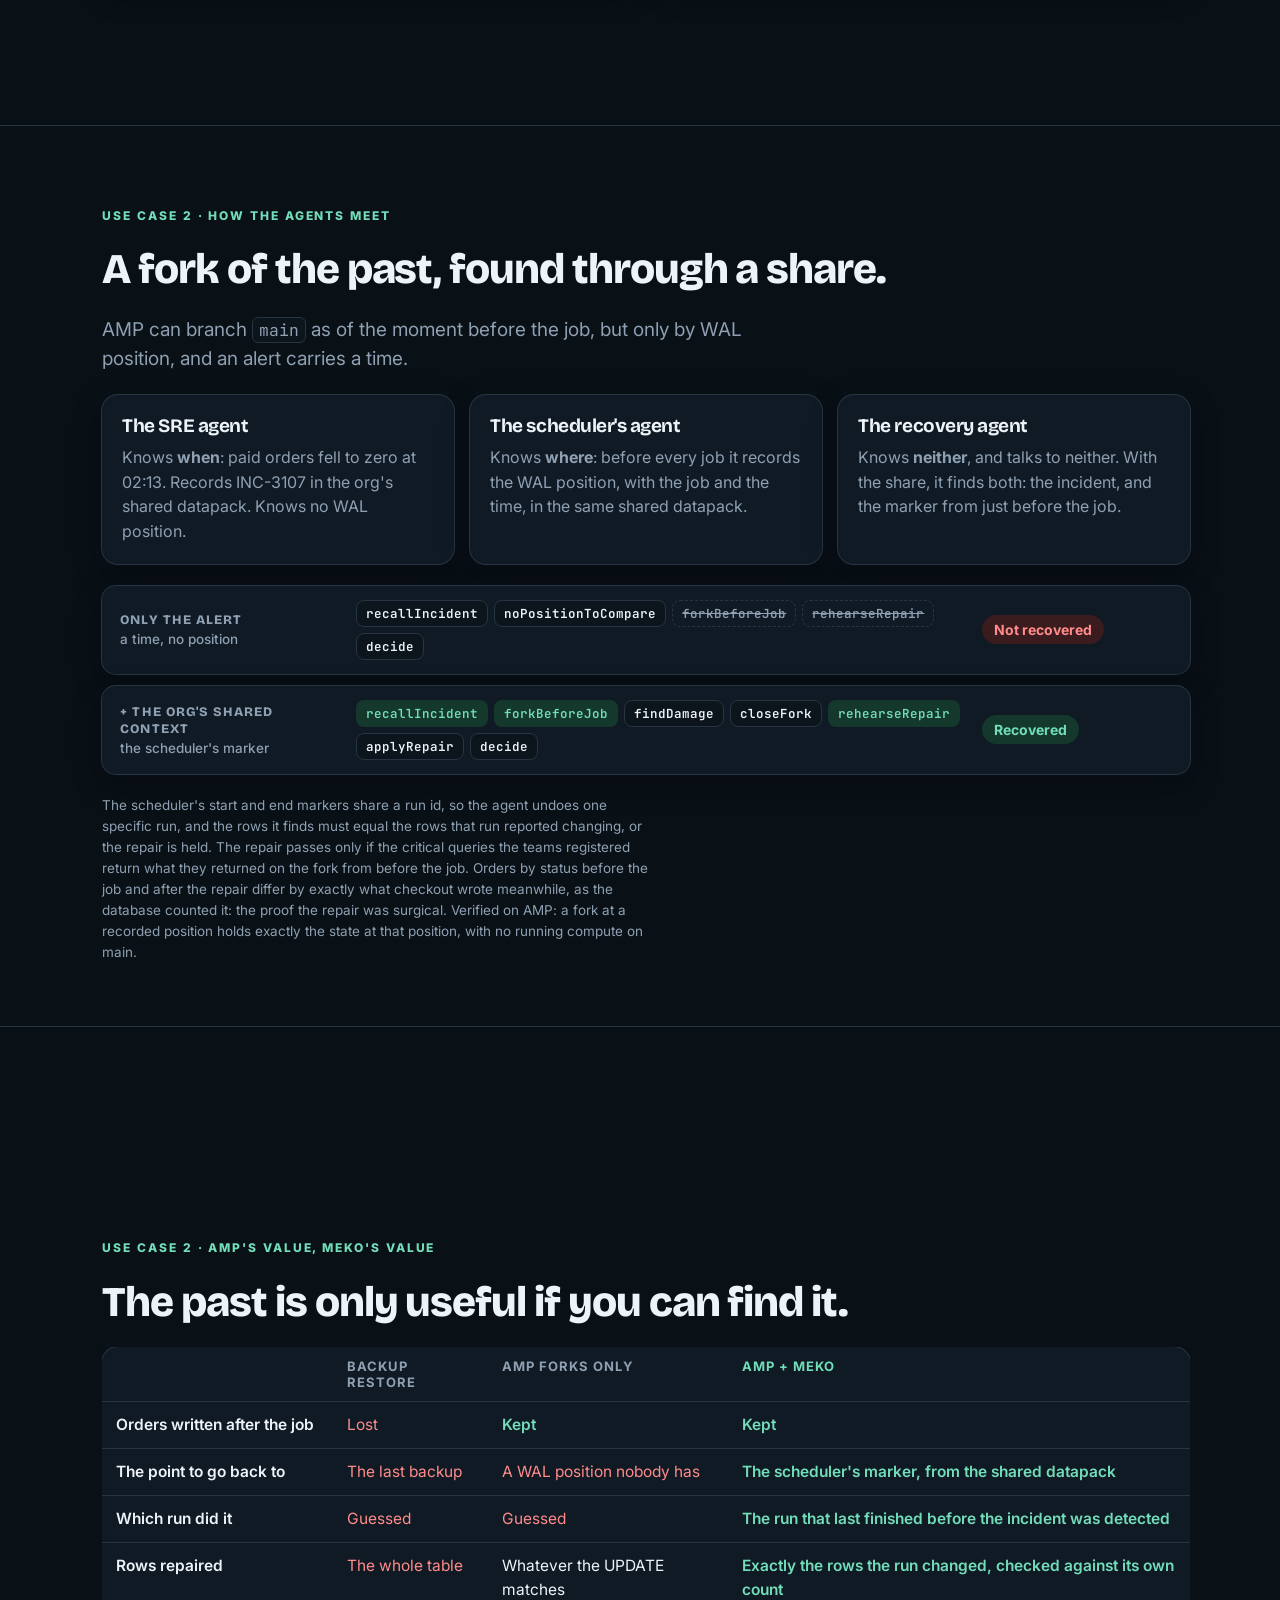
<file: release-ctx-agent/assets/overview.html>
<!doctype html>
<html lang="en">
<head>
<meta charset="utf-8">
<meta name="viewport" content="width=device-width, initial-scale=1">
<title>Rehearse Before You Release</title>
<meta name="description" content="Meko and YugabyteDB AMP: a release agent creates a full-size branch on AMP, rehearses a pull request's migrations under checkout's writes, and decides with the context other teams left in Meko. The story, what was measured, and what it means for developers, platform teams and release managers.">
<link rel="preconnect" href="https://fonts.googleapis.com">
<link rel="preconnect" href="https://fonts.gstatic.com" crossorigin>
<link href="https://fonts.googleapis.com/css2?family=Bricolage+Grotesque:opsz,wght@12..96,500..800&family=Inter:wght@400;500;600;700&family=JetBrains+Mono:wght@400;600&display=swap" rel="stylesheet">
<style>
/* ------------------------------------------------------------------ theme tokens: the demo app's palette */
:root {
  --bg: #091016; --panel: #101a24; --panel-2: #0c141c; --ink: #edf3f8; --muted: #8ea0b2; --rule: #263443;
  --thread: #71ddb9; --thread-ink: #06130f; --thread-soft: #14382c; --loss: #ff8b8b; --loss-soft: #3a1c1f;
  --ask: #f5c66a; --ask-soft: #3a2e14; --blue: #8fbcff; --blue-soft: #16263d;
  --shadow: 0 0 0 1px var(--rule), 0 10px 30px rgba(0, 0, 0, .25);
  --glow: radial-gradient(circle at 10% 0, #173128 0, #0b1219 35%, #091016 75%);
  --accent-panel: linear-gradient(120deg, #142821, #101a22); --accent-edge: #2a5546;
  --display: "Bricolage Grotesque", system-ui, -apple-system, "Segoe UI", sans-serif;
  --body: "Inter", system-ui, -apple-system, "Segoe UI", sans-serif;
  --mono: "JetBrains Mono", ui-monospace, SFMono-Regular, Menlo, monospace;
  color-scheme: dark;
}
:root[data-theme="light"] {
  --bg: #f2f6f5; --panel: #ffffff; --panel-2: #f6f9f8; --ink: #0e1a22; --muted: #536472; --rule: #d3dde2;
  --thread: #0f7a5c; --thread-ink: #ffffff; --thread-soft: #dcf3ea; --loss: #c2412d; --loss-soft: #fbe7e3;
  --ask: #a15c07; --ask-soft: #fcefd9; --blue: #2d5fb3; --blue-soft: #e3ecfa;
  --shadow: 0 0 0 1px var(--rule), 0 8px 24px rgba(14, 26, 34, .05);
  --glow: radial-gradient(circle at 10% 0, #dff1ea 0, #eef4f2 35%, #f2f6f5 75%);
  --accent-panel: linear-gradient(120deg, #e3f4ed, #f3faf7); --accent-edge: #9fd3bf;
  color-scheme: light;
}

/* ------------------------------------------------------------------ base */
* { box-sizing: border-box; }
html { scroll-behavior: smooth; }
@media (min-width: 960px) and (min-height: 680px) { html { scroll-snap-type: y proximity; } }
@media (prefers-reduced-motion: reduce) { html { scroll-behavior: auto; } }
body { margin: 0; background: var(--glow) fixed, var(--bg); color: var(--ink); font: 400 clamp(16px, 1.05vw, 19px)/1.55 var(--body); -webkit-font-smoothing: antialiased; }
h1, h2, h3 { font-family: var(--display); margin: 0; letter-spacing: -0.025em; }
h1 { font-size: clamp(40px, 5.4vw, 84px); line-height: 1.02; font-weight: 800; }
h2 { font-size: clamp(30px, 3.3vw, 52px); line-height: 1.08; font-weight: 800; }
h3 { font-size: clamp(19px, 1.45vw, 24px); line-height: 1.15; font-weight: 700; }
p { margin: 0; max-width: 62ch; }
code { font: 0.86em var(--mono); background: var(--panel-2); border: 1px solid var(--rule); border-radius: 6px; padding: 1px 6px; }
:focus-visible { outline: 3px solid var(--thread); outline-offset: 3px; border-radius: 4px; }
button { font: inherit; color: inherit; }

/* ------------------------------------------------------------------ chrome */
.topbar { position: fixed; top: 18px; right: 22px; z-index: 10; display: flex; gap: 10px; align-items: center; }
.theme-btn { width: 40px; height: 40px; border-radius: 50%; display: grid; place-items: center; cursor: pointer; background: var(--panel); border: 1px solid var(--rule); box-shadow: var(--shadow); color: var(--ink); }
.theme-btn:hover { color: var(--thread); }
.theme-btn .moon { display: none; }
.theme-btn.dark .sun { display: none; } .theme-btn.dark .moon { display: block; }
.theme-btn.help { font: 700 17px var(--display); }
.counter.typing { color: var(--thread); }
.counter { padding: 9px 14px; border-radius: 999px; background: var(--panel); border: 1px solid var(--rule); box-shadow: var(--shadow); font: 600 13px var(--mono); color: var(--muted); font-variant-numeric: tabular-nums; }
.rail { position: fixed; left: 24px; top: 50%; transform: translateY(-50%); z-index: 5; display: flex; flex-direction: column; gap: 12px; }
.rail::before { content: ""; position: absolute; left: 6px; top: 6px; bottom: 6px; width: 2px; background: var(--thread); opacity: .3; }
.rail a { position: relative; display: block; width: 14px; height: 14px; border-radius: 50%; background: var(--bg); border: 2px solid var(--thread); }
.rail a.on { background: var(--thread); }
.rail a span { position: absolute; left: 24px; top: -4px; white-space: nowrap; font-size: 13px; color: var(--muted); opacity: 0; transition: opacity .15s; pointer-events: none; }
.rail a:hover span, .rail a:focus-visible span { opacity: 1; }
@media (max-width: 960px) { .rail { display: none; } .topbar { top: 10px; right: 10px; } }
.progress { position: fixed; top: 0; left: 0; right: 0; height: 3px; z-index: 11; }
.progress i { display: block; height: 100%; width: 0; background: var(--thread); transition: width .3s ease-out; }
:root.focus { scroll-snap-type: none; }
.focus .rail, .focus .topbar > :not(.counter) { display: none; }
.focus .topbar { top: auto; bottom: 14px; right: 18px; opacity: .6; }
.focus section:not(.current) { display: none; }
.keys { background: var(--panel); color: var(--ink); border: 1px solid var(--rule); border-radius: 16px; box-shadow: var(--shadow); padding: 22px 24px; max-width: min(440px, calc(100vw - 32px)); }
.keys::backdrop { background: rgba(0, 0, 0, .5); }
.keys h3 { margin-bottom: 14px; }
.keys dl { display: grid; grid-template-columns: auto minmax(0, 1fr); gap: 10px 18px; margin: 0; }
.keys dd { margin: 0; font-size: 15px; color: var(--muted); }
.keys form { margin-top: 18px; text-align: right; }
.keys form button { border: 1px solid var(--rule); background: var(--panel-2); border-radius: 999px; padding: 6px 16px; cursor: pointer; font-size: 14px; font-weight: 600; }

/* ------------------------------------------------------------------ slides */
section { min-height: 100vh; scroll-snap-align: start; padding: clamp(70px, 9vh, 110px) clamp(18px, 7vw, 130px) clamp(48px, 7vh, 90px) clamp(18px, 8vw, 150px); display: flex; flex-direction: column; justify-content: center; gap: clamp(18px, 2.4vh, 30px); }
section + section { border-top: 1px solid var(--rule); }
@media (max-width: 960px) { section { min-height: auto; } }
.eyebrow { color: var(--thread); font-weight: 800; font-size: 12px; text-transform: uppercase; letter-spacing: .16em; }
.lede { font-size: clamp(19px, 1.45vw, 25px); color: var(--muted); max-width: 56ch; }
.quote { font: 700 clamp(19px, 1.6vw, 26px)/1.3 var(--display); color: var(--thread); max-width: 40ch; }
.hint { font-size: 14px; color: var(--muted); }
.card { background: var(--panel); border-radius: 16px; padding: 20px; box-shadow: var(--shadow); min-width: 0; }
.grid2 { display: grid; grid-template-columns: repeat(2, minmax(0, 1fr)); gap: 16px; }
.grid3 { display: grid; grid-template-columns: repeat(3, minmax(0, 1fr)); gap: 16px; }
.grid4 { display: grid; grid-template-columns: repeat(4, minmax(0, 1fr)); gap: 14px; }
@media (max-width: 1100px) { .grid4 { grid-template-columns: repeat(2, minmax(0, 1fr)); } .grid3 { grid-template-columns: minmax(0, 1fr); } }
@media (max-width: 700px) { .grid2, .grid4 { grid-template-columns: minmax(0, 1fr); } }

/* the pull request */
.pr { background: var(--panel); border-radius: 16px; box-shadow: var(--shadow); overflow: hidden; max-width: 1150px; }
.pr .head { display: flex; justify-content: space-between; gap: 12px; padding: 12px 18px; border-bottom: 1px solid var(--rule); font: 600 14px var(--mono); color: var(--muted); }
.pr .line { display: grid; grid-template-columns: 34px minmax(0, 1fr) minmax(0, 360px); gap: 14px; align-items: baseline; padding: 9px 18px; border-bottom: 1px dashed var(--rule); }
.pr .line:last-child { border-bottom: 0; }
.pr .n { font: 700 14px var(--mono); color: var(--muted); }
.pr pre { margin: 0; font: 14px/1.45 var(--mono); white-space: pre-wrap; color: var(--ink); }
.pr .rel { padding: 6px 18px; font-size: 12px; font-weight: 800; letter-spacing: .1em; text-transform: uppercase; color: var(--thread); background: var(--panel-2); }
.trap { font-size: 14.5px; color: var(--muted); opacity: 0; transition: opacity .3s; }
.trap b { color: var(--loss); }
.reveal .trap { opacity: 1; }
@media (max-width: 900px) { .pr .line { grid-template-columns: 28px minmax(0, 1fr); } .trap { grid-column: 2; } }
.toggle { display: inline-flex; padding: 3px; gap: 2px; border-radius: 999px; background: var(--panel); border: 1px solid var(--rule); box-shadow: var(--shadow); align-self: flex-start; }
.toggle button { border: 0; background: transparent; padding: 6px 14px; border-radius: 999px; cursor: pointer; font-size: 14px; font-weight: 600; color: var(--muted); }
.toggle button[aria-pressed="true"] { background: var(--ink); color: var(--bg); }

/* numbers */
.big { font: 800 clamp(38px, 4vw, 64px)/1 var(--display); font-variant-numeric: tabular-nums; }
.big.bad { color: var(--loss); } .big.good { color: var(--thread); }
.stat .what { font-size: 15px; color: var(--muted); margin-top: 8px; }
.stat .then { margin-top: 12px; padding-top: 10px; border-top: 1px dashed var(--rule); font-size: 15px; }
.stat .then b { color: var(--thread); }
.note { font-size: 13.5px; color: var(--muted); }

/* lifecycle */
.life { display: grid; grid-template-columns: repeat(5, minmax(0, 1fr)); gap: 12px; counter-reset: s; }
.life > div { counter-increment: s; background: var(--panel); border-radius: 14px; padding: 16px; box-shadow: var(--shadow); position: relative; }
.life > div::before { content: counter(s); display: grid; place-items: center; width: 30px; height: 30px; border-radius: 50%; background: var(--thread); color: var(--thread-ink); font: 700 15px var(--display); margin-bottom: 10px; }
.life b { font-family: var(--display); font-size: 19px; display: block; }
.life span { font-size: 14.5px; color: var(--muted); }
.life code { font-size: 12px; }
.life .t { display: block; margin-top: 8px; font: 700 15px var(--mono); color: var(--thread); }
@media (max-width: 1100px) { .life { grid-template-columns: repeat(2, minmax(0, 1fr)); } }

/* datapack picture */
.pack { background: var(--accent-panel); border-radius: 20px; padding: 22px; box-shadow: 0 0 0 1px var(--accent-edge), 0 10px 30px rgba(0, 0, 0, .2); }
.pack h3 { color: var(--thread); }
.pack .stores { display: grid; grid-template-columns: repeat(4, minmax(0, 1fr)); gap: 12px; margin-top: 16px; }
.pack .store { background: var(--panel-2); box-shadow: 0 0 0 1px var(--rule); border-radius: 12px; padding: 14px; }
.pack .store b { display: block; font-family: var(--display); font-size: 18px; }
.pack .store span { font-size: 14px; color: var(--muted); }
.pack .store.amp { box-shadow: 0 0 0 1px var(--blue); }
.pack .store.amp b { color: var(--blue); }
.who { font-size: 13px; color: var(--ask); }
@media (max-width: 1100px) { .pack .stores { grid-template-columns: repeat(2, minmax(0, 1fr)); } }

/* comparison table */
table.cmp { width: 100%; border-collapse: separate; border-spacing: 0; background: var(--panel); border-radius: 16px; box-shadow: var(--shadow); overflow: hidden; font-size: 15.5px; }
table.cmp th, table.cmp td { padding: 11px 14px; border-bottom: 1px solid var(--rule); text-align: left; vertical-align: top; }
table.cmp tr:last-child td { border-bottom: 0; }
table.cmp th { font: 700 13px var(--body); text-transform: uppercase; letter-spacing: .08em; color: var(--muted); }
table.cmp th.meko { color: var(--thread); }
table.cmp td:first-child { font-weight: 600; }
table.cmp td.no { color: var(--loss); } table.cmp td.yes { color: var(--thread); font-weight: 600; }
.wrap-x { overflow-x: auto; }

/* plans */
.plans { display: flex; flex-direction: column; gap: 12px; }
.planrow { display: grid; grid-template-columns: 220px minmax(0, 1fr) 190px; gap: 16px; align-items: center; background: var(--panel); border-radius: 14px; padding: 14px 18px; box-shadow: var(--shadow); }
.planrow .lbl { font: 800 13px/1.3 var(--display); text-transform: uppercase; letter-spacing: .08em; color: var(--muted); }
.planrow .lbl small { display: block; text-transform: none; letter-spacing: 0; font: 500 13.5px var(--body); margin-top: 2px; }
.chips { display: flex; flex-wrap: wrap; gap: 6px; }
.chip { padding: 4px 9px; border-radius: 8px; font: 600 12.5px var(--mono); background: var(--panel-2); border: 1px solid var(--rule); white-space: nowrap; }
.chip.ctx { background: var(--thread-soft); color: var(--thread); border-color: transparent; }
.chip.skip { background: transparent; border-style: dashed; color: var(--muted); text-decoration: line-through; }
.verdict { justify-self: start; font-weight: 700; font-size: 14px; border-radius: 999px; padding: 4px 12px; }
.verdict.no { background: var(--loss-soft); color: var(--loss); } .verdict.mid { background: var(--ask-soft); color: var(--ask); } .verdict.ok { background: var(--thread-soft); color: var(--thread); }
@media (max-width: 1000px) { .planrow { grid-template-columns: minmax(0, 1fr); } }

/* evidence list */
.evid { display: grid; grid-template-columns: repeat(3, minmax(0, 1fr)); gap: 14px; }
.evid > div { border-top: 3px solid var(--thread); padding-top: 10px; }
.evid b { font-family: var(--display); font-size: 20px; display: block; }
.evid span { font-size: 14.5px; color: var(--muted); }
@media (max-width: 1000px) { .evid { grid-template-columns: minmax(0, 1fr); } }

/* record */
.record { background: var(--panel); border-radius: 16px; box-shadow: var(--shadow); padding: 6px 0; max-width: 1150px; }
.turn { display: grid; grid-template-columns: 120px minmax(0, 1fr) 210px; gap: 14px; padding: 10px 18px; border-bottom: 1px dashed var(--rule); font-size: 15px; }
.turn:last-child { border-bottom: 0; }
.turn .ev { font: 700 13px var(--mono); color: var(--thread); }
.turn .by { font-size: 13px; color: var(--ask); }
@media (max-width: 900px) { .turn { grid-template-columns: minmax(0, 1fr); gap: 2px; } }

.close h1 { max-width: 20ch; }
.flow { display: grid; grid-template-columns: minmax(0, 1fr) 34px minmax(0, 1fr) 34px minmax(0, 1fr); align-items: stretch; gap: 10px; }
.flow .arrow { display: grid; place-items: center; color: var(--muted); font: 700 26px var(--display); }
.flow .step { border-radius: 16px; padding: 18px 20px; background: var(--panel); box-shadow: var(--shadow); border-top: 4px solid var(--rule); }
.flow .step .k { font: 800 12px var(--body); letter-spacing: .14em; text-transform: uppercase; }
.flow .step h3 { margin: 6px 0 10px; }
.flow .step ul { margin: 0; padding-left: 18px; display: flex; flex-direction: column; gap: 7px; font-size: 15px; color: var(--muted); }
.flow .ctx { border-top-color: var(--ask); } .flow .ctx .k { color: var(--ask); }
.flow .try { border-top-color: var(--blue); } .flow .try .k { color: var(--blue); }
.flow .proof { border-top-color: var(--thread); background: var(--accent-panel); box-shadow: 0 0 0 1px var(--accent-edge), 0 10px 30px rgba(0, 0, 0, .2); } .flow .proof .k { color: var(--thread); }
.asks { display: grid; grid-template-columns: repeat(4, minmax(0, 1fr)); gap: 12px; }
.asks > div { border-left: 3px solid var(--thread); padding: 2px 0 2px 12px; }
.asks b { display: block; font-size: 15px; }
.asks span { font-size: 14px; color: var(--muted); }
@media (max-width: 1000px) { .flow { grid-template-columns: minmax(0, 1fr); } .flow .arrow { transform: rotate(90deg); } .asks { grid-template-columns: repeat(2, minmax(0, 1fr)); } }

/* hero: the picture of forward and backward forks */
.hero { display: grid; grid-template-columns: minmax(0, 0.9fr) minmax(0, 1.1fr); gap: clamp(20px, 3vw, 48px); align-items: center; }
.hero h1 { font-size: clamp(38px, 4.4vw, 72px); }
.hero h1 em { font-style: normal; color: var(--thread); }
.hero .lede { margin-top: 18px; }
.moments { display: flex; flex-direction: column; gap: 14px; }
.moment { display: grid; grid-template-columns: 92px minmax(0, 1fr); gap: 14px; align-items: baseline; padding: 14px 18px; border-radius: 14px; background: var(--panel); box-shadow: var(--shadow); border-left: 4px solid var(--loss); }
.moment .at { font: 800 clamp(22px, 1.8vw, 30px)/1 var(--mono); color: var(--loss); }
.moment b { display: block; font: 700 clamp(17px, 1.3vw, 21px)/1.25 var(--display); }
.moment span { font-size: 15px; color: var(--muted); }
.existed { font-size: clamp(16px, 1.15vw, 19px); color: var(--muted); max-width: 60ch; }
.existed b { color: var(--ink); }
.pillars { display: grid; grid-template-columns: repeat(2, minmax(0, 1fr)); gap: 14px; }
.pillar { border-radius: 16px; padding: 16px 20px; background: var(--panel); box-shadow: var(--shadow); }
.pillar .name { font: 800 12px var(--body); letter-spacing: .14em; text-transform: uppercase; }
.pillar.amp { border-top: 4px solid var(--blue); } .pillar.amp .name { color: var(--blue); }
.pillar.meko { border-top: 4px solid var(--ask); } .pillar.meko .name { color: var(--ask); }
.pillar h3 { margin: 6px 0 10px; }
.pillar .facts { display: flex; flex-wrap: wrap; gap: 6px; }
.pillar .facts span { padding: 4px 10px; border-radius: 999px; font-size: 13.5px; font-weight: 600; background: var(--panel-2); border: 1px solid var(--rule); }
.pillar.amp .facts span { color: var(--blue); } .pillar.meko .facts span { color: var(--ask); }
.then-line { font: 700 clamp(19px, 1.6vw, 26px)/1.3 var(--display); color: var(--thread); }
@media (max-width: 800px) { .pillars { grid-template-columns: minmax(0, 1fr); } .moment { grid-template-columns: minmax(0, 1fr); } }
@media (max-width: 1000px) { .hero { grid-template-columns: minmax(0, 1fr); } }

/* the world today vs with Meko + AMP */
.world { display: grid; grid-template-columns: minmax(0, 1fr) minmax(0, 1fr); gap: 16px; }
.world > div { border-radius: 18px; padding: 20px 22px; box-shadow: var(--shadow); background: var(--panel); }
.world .today { border-top: 4px solid var(--loss); }
.world .with { border-top: 4px solid var(--thread); background: var(--accent-panel); box-shadow: 0 0 0 1px var(--accent-edge), 0 10px 30px rgba(0, 0, 0, .2); }
.world h3 { margin-bottom: 12px; }
.world .today h3 { color: var(--loss); } .world .with h3 { color: var(--thread); }
.world ul { list-style: none; margin: 0; padding: 0; display: flex; flex-direction: column; gap: 10px; }
.world li { display: grid; grid-template-columns: 22px minmax(0, 1fr); gap: 8px; font-size: 15.5px; }
.world li::before { font-weight: 800; }
.world .today li::before { content: "✗"; color: var(--loss); }
.world .with li::before { content: "✓"; color: var(--thread); }
.world li b { color: var(--ink); }
.world li span { color: var(--muted); }
@media (max-width: 900px) { .world { grid-template-columns: minmax(0, 1fr); } }
.halves { display: grid; grid-template-columns: minmax(0, 1fr) minmax(0, 1fr) minmax(0, 1.15fr); gap: 16px; align-items: stretch; }
.halves .card h3 { margin-bottom: 8px; }
.halves .amp h3 { color: var(--blue); } .halves .meko h3 { color: var(--ask); }
.halves .both { background: var(--accent-panel); box-shadow: 0 0 0 1px var(--accent-edge), 0 10px 30px rgba(0, 0, 0, .2); }
.halves .both h3 { color: var(--thread); }
.halves ul { margin: 6px 0 0; padding-left: 18px; font-size: 15px; color: var(--muted); display: flex; flex-direction: column; gap: 6px; }
.halves .gap { margin-top: 12px; padding-top: 10px; border-top: 1px dashed var(--rule); font-size: 14.5px; }
.halves .gap b { color: var(--loss); }
@media (max-width: 1100px) { .halves { grid-template-columns: minmax(0, 1fr); } }
.divider h2 { max-width: 22ch; }
/* a use case explained: the change, what can go wrong, what it costs */
.ucx { display: grid; grid-template-columns: repeat(3, minmax(0, 1fr)); gap: 14px; }
.ucx > div { background: var(--panel); border-radius: 16px; padding: 18px 20px; box-shadow: var(--shadow); border-top: 4px solid var(--rule); }
.ucx h3 { font-size: 15px; font-family: var(--body); text-transform: uppercase; letter-spacing: .1em; margin-bottom: 10px; }
.ucx .chg { border-top-color: var(--blue); } .ucx .chg h3 { color: var(--blue); }
.ucx .risk { border-top-color: var(--loss); } .ucx .risk h3 { color: var(--loss); }
.ucx .cost { border-top-color: var(--ask); } .ucx .cost h3 { color: var(--ask); }
.ucx ul { margin: 0; padding-left: 18px; display: flex; flex-direction: column; gap: 8px; font-size: 15px; color: var(--muted); }
.ucx li b { color: var(--ink); font-weight: 600; }
.ucx dl { margin: 0; display: grid; grid-template-columns: minmax(0, 1fr); gap: 9px; }
.ucx dt { font-weight: 600; color: var(--ink); font-size: 15px; }
.ucx dd { margin: 0 0 2px; font-size: 14.5px; color: var(--muted); }
.ucx .lead-in { font-size: 15px; color: var(--muted); margin-bottom: 12px; }
.ucx .lead-in b { color: var(--ink); }
.ucx pre { margin: 0 0 10px; font: 12.5px/1.45 var(--mono); white-space: pre-wrap; background: var(--panel-2); border: 1px solid var(--rule); border-radius: 10px; padding: 8px 10px; color: var(--ink); }
.ucx .so { margin-top: 12px; padding-top: 10px; border-top: 1px dashed var(--rule); font-size: 14.5px; color: var(--thread); font-weight: 600; }
@media (max-width: 1100px) { .ucx { grid-template-columns: minmax(0, 1fr); } }
/* the brief: two use cases, by persona */
.personas { display: grid; grid-template-columns: repeat(3, minmax(0, 1fr)); gap: 12px; }
.personas > div { background: var(--panel); border-radius: 14px; padding: 14px; box-shadow: var(--shadow); display: flex; flex-direction: column; gap: 8px; }
.personas h3 { font-size: 18px; }
.personas .pain { font-size: 14px; color: var(--loss); }
.personas .gain { font-size: 14px; color: var(--muted); }
.personas .gain b { color: var(--thread); font-weight: 600; }
.personas .gain i { font-style: normal; font: 800 11px var(--body); letter-spacing: .1em; text-transform: uppercase; color: var(--ask); margin-right: 6px; }
@media (max-width: 1200px) { .personas { grid-template-columns: repeat(2, minmax(0, 1fr)); } }
@media (max-width: 800px) { .personas { grid-template-columns: minmax(0, 1fr); } }
.divider .tag { display: inline-block; padding: 4px 12px; border-radius: 999px; font: 700 12px var(--body); letter-spacing: .1em; text-transform: uppercase; background: var(--thread-soft); color: var(--thread); align-self: flex-start; }
</style>
<script>
  try { const t = localStorage.getItem('meko-deck-theme'); if (t) document.documentElement.dataset.theme = t; } catch (e) { /* default */ }
</script>
</head>
<body>

<div class="topbar">
  <span class="counter" id="counter" aria-live="polite"></span>
  <button type="button" class="theme-btn help" id="helpBtn" aria-label="Keyboard shortcuts" title="Keyboard shortcuts (?)">?</button>
  <button type="button" class="theme-btn" id="themeBtn" aria-label="Switch theme">
    <svg class="sun" width="20" height="20" viewBox="0 0 24 24" fill="none" stroke="currentColor" stroke-width="1.8" stroke-linecap="round" aria-hidden="true"><circle cx="12" cy="12" r="4"/><path d="M12 2v2M12 20v2M4.9 4.9l1.4 1.4M17.7 17.7l1.4 1.4M2 12h2M20 12h2M4.9 19.1l1.4-1.4M17.7 6.3l1.4-1.4"/></svg>
    <svg class="moon" width="20" height="20" viewBox="0 0 24 24" fill="none" stroke="currentColor" stroke-width="1.8" stroke-linecap="round" stroke-linejoin="round" aria-hidden="true"><path d="M20 14.5A8 8 0 0 1 9.5 4a8 8 0 1 0 10.5 10.5z"/></svg>
  </button>
</div>
<div class="progress" aria-hidden="true"><i id="progress"></i></div>
<nav class="rail" id="rail" aria-label="Slides"></nav>
<dialog class="keys" id="keysHelp" aria-labelledby="keysTitle">
  <h3 id="keysTitle">Keyboard shortcuts</h3>
  <dl>
    <dt><kbd>→</kbd> <kbd>↓</kbd> <kbd>Space</kbd></dt><dd>Next slide</dd>
    <dt><kbd>←</kbd> <kbd>↑</kbd></dt><dd>Previous slide</dd>
    <dt><kbd>Home</kbd> <kbd>End</kbd></dt><dd>First / last slide</dd>
    <dt><kbd>1</kbd>…<kbd id="keysLast">9</kbd></dt><dd>Go to slide: type its number (<kbd>Enter</kbd> to jump at once)</dd>
    <dt><kbd>R</kbd></dt><dd>The pull request: show / hide what each line does</dd>
    <dt><kbd>F</kbd></dt><dd>Focus mode: one slide at a time</dd>
    <dt><kbd>T</kbd></dt><dd>Switch light / dark theme</dd>
    <dt><kbd>Esc</kbd></dt><dd>Leave focus mode, close this panel</dd>
  </dl>
  <form method="dialog"><button type="submit">Close</button></form>
</dialog>

<!-- ============================================================ 1. hero -->
<section id="top" data-title="Meko × AMP">
  <div class="eyebrow">Meko × YugabyteDB AMP</div>
  <div class="hero">
    <div>
      <h1>Two nights every team with a busy database <em>has had</em>.</h1>
      <p class="lede">Neither needed a hero. Both needed a realistic copy of the data, on demand, and what another team
        already knew.</p>
    </div>
    <div class="moments">
      <div class="moment"><span class="at">01:07</span><div><b>A routine migration ships.</b>
        <span>It passed review and staging. It queues behind the nightly report, and checkout stops taking orders for 11 minutes.</span></div></div>
      <div class="moment"><span class="at">02:13</span><div><b>A nightly job ships a one-line bug.</b>
        <span>Every paid order now says "pending". Restoring a backup would lose every order taken since.</span></div></div>
    </div>
  </div>
  <p class="existed">Both times, the answer existed. A realistic copy to try the change on was <b>a ticket and a day away</b>. What would have
    caught it, a standard, a postmortem, a job log, sat in <b>another team's tools</b>.</p>
  <div class="pillars">
    <div class="pillar amp"><span class="name">AMP</span><h3>A production-like branch, when the agent needs it.</h3>
      <div class="facts"><span>No ticket: the agent creates it over MCP</span><span>Zero-copy, all the data</span><span>Ready in seconds</span>
        <span>From now, or from a moment in the past</span><span>Deleted after, within a core budget</span></div></div>
    <div class="pillar meko"><span class="name">Meko</span><h3>What every team knows, readable by the agent.</h3>
      <div class="facts"><span>Standards and runbooks</span><span>Incidents</span><span>Critical queries</span><span>Job markers</span>
        <span>Who wrote each fact, and where</span><span>A record of every decision</span></div></div>
  </div>
  <p class="then-line">So the agent tries the change before it ships, undoes a mistake row by row, and leaves the proof.</p>
</section>

<!-- ============================================================ 1a. use case 1, explained -->
<section id="case1" data-title="Use case 1: the change and the risk">
  <div class="eyebrow">Use case 1 · SDLC · Retail checkout</div>
  <h2>Rehearse before you release: a routine schema change on the busiest table.</h2>
  <p class="lede">The store-pickup feature needs four new things on <code>orders</code>, the table checkout writes on every purchase.
    The pull request looks routine; a reviewer would approve it. Release management's agent must decide before the change board meets.</p>
  <div class="ucx">
    <div class="chg"><h3>The change</h3>
      <p class="lead-in">Customers can now <b>buy online and pick up in store</b>. To support it, each order needs:</p>
      <dl>
        <dt>How it is fulfilled</dt><dd>Shipped or picked up, with only those two values allowed.</dd>
        <dt>A public order reference</dt><dd>A unique id for the pickup code, generated for every order.</dd>
        <dt>Which store</dt><dd>Linked to the stores table.</dd>
        <dt>A fast lookup for each store's pickups</dt><dd>A new index.</dd>
      </dl>
      <p class="lead-in" style="margin:12px 0 0">A second release makes the reference <b>required and unique</b>, and removes an older index the
        author believes the new one replaces. Both run while checkout takes orders and the nightly reporting job reads the table.</p></div>
    <div class="risk"><h3>What can go wrong</h3><ul>
      <li><b>The whole table is rewritten.</b> Generating a new id for every existing order copies all of them, and no one can write to the table meanwhile.</li>
      <li><b>The change waits in line, and checkout waits behind it.</b> The nightly report holds the table for up to 40 minutes; this happened before (INC-2291: checkout stalled 11 minutes).</li>
      <li><b>Checks that freeze writes.</b> Validating every row, and building the new index, block new orders until they finish.</li>
      <li><b>A dashboard slows to a crawl.</b> The "replaced" index is the one the warehouse's pick list relies on.</li>
      <li><b>The undo was never tried.</b> And it is needed exactly when things go wrong.</li></ul></div>
    <div class="cost"><h3>What it costs</h3><ul>
      <li><b>Checkout stalls</b>: every second is orders not taken.</li>
      <li><b>Stores can't pick</b>: the pick-list dashboard times out, pickups run late.</li>
      <li><b>Release night becomes an incident</b>, and the next release gets a freeze.</li>
      <li><b>The change board approves blind</b>: a PR description, not evidence.</li></ul>
      <div class="so">The question: is it safe, and if not, what exactly must change?</div></div>
  </div>
</section>

<!-- ============================================================ 1a'. use case 2, explained -->
<section id="case2" data-title="Use case 2: the incident and the risk">
  <div class="eyebrow">Use case 2 · OPS · Operational anomaly</div>
  <h2>Undo a bad batch job: a defect corrupts orders while checkout keeps writing.</h2>
  <p class="lede">A nightly job, <code>nightly-reprice</code>, ships with a bug in its filter. It runs at night, commits, and is gone
    before anyone notices. Checkout never stops. The on-call SRE agent opens INC-3107 when the warehouse has nothing to pick.</p>
  <div class="ucx">
    <div class="chg"><h3>What happened</h3>
      <p class="lead-in">A nightly job reprices open orders. Tonight's version has a <b>bug in its filter</b>:</p>
      <dl>
        <dt>It touches the wrong orders</dt><dd>Every order that was already <b>paid</b> is set back to <b>pending</b>, in one commit, in seconds.</dd>
        <dt>Nothing stops</dt><dd>Checkout keeps taking new orders, some paid and some pending.</dd>
        <dt>The damage hides in plain sight</dt><dd>The wrongly pending orders now sit beside orders that really are pending and orders created since. They look identical.</dd>
      </dl></div>
    <div class="risk"><h3>What can go wrong in the fix</h3><ul>
      <li><b>Restore last night's backup.</b> Every order taken since the job is lost.</li>
      <li><b>Flip "pending" back to "paid".</b> Orders that were never paid become paid, and ship for free.</li>
      <li><b>Find the exact moment before the job.</b> The alert says when it was noticed, not when the job ran; the database needs a precise point, and only the job scheduler recorded it.</li>
      <li><b>Fix it live.</b> An untested repair on the table checkout is writing to, with no way back.</li></ul></div>
    <div class="cost"><h3>What it costs</h3><ul>
      <li><b>Fulfilment stops</b>: no paid orders, nothing to pick or ship.</li>
      <li><b>Customers see "pending"</b> for orders they paid for: support calls, double payments.</li>
      <li><b>Finance can't reconcile</b> until every row is right again.</li>
      <li><b>Hours of forensics</b>, and a repair nobody can prove.</li></ul>
      <div class="so">The question: which rows did the job change, exactly, and how do we put back only those?</div></div>
  </div>
</section>

<!-- ============================================================ 1b. the brief -->
<section id="brief" data-title="Who it is for">
  <div class="eyebrow">Who it is for</div>
  <h2>Every role around a busy database, in both moments.</h2>
  <div class="personas">
    <div><h3>Developer</h3>
      <div class="pain">"It passed on staging." · "Was it my job's change?"</div>
      <div class="gain"><i>Release</i>Sees what the migration does on <b>a full-size branch</b> before review, with no ticket for it, which rule each line breaks, and the safe form working.</div>
      <div class="gain"><i>Recovery</i>A defect in their job is <b>undone row by row</b>, with the exact rows it changed, not a restore that blames everyone's data.</div></div>
    <div><h3>Platform / DBA</h3>
      <div class="pain">"Nobody reads the standard." · "Don't make me restore."</div>
      <div class="gain"><i>Release</i>Writes the migration standard <b>once</b>, in a datapack; every release agent applies it, limits included.</div>
      <div class="gain"><i>Recovery</i>Writes the repair runbook once; forks of the past cost <b>seconds</b>, and <code>main</code> is touched only by a rehearsed repair.</div></div>
    <div><h3>SRE / Ops</h3>
      <div class="pain">"The postmortem said so, again." · "Restore and lose the last hour?"</div>
      <div class="gain"><i>Release</i>Their incident, in a shared datapack, makes the next release <b>rehearse with the reporting job</b>: it does not happen twice.</div>
      <div class="gain"><i>Recovery</i>An alert becomes a <b>surgical repair</b>: the position from the scheduler, the rows from the fork, nothing written since lost.</div></div>
    <div><h3>Release manager</h3>
      <div class="pain">"I approve on trust."</div>
      <div class="gain"><i>Release</i>Approves on a <b>record</b>: every step, measurement and the evidence artifact, read back from the PR id.</div>
      <div class="gain"><i>Recovery</i>Knows a bad job can be undone without a freeze: shipping stays <b>safe and fast</b>.</div></div>
    <div><h3>Security / Compliance</h3>
      <div class="pain">"Who changed which rows, and why?"</div>
      <div class="gain"><i>Release</i>Every approval names its rules, its evidence and <b>who wrote each fact</b>.</div>
      <div class="gain"><i>Recovery</i>The incident's record holds the position, the rows repaired and the checks: an <b>audit trail by id</b>.</div></div>
    <div><h3>Executive</h3>
      <div class="pain">"Why did checkout stop?" · "How much did we lose?"</div>
      <div class="gain"><i>Release</i><b>Fewer outages</b> from routine changes; branch compute for minutes, checked against the budget.</div>
      <div class="gain"><i>Recovery</i><b>Minutes, not a lost night</b> of orders; and what one team learns protects every other team.</div></div>
  </div>
</section>

<!-- ============================================================ 1b. the world today -->
<section id="today" data-title="The world today">
  <div class="eyebrow">The world view</div>
  <h2>Today, a realistic place to try a change is a ticket away, and what teams know does not travel.</h2>
  <div class="world">
    <div class="today"><h3>How it works today</h3><ul>
      <li><div><b>Changes are tried on staging.</b> <span>A copy with a fraction of the rows, none of the traffic, and none of the night jobs. The migration that rewrites 1,000,000 rows takes a second there.</span></div></li>
      <li><div><b>Standards live on a wiki.</b> <span>The reviewer has to remember that <code>uuidv7()</code> as a default rewrites the table. Most do not.</span></div></li>
      <li><div><b>Incidents end in a postmortem.</b> <span>The SRE team learns that migrations queue behind the 01:00 reporting job. The release team never reads it.</span></div></li>
      <li><div><b>Nobody owns "which queries matter".</b> <span>The warehouse's dashboard query is known to the warehouse team, and dropped by a checkout pull request.</span></div></li>
      <li><div><b>Undoing a bad job means a restore.</b> <span>Restore the table, or the whole cluster, to before the job, and lose every order written since.</span></div></li>
      <li><div><b>Evidence is a PR description.</b> <span>The change board approves on trust, and the incident review reconstructs what happened from chat.</span></div></li>
    </ul></div>
    <div class="with"><h3>With Meko + AMP</h3><ul>
      <li><div><b>Every change is tried on its own branch first.</b> <span>The agent creates it itself, no ticket: a zero-copy fork of <code>main</code> in seconds, with all the data, under checkout's writes and the long transactions an incident names; deleted after.</span></div></li>
      <li><div><b>The standard is read by the agent.</b> <span>Rules in the datapack's knowledge base: every limit the rehearsal uses (lock timeout, retries, stall limit, regression factor) comes from the rule that states it.</span></div></li>
      <li><div><b>Incidents protect the next release.</b> <span>The SRE team's incident, in a datapack it shares, makes the release agent rehearse with the reporting job running.</span></div></li>
      <li><div><b>Critical queries are registered.</b> <span>Teams write them to shared memory; every rehearsal and every repair runs them before and after.</span></div></li>
      <li><div><b>Undoing a bad job is surgical.</b> <span>Branch <code>main</code> as of the WAL position the scheduler recorded before the job, compare, repair only the rows it changed. Nothing written since is lost.</span></div></li>
      <li><div><b>Every decision has a record.</b> <span>Each step, its numbers and the evidence artifact, on a record read back from the PR or incident id alone.</span></div></li>
    </ul></div>
  </div>
</section>

<!-- ============================================================ 1c. why both -->
<section id="both" data-title="Why it takes both">
  <div class="eyebrow">The difference</div>
  <h2>Either half alone leaves the agent guessing.</h2>
  <div class="halves">
    <div class="card amp"><h3>AMP alone</h3><p class="note" style="font-size:16px">Where to try.</p><ul>
      <li>Zero-copy forks of <code>main</code> in seconds, also as of a past WAL position</li>
      <li>Endpoints for minutes, checked against a core budget</li>
      <li>The whole lifecycle as MCP calls an agent makes itself</li></ul>
      <div class="gap"><b>The gap:</b> a fork finds only what you know to test. No standard, no reporting job, no critical queries; and an alert has a time, while a fork needs a WAL position.</div></div>
    <div class="card meko"><h3>Meko alone</h3><p class="note" style="font-size:16px">What to try, and what happened.</p><ul>
      <li>Each team's memory and knowledge, in datapacks they own and share</li>
      <li>Every fact with who wrote it and where it came from</li>
      <li>Records and evidence, read back by id</li></ul>
      <div class="gap"><b>The gap:</b> knowing the rule is not proving the change. Without a realistic copy to try it on, the evidence is an estimate.</div></div>
    <div class="card both"><h3>Meko + AMP</h3><p class="note" style="font-size:16px">An agent that knows what to test, tries it on a branch it made itself, and leaves proof.</p><ul>
      <li>Context decides the plan: the same GOAP agent adds the reporting job, the plan check and the rollback only when the datapack holds a reason</li>
      <li>The scheduler's marker in Meko turns an alert's time into the WAL position AMP forks at</li>
      <li>Measured results go back to Meko: the record, the evidence, and lessons every team can find</li></ul></div>
  </div>
</section>

<!-- ============================================================ 1d. use case 1 -->
<section id="uc1" class="divider" data-title="Use case 1: Rehearse before you release">
  <span class="tag">Use case 1 · SDLC</span>
  <h2>Rehearse before you release.</h2>
  <p class="lede">A pull request changes <code>orders</code>, the table checkout writes on every purchase. Release management's agent
    must decide whether it is safe, before the change board meets.</p>
  <div class="world">
    <div class="today"><h3>Today</h3><ul>
      <li><div><b>Reviewed by eye, tested on staging.</b> <span>It passes. On the real table, it rewrites every row and checkout stalls.</span></div></li>
      <li><div><b>The reporting job is not in the test.</b> <span>The migration queues behind it; so does every insert.</span></div></li>
      <li><div><b>"The new index covers it."</b> <span>Nobody checks the warehouse's query until its dashboard times out.</span></div></li>
    </ul></div>
    <div class="with"><h3>With Meko + AMP</h3><ul>
      <li><div><b>Reviewed against the standard, rewritten to it.</b> <span>Then both versions are measured on a full-size branch.</span></div></li>
      <li><div><b>Rehearsed with the reporting job's transaction.</b> <span>Because the SRE team's incident names it.</span></div></li>
      <li><div><b>Every registered critical query is planned before and after.</b> <span>The index drop is removed with the evidence attached.</span></div></li>
    </ul></div>
  </div>
</section>

<!-- ============================================================ 2. the pull request -->
<section id="pr" data-title="The pull request">
  <div class="eyebrow">The story · Retail · Buy online, pick up in store</div>
  <h2>Seven routine lines. Most of them would stall checkout.</h2>
  <p class="lede">Store pickup needs four things on <code>orders</code>, the table checkout writes on every purchase. The
    pull request adds them, then tightens them, as teams ship schema changes. A reviewer would approve it.</p>
  <div class="toggle" role="group" aria-label="Show what each line does">
    <button type="button" data-reveal="off" aria-pressed="true">As reviewed</button>
    <button type="button" data-reveal="on" aria-pressed="false">What PostgreSQL 18 does</button>
  </div>
  <div class="pr" id="prBox">
    <div class="head"><span>PR-4821 · orders</span><span>2 migrations</span></div>
    <div class="rel">Release 1 · add</div>
    <div class="line"><span class="n">1</span><pre>ADD COLUMN fulfillment_type text NOT NULL DEFAULT 'SHIP'
  CHECK (fulfillment_type IN ('SHIP','PICKUP'))</pre><span class="trap"><b>Locks and scans</b> every row for the inline CHECK, and queues behind any long transaction</span></div>
    <div class="line"><span class="n">2</span><pre>ADD COLUMN public_ref uuid DEFAULT uuidv7()</pre><span class="trap"><b>Rewrites the whole table</b>: <code>uuidv7()</code> is volatile, so every row gets its own value</span></div>
    <div class="line"><span class="n">3</span><pre>ADD COLUMN store_id bigint REFERENCES stores (id)</pre><span class="trap"><b>Validates every row</b> while it locks both tables</span></div>
    <div class="line"><span class="n">4</span><pre>CREATE INDEX orders_pickup_idx ON orders (store_id, status)
  WHERE fulfillment_type = 'PICKUP'</pre><span class="trap"><b>Blocks writes</b> for the whole build</span></div>
    <div class="rel">Release 2 · tighten</div>
    <div class="line"><span class="n">5</span><pre>ALTER COLUMN public_ref SET NOT NULL</pre><span class="trap"><b>Scans every row</b> under ACCESS EXCLUSIVE</span></div>
    <div class="line"><span class="n">6</span><pre>ADD CONSTRAINT orders_public_ref_key UNIQUE (public_ref)</pre><span class="trap"><b>Builds an index</b> while writes wait</span></div>
    <div class="line"><span class="n">7</span><pre>DROP INDEX orders_status_idx  -- "the new index covers it"</pre><span class="trap"><b>It does not.</b> The warehouse dashboard's query loses its index</span></div>
  </div>
</section>

<!-- ============================================================ 3. measured -->
<section id="measured" data-title="What it does to checkout">
  <div class="eyebrow">Measured on AMP</div>
  <h2>What the pull request does to checkout</h2>
  <p class="lede">The same migrations, as written and as rewritten to the standard, with checkout inserting an order every
    200 ms and the nightly reporting job holding its transaction open.</p>
  <div class="grid4">
    <div class="card stat"><div class="big bad">22.8 s</div><div class="what">checkout's worst insert while line 2 rewrote the table</div>
      <div class="then">Rewritten: <b>2.25 s</b>, bounded by the lock timeout</div></div>
    <div class="card stat"><div class="big bad">222 MB</div><div class="what">of WAL for release 1's DDL, most of it the rewrite</div>
      <div class="then">Rewritten: <b>135 KB</b> (the backfill writes its own)</div></div>
    <div class="card stat"><div class="big bad">11.3 s</div><div class="what">line 1 waited for its lock behind the reporting job, every checkout insert queued behind it</div>
      <div class="then">Rewritten: gave up after <b>2 s</b>, retried, done on the third try</div></div>
    <div class="card stat"><div class="big bad">5 → 14,379</div><div class="what">buffers read by the warehouse pick-list query after line 7</div>
      <div class="then">Keep <code>orders_status_idx</code>: <b>5</b></div></div>
  </div>
  <p class="note">PostgreSQL 18.2 on an AMP endpoint with 0.5 vCPU, 1,000,000 orders, a client about 250 ms away, the
    reporting transaction held for 15 s. Numbers from one run of this demo; every workshop run measures and shows its own.</p>
</section>

<!-- ============================================================ 4. AMP -->
<section id="amp" data-title="AMP: a safe place to try">
  <div class="eyebrow">YugabyteDB AMP</div>
  <h2>A full-size branch, for minutes, for the price of minutes. No ticket.</h2>
  <p class="lede">AMP's whole lifecycle is MCP calls, so the agent runs it itself: fork, endpoint, rehearse, delete.
    <code>main</code> is never changed.</p>
  <div class="life">
    <div><b>Check the budget</b><span><code>amp_core_budget</code>: the account's vCPU, before anything is reserved</span></div>
    <div><b>Fork main</b><span><code>amp_branch_create</code>: zero-copy, all 1,000,000 orders</span><span class="t">≈ 3 s</span></div>
    <div><b>Give it an endpoint</b><span><code>amp_compute_create</code>: 0.5 vCPU, admitting one address</span><span class="t">a few minutes</span></div>
    <div><b>Rehearse</b><span>Both releases, under checkout's writes and every long transaction an incident names</span></div>
    <div><b>Delete it</b><span><code>amp_branch_delete</code>: the branch and its compute, also when a run fails</span><span class="t">≈ 5 s</span></div>
  </div>
  <p class="note">Durations from the AMP session behind this demo. Each Postgres database on AMP has its own WAL and pages;
    billing is by fractional cores.</p>
</section>

<!-- ============================================================ 5. Meko -->
<section id="meko" data-title="Meko: what to try">
  <div class="eyebrow">Meko</div>
  <h2>Each team owns what it knows. A share carries it across.</h2>
  <p class="lede">The release agent never talks to the SRE team's agent or the warehouse team's. It reads their datapack beside
    its own, and every fact says which datapack it came from and who wrote it.</p>
  <div class="grid2">
    <div class="pack">
      <h3>Release team's datapack</h3>
      <div class="stores" style="grid-template-columns:repeat(3,minmax(0,1fr))">
        <div class="store"><b>Shared knowledge</b><span>Zero-downtime migration standard (MIG-01…06) and release policy (REL-01…04): the lock timeout and stall limit configure the rehearsal.</span><div class="who">release management</div></div>
        <div class="store"><b>Records</b><span>PR-4821's conversation, the evidence artifact, and the lessons the rehearsals teach.</span><div class="who">release agent</div></div>
        <div class="store amp"><b>AMP pool</b><span>Cluster <code>checkout</code>: <code>main</code> with the order history, and the rehearsal branches while they live.</span><div class="who">created in the datapack</div></div>
      </div>
    </div>
    <div class="pack">
      <h3>The organization's shared datapack</h3>
      <div class="stores" style="grid-template-columns:minmax(0,1fr)">
        <div class="store"><b>Memory</b><span>Incident INC-2291: a migration queued behind the reporting job. Critical queries: the warehouse pick list, the checkout order history. And look-alikes about other tables.</span><div class="who">platform SRE · warehouse · checkout, shared with release management</div></div>
      </div>
    </div>
  </div>
  <p class="note">One Meko project, <i>meko-amp-workshop</i>, with a folder for each side. Reading a shared datapack is enough; one <code>context_search</code> per datapack returns its knowledge and memory together.</p>
</section>

<!-- ============================================================ 6. comparison -->
<section id="compare" data-title="Branches alone are not enough">
  <div class="eyebrow">Use case 1 · AMP's value, Meko's value</div>
  <h2>A branch only finds what you know to look for.</h2>
  <div class="wrap-x"><table class="cmp">
    <tr><th></th><th>One shared dev database</th><th>AMP branches only</th><th class="meko">AMP + Meko</th></tr>
    <tr><td>Where the migration is tried</td><td>A copy someone keeps, undone by hand</td><td class="yes">A zero-copy fork of main, deleted after</td><td class="yes">The same</td></tr>
    <tr><td>Real-sized data</td><td class="no">Rarely</td><td class="yes">Always</td><td class="yes">Always</td></tr>
    <tr><td>Rules to judge each statement by</td><td class="no">A wiki page</td><td class="no">None</td><td class="yes">The standard, from shared knowledge</td></tr>
    <tr><td>The reporting job's long transaction</td><td class="no">Only by luck</td><td class="no">Only by luck</td><td class="yes">From the SRE team's incident, in a datapack they share</td></tr>
    <tr><td>Line 7, the dropped index</td><td class="no">Not checked</td><td class="no">Which queries matter?</td><td class="yes">The warehouse and checkout teams' critical queries</td></tr>
    <tr><td>Rollback</td><td class="no">Rarely tested</td><td>Possible</td><td class="yes">Rehearsed: the policy says so</td></tr>
    <tr><td>What the change board gets</td><td class="no">The PR description</td><td>Logs</td><td class="yes">A record, read back from the PR id</td></tr>
  </table></div>
</section>

<!-- ============================================================ 7. plans -->
<section id="plans" data-title="Context changes the plan">
  <div class="eyebrow">Same agent, same planner</div>
  <h2>Context changes the plan.</h2>
  <p class="lede">The GOAP planner picks the plan-check and rollback actions only when the context calls for them. The code
    is the same in every run.</p>
  <div class="plans">
    <div class="planrow"><div class="lbl">No context<small>AMP only</small></div>
      <div class="chips"><span class="chip">fork</span><span class="chip">rehearse as written</span><span class="chip skip">checkCriticalQueries</span><span class="chip skip">rehearseRollback</span><span class="chip">delete</span><span class="chip">decide</span></div>
      <span class="verdict no">Not decided</span></div>
    <div class="planrow"><div class="lbl">+ Shared knowledge<small>standard, policy</small></div>
      <div class="chips"><span class="chip ctx">review: 9 findings</span><span class="chip">fork</span><span class="chip ctx">rehearse rewritten, 2 s lock timeout</span><span class="chip skip">checkCriticalQueries</span><span class="chip ctx">rehearseRollback</span><span class="chip">delete</span><span class="chip">decide</span></div>
      <span class="verdict mid">Changes requested</span></div>
    <div class="planrow"><div class="lbl">+ The org's shared context<small>incident, critical queries</small></div>
      <div class="chips"><span class="chip ctx">review</span><span class="chip">fork</span><span class="chip ctx">rehearse with the reporting job</span><span class="chip ctx">checkCriticalQueries</span><span class="chip ctx">rehearseRollback</span><span class="chip">delete</span><span class="chip">decide</span></div>
      <span class="verdict ok">Approved with changes</span></div>
  </div>
  <p class="note">With shared knowledge only, the release still drops an index that nothing has proven unused (MIG-05). The
    warehouse team's query is what proves it is needed.</p>
</section>

<!-- ============================================================ 8. evidence -->
<section id="evidence" data-title="Evidence, not estimates">
  <div class="eyebrow">What the rehearsal measures</div>
  <h2>Every result comes from the database itself.</h2>
  <div class="evid">
    <div><b>Table rewritten?</b><span><code>pg_relation_filenode('orders')</code> before and after each statement</span></div>
    <div><b>What it wrote</b><span>WAL bytes, from <code>pg_current_wal_lsn()</code> before and after</span></div>
    <div><b>Who waited on a lock</b><span><code>pg_stat_activity</code> sampled every 250 ms: the migration, and checkout queued behind it</span></div>
    <div><b>What checkout felt</b><span>The latency of every insert in flight during each statement</span></div>
    <div><b>Did a query regress?</b><span><code>EXPLAIN (ANALYZE, BUFFERS)</code> of each critical query, before and after</span></div>
    <div><b>Did the rollback restore it?</b><span><code>orders</code>' columns, indexes and constraints, by definition</span></div>
  </div>
</section>

<!-- ============================================================ 9. record -->
<section id="record" data-title="The change board reads it back">
  <div class="eyebrow">Decision trace</div>
  <h2>The change board has one id. That is enough.</h2>
  <p class="lede">Every action writes a turn on PR-4821's record in Meko; the evidence is stored whole as an artifact.</p>
  <div class="record">
    <div class="turn"><span class="ev">context</span><span>Rules MIG-01…06, REL-01…04. Incident INC-2291 and two critical queries on orders, from the org's shared datapack; two memories about other tables set aside.</span><span class="by">release-mgmt:rehearsal-agent</span></div>
    <div class="turn"><span class="ev">review</span><span>MIG-02 release-1 #2: a volatile default rewrites the table under ACCESS EXCLUSIVE …</span><span class="by">release-mgmt:rehearsal-agent</span></div>
    <div class="turn"><span class="ev">branch</span><span>Forked main at its latest LSN; the endpoint answered.</span><span class="by">release-mgmt:rehearsal-agent</span></div>
    <div class="turn"><span class="ev">rehearsal</span><span>With the reporting job's long transaction: statements, retries, WAL, checkout's worst insert.</span><span class="by">release-mgmt:rehearsal-agent</span></div>
    <div class="turn"><span class="ev">plans</span><span>warehouse pick list: buffers before → after, index scan → sequential scan. REGRESSED.</span><span class="by">release-mgmt:rehearsal-agent</span></div>
    <div class="turn"><span class="ev">decision</span><span>APPROVED_WITH_CHANGES. Remove DROP INDEX orders_status_idx. Evidence artifact 9f3c…</span><span class="by">release-mgmt:rehearsal-agent</span></div>
  </div>
  <p class="note">Illustrative shape of the record; the workshop's audit step reads the real one back.</p>
</section>

<!-- ============================================================ 9b. undo 2:13 -->
<section id="uc2" class="divider" data-title="Use case 2: Undo a bad batch job">
  <span class="tag">Use case 2 · OPS</span>
  <h2>Undo a bad batch job.</h2>
  <p class="lede">A code defect ships in <code>nightly-reprice</code>: it marks every paid order pending. Checkout keeps taking
    orders, the warehouse has nothing to pick, and the on-call SRE agent opens INC-3107.</p>
  <div class="world">
    <div class="today"><h3>Today</h3><ul>
      <li><div><b>Restore a backup, or point-in-time-restore the cluster.</b> <span>Every order written since the job is lost, or replayed by hand.</span></div></li>
      <li><div><b>Or guess with an UPDATE.</b> <span>"Set pending back to paid": and the orders that were genuinely pending are now paid.</span></div></li>
      <li><div><b>The time is known, the position is not.</b> <span>The alert says 02:13; which transaction was the job's lives in the scheduler's logs.</span></div></li>
      <li><div><b>The fix is run directly on the live table.</b> <span>Hoping it touches only what it should.</span></div></li>
    </ul></div>
    <div class="with"><h3>With Meko + AMP</h3><ul>
      <li><div><b>Branch <code>main</code> as of just before the job.</b> <span>AMP forks at a past WAL position in seconds, with no running compute on <code>main</code>.</span></div></li>
      <li><div><b>Compare, and find exactly the damage.</b> <span>Rows that differ, still hold the job's value, and existed before it. The count must equal what the job's run reported changing.</span></div></li>
      <li><div><b>The position comes from Meko.</b> <span>The scheduler's agent recorded it in the shared datapack; the recovery agent finds it from the incident's time.</span></div></li>
      <li><div><b>Rehearse the repair on a branch first.</b> <span>Each registered critical query must give back its answer from before the job; then the same repair runs on <code>main</code>.</span></div></li>
    </ul></div>
  </div>
</section>

<section id="undo" data-title="Undo: three agents, one share">
  <div class="eyebrow">Use case 2 · How the agents meet</div>
  <h2>A fork of the past, found through a share.</h2>
  <p class="lede">AMP can branch <code>main</code> as of the moment before the job, but only by WAL position, and an alert carries a time.</p>
  <div class="grid3">
    <div class="card"><h3>The SRE agent</h3><p class="note" style="font-size:16px;margin-top:8px">Knows <b>when</b>: paid orders fell to zero at 02:13. Records INC-3107 in the org's shared datapack. Knows no WAL position.</p></div>
    <div class="card"><h3>The scheduler's agent</h3><p class="note" style="font-size:16px;margin-top:8px">Knows <b>where</b>: before every job it records the WAL position, with the job and the time, in the same shared datapack.</p></div>
    <div class="card"><h3>The recovery agent</h3><p class="note" style="font-size:16px;margin-top:8px">Knows <b>neither</b>, and talks to neither. With the share, it finds both: the incident, and the marker from just before the job.</p></div>
  </div>
  <div class="plans">
    <div class="planrow"><div class="lbl">Only the alert<small>a time, no position</small></div>
      <div class="chips"><span class="chip">recallIncident</span><span class="chip">noPositionToCompare</span><span class="chip skip">forkBeforeJob</span><span class="chip skip">rehearseRepair</span><span class="chip">decide</span></div>
      <span class="verdict no">Not recovered</span></div>
    <div class="planrow"><div class="lbl">+ The org's shared context<small>the scheduler's marker</small></div>
      <div class="chips"><span class="chip ctx">recallIncident</span><span class="chip ctx">forkBeforeJob</span><span class="chip">findDamage</span><span class="chip">closeFork</span><span class="chip ctx">rehearseRepair</span><span class="chip">applyRepair</span><span class="chip">decide</span></div>
      <span class="verdict ok">Recovered</span></div>
  </div>
  <p class="note">The scheduler's start and end markers share a run id, so the agent undoes one specific run, and the rows it finds must
    equal the rows that run reported changing, or the repair is held. The repair passes only if the critical queries the teams
    registered return what they returned on the fork from before the job. Orders by status before the job and after the repair differ by
    exactly what checkout wrote meanwhile, as the database counted it: the proof the repair was surgical. Verified on AMP: a fork at a recorded position holds
    exactly the state at that position, with no running compute on main.</p>
</section>

<!-- ============================================================ 9c. compare recovery -->
<section id="compare2" data-title="Recovery: what each brings">
  <div class="eyebrow">Use case 2 · AMP's value, Meko's value</div>
  <h2>The past is only useful if you can find it.</h2>
  <div class="wrap-x"><table class="cmp">
    <tr><th></th><th>Backup restore</th><th>AMP forks only</th><th class="meko">AMP + Meko</th></tr>
    <tr><td>Orders written after the job</td><td class="no">Lost</td><td class="yes">Kept</td><td class="yes">Kept</td></tr>
    <tr><td>The point to go back to</td><td class="no">The last backup</td><td class="no">A WAL position nobody has</td><td class="yes">The scheduler's marker, from the shared datapack</td></tr>
    <tr><td>Which run did it</td><td class="no">Guessed</td><td class="no">Guessed</td><td class="yes">The run that last finished before the incident was detected</td></tr>
    <tr><td>Rows repaired</td><td class="no">The whole table</td><td>Whatever the UPDATE matches</td><td class="yes">Exactly the rows the run changed, checked against its own count</td></tr>
    <tr><td>Proof before touching main</td><td class="no">None</td><td>Possible</td><td class="yes">Rehearsed on a branch; the runbook (REC-03) says so</td></tr>
    <tr><td>What the incident review gets</td><td class="no">Chat history</td><td>Logs</td><td class="yes">The incident's record: position, rows, checks, evidence</td></tr>
  </table></div>
</section>

<!-- ============================================================ 11. close -->
<section id="close" class="close" data-title="The takeaway">
  <div class="eyebrow">The takeaway</div>
  <h1>The right context in. A safe branch to try on. An audit trail out.</h1>
  <div class="flow">
    <div class="step ctx"><span class="k">Meko · the right context</span><h3>The agent knows what applies, and from whom.</h3><ul>
      <li>Each team keeps its own datapack; a share carries it across, no integration to build.</li>
      <li>Only what applies: incidents about other tables or other topics are set aside, and shown as such.</li>
      <li>Limits come from the rule that states them: a changed standard changes the next run.</li>
      <li>Context decides the plan: no reason in the datapack, no extra step.</li></ul></div>
    <div class="arrow" aria-hidden="true">→</div>
    <div class="step try"><span class="k">AMP · a safe branch</span><h3>Try it first, undo it precisely.</h3><ul>
      <li>A full-size branch in seconds, created by the agent: no ticket, no queue.</li>
      <li>From now to rehearse a change; from a recorded moment to undo one.</li>
      <li>Measured by the database itself, then deleted, within a core budget.</li></ul></div>
    <div class="arrow" aria-hidden="true">→</div>
    <div class="step proof"><span class="k">Meko · the audit trail</span><h3>Every decision can be read back from one id.</h3><ul>
      <li>Each step on the PR's or the incident's record, with who did it.</li>
      <li>Every fact with the team that wrote it and the datapack it came from.</li>
      <li>The full evidence stored as an artifact, addressed by its hash.</li>
      <li>Lessons promoted to shared knowledge, so the next run starts smarter.</li></ul></div>
  </div>
  <div class="asks">
    <div><b>What did the agent know?</b><span>The rules and facts it read, by source.</span></div>
    <div><b>Who said so?</b><span>The team and agent behind each fact.</span></div>
    <div><b>What did it measure?</b><span>Stalls, rewrites, plans, rows, counts.</span></div>
    <div><b>Why this decision?</b><span>The reasons and the evidence, on the record.</span></div>
  </div>
</section>

<script>
(function () {
  const sections = [...document.querySelectorAll('section')];
  const rail = document.getElementById('rail');
  const counter = document.getElementById('counter');
  const progress = document.getElementById('progress');
  const root = document.documentElement;
  sections.forEach((s, i) => {
    const a = document.createElement('a');
    a.href = '#' + s.id;
    a.innerHTML = '<span>' + (i + 1) + '. ' + s.dataset.title + '</span>';
    a.setAttribute('aria-label', s.dataset.title);
    rail.appendChild(a);
  });
  const dots = [...rail.children];
  document.getElementById('keysLast').textContent = sections.length;
  let current = 0, typed = '', typedTimer;
  function paintCounter() {
    counter.textContent = (typed ? typed + '_' : current + 1) + ' / ' + sections.length;
    counter.classList.toggle('typing', !!typed);
  }
  function mark(i) {
    current = i;
    dots.forEach((d, j) => d.classList.toggle('on', j === i));
    sections.forEach((s, j) => s.classList.toggle('current', j === i));
    paintCounter();
    progress.style.width = ((i + 1) / sections.length * 100) + '%';
  }
  const seen = new IntersectionObserver(entries => {
    if (root.classList.contains('focus')) return;
    entries.forEach(e => { if (e.isIntersecting) mark(sections.indexOf(e.target)); });
  }, {threshold: 0.5});
  sections.forEach(s => seen.observe(s));
  function go(i) {
    i = Math.max(0, Math.min(sections.length - 1, i));
    mark(i);
    if (!root.classList.contains('focus')) sections[i].scrollIntoView({behavior: 'smooth'});
  }
  mark(0);

  // Typed slide numbers: jump once the number can't grow (or on Enter, or after a pause).
  const commitTyped = () => { clearTimeout(typedTimer); const n = Number(typed); typed = ''; if (n >= 1 && n <= sections.length) go(n - 1); else paintCounter(); };
  function typeDigit(d) {
    typed = (typed + d).replace(/^0+/, '').slice(-2);
    clearTimeout(typedTimer);
    if (!typed) return paintCounter();
    if (Number(typed) * 10 > sections.length) return commitTyped();
    paintCounter();
    typedTimer = setTimeout(commitTyped, 800);
  }

  const themeBtn = document.getElementById('themeBtn');
  const dark = () => root.dataset.theme !== 'light';
  const paint = () => themeBtn.classList.toggle('dark', dark());
  function toggleTheme() {
    root.dataset.theme = dark() ? 'light' : 'dark';
    try { localStorage.setItem('meko-deck-theme', root.dataset.theme); } catch (e) { /* not kept */ }
    paint();
  }
  themeBtn.onclick = toggleTheme;
  paint();

  const prBox = document.getElementById('prBox');
  const revealButtons = [...document.querySelectorAll('[data-reveal]')];
  function reveal(on) {
    prBox.classList.toggle('reveal', on);
    revealButtons.forEach(b => b.setAttribute('aria-pressed', String((b.dataset.reveal === 'on') === on)));
  }
  revealButtons.forEach(b => b.onclick = () => reveal(b.dataset.reveal === 'on'));

  const help = document.getElementById('keysHelp');
  document.getElementById('helpBtn').onclick = () => help.open ? help.close() : help.showModal();
  document.addEventListener('keydown', e => {
    if (e.target.closest('input, textarea') || e.metaKey || e.ctrlKey || e.altKey) return;
    const k = e.key;
    if (/^[0-9]$/.test(k)) { e.preventDefault(); return typeDigit(k); }
    if (k === 'Enter' && typed && !e.target.closest('button, a')) { e.preventDefault(); return commitTyped(); }
    if (k === 'ArrowRight' || k === 'ArrowDown' || k === 'PageDown' || (k === ' ' && !e.shiftKey)) { e.preventDefault(); go(current + 1); }
    else if (k === 'ArrowLeft' || k === 'ArrowUp' || k === 'PageUp' || (k === ' ' && e.shiftKey)) { e.preventDefault(); go(current - 1); }
    else if (k === 'Home') { e.preventDefault(); go(0); }
    else if (k === 'End') { e.preventDefault(); go(sections.length - 1); }
    else if (k === 't' || k === 'T') toggleTheme();
    else if (k === 'r' || k === 'R') reveal(!prBox.classList.contains('reveal'));
    else if (k === 'f' || k === 'F') { root.classList.toggle('focus'); go(current); }
    else if (k === 'Escape') { if (typed) { typed = ''; paintCounter(); } else root.classList.remove('focus'); }
    else if (k === '?') help.open ? help.close() : help.showModal();
  });
})();
</script>
</body>
</html>
</file>
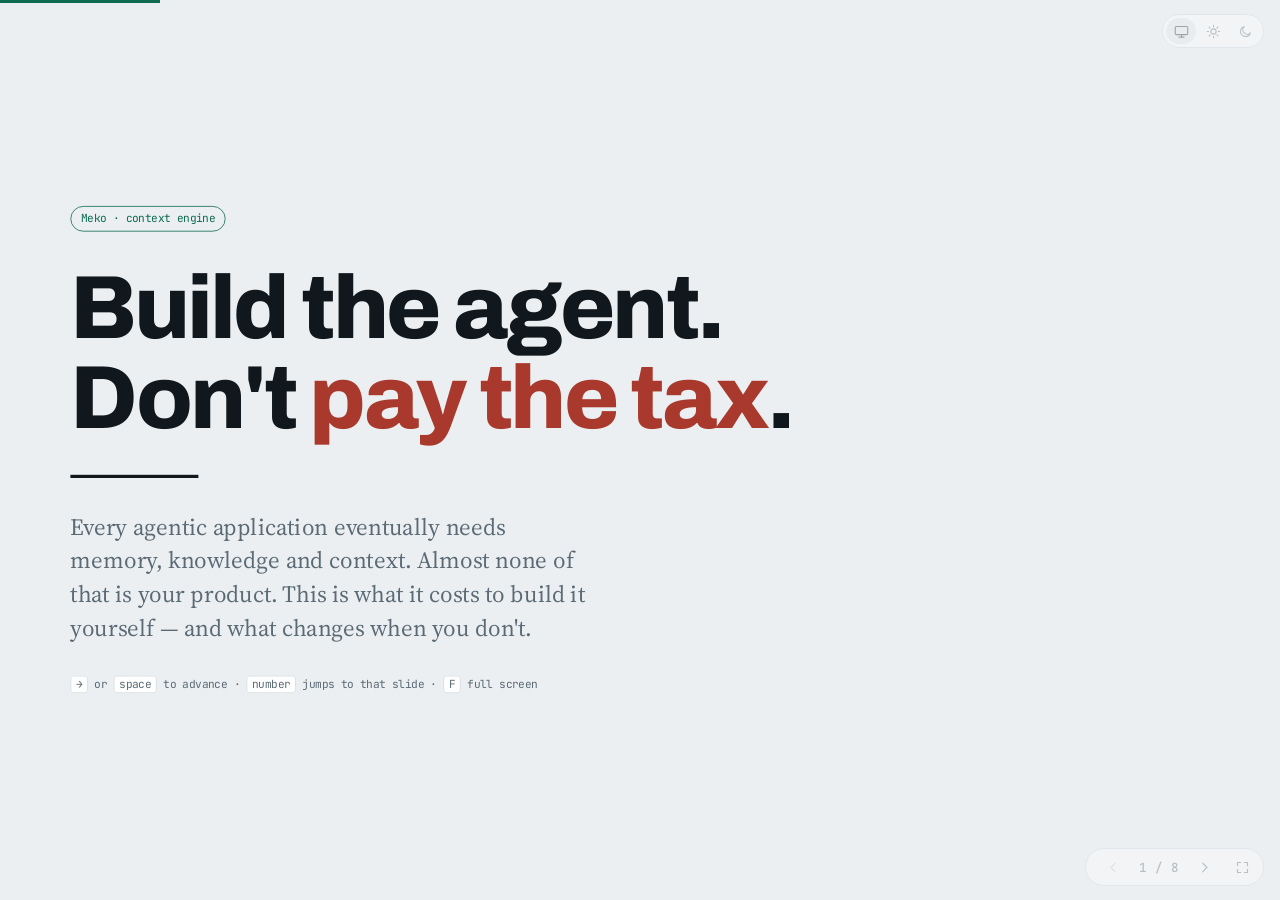
<file: support-ctx-agent/assets/overview.html>
<!doctype html>
<html lang="en">
<head>
<meta charset="utf-8">
<meta name="viewport" content="width=device-width,initial-scale=1,viewport-fit=cover">
<style>
  :root{color-scheme:light}
  body{margin:0;font:14px system-ui,-apple-system,"Segoe UI",sans-serif;background:#fff}
  img{max-width:100%}
  [hidden]{display:none!important}
</style>
<title>The Data Infrastructure Tax</title>
<link rel="preconnect" href="https://fonts.googleapis.com">
<link rel="preconnect" href="https://fonts.gstatic.com" crossorigin>
<link rel="stylesheet" href="https://fonts.googleapis.com/css2?family=Archivo:wght@500;600;700;800&family=JetBrains+Mono:wght@400;500;600&family=Source+Serif+4:ital,opsz,wght@0,8..60,400;0,8..60,600;1,8..60,400&display=swap">

<style>
  /* A 16:9 deck. Each slide is laid out on a fixed 1600x900 stage and scaled to fit the
     screen, so a projector, a laptop and a shared Zoom window all show the same composition
     instead of a 900px column with the rest of the screen empty. On a phone or a portrait
     window the same slides fall back to a scrolling document, because a scaled 16:9 stage
     at 390px wide is unreadable. */
  :root {
    --paper:   #ECEFF1;
    --surface: #FFFFFF;
    --sunk:    #E2E7EA;
    --ink:     #11181D;
    --muted:   #5A6B76;
    --rule:    #CFD8DD;
    --cost:    #A8392C;   /* what you pay — the tax */
    --cost-dim:#F7E6E3;
    --keep:    #0E6B52;   /* what Meko absorbs */
    --keep-dim:#DCEDE7;

    --display: "Archivo", "Helvetica Neue", Arial, sans-serif;
    --body:    "Source Serif 4", Georgia, "Times New Roman", serif;
    --mono:    "JetBrains Mono", ui-monospace, Menlo, monospace;

    /* Type scale for the 1600x900 stage. The document fallback overrides these. */
    --t-h1: 112px;
    --t-h2: 54px;
    --t-claim: 28px;
    --t-body: 21px;
    --t-small: 18px;
    --t-cap: 14px;
    --pad-x: 88px;
    --pad-y: 60px;
  }

  @media (prefers-color-scheme: dark) {
    :root:not([data-theme="light"]) {
      --paper:   #0E1417;
      --surface: #161F23;
      --sunk:    #0A0F12;
      --ink:     #E7EDF0;
      --muted:   #93A6B0;
      --rule:    #27353B;
      --cost:    #E5796A;
      --cost-dim:#331C19;
      --keep:    #4CC0A0;
      --keep-dim:#0D2B24;
      color-scheme: dark;
    }
  }
  :root[data-theme="dark"] {
    --paper:   #0E1417;
    --surface: #161F23;
    --sunk:    #0A0F12;
    --ink:     #E7EDF0;
    --muted:   #93A6B0;
    --rule:    #27353B;
    --cost:    #E5796A;
    --cost-dim:#331C19;
    --keep:    #4CC0A0;
    --keep-dim:#0D2B24;
    color-scheme: dark;
  }

  body {
    background: var(--paper);
    color: var(--ink);
    font-family: var(--body);
    font-size: var(--t-body);
    line-height: 1.55;
    -webkit-font-smoothing: antialiased;
  }

  /* ---------- deck mechanics ---------- */
  html.deck, html.deck body { height: 100%; overflow: hidden; }
  .stage {
    position: fixed; left: 50%; top: 50%;
    width: 1600px; height: 900px;
    transform: translate(-50%, -50%) scale(var(--scale, 1));
    transform-origin: center center;
  }
  .slide {
    position: absolute; inset: 0;
    padding: var(--pad-y) var(--pad-x);
    display: flex; flex-direction: column; gap: 34px;
    box-sizing: border-box;
    background: var(--paper);
    opacity: 0; visibility: hidden;
    transition: opacity .25s ease, visibility 0s linear .25s;
  }
  .slide.on { opacity: 1; visibility: visible; transition: opacity .25s ease; }
  .slide > .body { flex: 1; min-height: 0; display: flex; flex-direction: column; gap: 26px;
                   justify-content: center; }

  /* Controls sit outside the scaled stage so they stay a usable size, and fade until the
     pointer moves — the room is looking at the slide, not the buttons. */
  .chrome {
    position: fixed; right: 16px; bottom: 14px; z-index: 5;
    display: flex; align-items: center; gap: 8px;
    font: 500 12.5px var(--mono); color: var(--muted);
    background: var(--surface); border: 1px solid var(--rule); border-radius: 100px;
    padding: 4px 6px 4px 12px;
    opacity: .35; transition: opacity .2s;
  }
  .chrome:hover, .chrome:focus-within, body.moving .chrome { opacity: 1; }
  .chrome .count { min-width: 3.6em; text-align: center; font-variant-numeric: tabular-nums; }
  .chrome .nav { display: grid; place-items: center; width: 30px; height: 28px; padding: 0;
          border: 0; border-radius: 100px; background: none; color: var(--muted); cursor: pointer; }
  .chrome .nav:hover { color: var(--ink); background: var(--sunk); }
  .chrome .nav:disabled { opacity: .35; cursor: default; background: none; }
  .chrome svg { width: 15px; height: 15px; display: block; stroke: currentColor; fill: none;
          stroke-width: 1.8; stroke-linecap: round; stroke-linejoin: round; }
  .chrome button:focus-visible { outline: 2px solid var(--keep); outline-offset: 2px; }
  /* Theme switcher: top right, outside the scaled stage. Fades with the slide controls in the
     deck, always visible in the document layout, where there are no slide controls. */
  .themer { position: fixed; top: 14px; right: 16px; z-index: 5; display: flex; gap: 2px;
            border: 1px solid var(--rule); border-radius: 100px; padding: 3px; background: var(--surface);
            opacity: .35; transition: opacity .2s; }
  .themer:hover, .themer:focus-within, body.moving .themer { opacity: 1; }
  .themer button { display: grid; place-items: center; width: 30px; height: 26px; padding: 0;
            border: 0; border-radius: 100px; background: none; color: var(--muted);
            cursor: pointer; transition: background .12s, color .12s; }
  .themer button:hover { color: var(--ink); }
  .themer button svg { width: 15px; height: 15px; display: block; stroke: currentColor;
            fill: none; stroke-width: 1.7; stroke-linecap: round; stroke-linejoin: round; }
  .themer button[aria-pressed="true"] { background: var(--sunk); color: var(--ink); }
  .themer button:focus-visible { outline: 2px solid var(--keep); outline-offset: 2px; }
  html.doc .themer { position: absolute; opacity: 1; }
  .progress { position: fixed; left: 0; top: 0; height: 3px; z-index: 5; background: var(--keep);
              width: 0; transition: width .25s ease; }

  /* ---------- type ---------- */
  h1, h2, h3 { font-family: var(--display); text-wrap: balance; margin: 0; }
  h1 { font-size: var(--t-h1); line-height: 1.0; font-weight: 800; letter-spacing: -0.03em; }
  h2 { font-size: var(--t-h2); font-weight: 700; line-height: 1.1; letter-spacing: -0.02em; }
  h3 { font-size: calc(var(--t-body) * 1.12); font-weight: 700; letter-spacing: -0.01em; line-height: 1.25; }
  p { margin: 0; }
  .eyebrow {
    font-family: var(--mono); font-size: var(--t-cap); font-weight: 600;
    letter-spacing: 0.16em; text-transform: uppercase; color: var(--muted);
  }
  /* The executive line: each slide's claim, set large. Read only these and you have the argument. */
  .claim {
    font-family: var(--display); font-size: var(--t-claim); font-weight: 600;
    line-height: 1.32; letter-spacing: -0.015em; max-width: 44ch; text-wrap: balance;
  }
  .lead { max-width: 64ch; }
  strong { font-weight: 600; }

  .sec-head { display: flex; flex-direction: column; gap: 12px; }
  /* A head on one line, for the slide whose body needs the height. */
  .sec-head.row-head { flex-direction: row; align-items: flex-end; justify-content: space-between;
                       gap: 48px; }
  .sec-head.row-head .claim { font-size: calc(var(--t-claim) * .82); max-width: 30ch; text-align: right; }
  .two { display: grid; grid-template-columns: 1fr 1fr; gap: 56px; align-items: center; }
  .stack { display: flex; flex-direction: column; gap: 18px; }

  /* ---------- title ---------- */
  .title { justify-content: center; gap: 40px; }
  .tagrow { display: flex; flex-wrap: wrap; gap: 8px; align-items: center; }
  h1 .pay { color: var(--cost); }
  .standfirst { font-size: calc(var(--t-claim) * 1.04); line-height: 1.45; color: var(--muted); max-width: 46ch; }
  .rule-heavy { height: 4px; background: var(--ink); width: 160px; }
  .hint { font-family: var(--mono); font-size: var(--t-cap); color: var(--muted); }
  .hint kbd { font: inherit; border: 1px solid var(--rule); border-radius: 4px; padding: 1px 6px;
              background: var(--surface); }

  /* ---------- scenario strip ---------- */
  .strip {
    background: var(--surface); border: 1px solid var(--rule); border-left: 5px solid var(--cost);
    border-radius: 2px; padding: 28px 32px; display: flex; flex-direction: column; gap: 14px;
  }
  .strip .t { font-family: var(--mono); font-size: var(--t-cap); letter-spacing: 0.1em;
              text-transform: uppercase; color: var(--cost); }
  .strip p { font-size: calc(var(--t-body) * 1.08); }

  /* ---------- split: domain vs plumbing ---------- */
  .split { display: grid; grid-template-columns: 1fr 1fr; gap: 2px; background: var(--rule);
           border: 1px solid var(--rule); border-radius: 2px; overflow: hidden; }
  .half { background: var(--surface); padding: 26px 30px; display: flex; flex-direction: column;
          gap: 14px; min-width: 0; }
  .half .cap { font-family: var(--mono); font-size: var(--t-cap); letter-spacing: 0.12em; text-transform: uppercase; }
  .half.you .cap { color: var(--keep); }
  .half.tax { background: var(--cost-dim); }
  .half.tax .cap { color: var(--cost); }
  .half ul { margin: 0; padding-left: 1.1em; display: flex; flex-direction: column; gap: 6px; }
  .half li { font-size: var(--t-body); line-height: 1.42; }
  .half.tax li { color: var(--cost); }
  .half .weight { font-family: var(--mono); font-size: var(--t-cap); color: var(--muted);
                  padding-top: 10px; border-top: 1px solid var(--rule); margin-top: auto; }

  /* ---------- the ledger ---------- */
  .ledger { display: flex; flex-direction: column; border: 1px solid var(--rule); border-radius: 2px;
            overflow: hidden; background: var(--surface); }
  .ledger-head, .lrow { display: grid; grid-template-columns: 220px 1fr 1fr; gap: 2px; background: var(--rule); }
  .lrow { border-top: 1px solid var(--rule); }
  .ledger-head > div { padding: 10px 16px; font-family: var(--mono); font-size: 12.5px;
                       letter-spacing: 0.12em; text-transform: uppercase; }
  .lh-layer { background: var(--surface); color: var(--muted); }
  .lh-cost { background: var(--cost-dim); color: var(--cost); }
  .lh-keep { background: var(--keep-dim); color: var(--keep); }
  .lrow > div { background: var(--surface); padding: 10px 16px; display: flex; flex-direction: column;
                gap: 4px; min-width: 0; font-size: 16px; line-height: 1.42; }
  .lrow .layer { font-family: var(--display); font-weight: 700; font-size: 17px; line-height: 1.3; }
  .lrow .c-side { color: var(--muted); border-left: 3px solid var(--cost); }
  .lrow .k-side { background: var(--keep-dim); border-left: 3px solid var(--keep); }
  .lrow .k-side .tool { font-family: var(--mono); font-size: 13px; color: var(--keep); overflow-wrap: anywhere; }

  /* ---------- definition block ---------- */
  .define { display: grid; grid-template-columns: 1fr 1fr; gap: 24px; }
  .def { background: var(--surface); border: 1px solid var(--rule); border-radius: 2px; padding: 28px 32px;
         display: flex; flex-direction: column; gap: 12px; min-width: 0; }
  .def.contrast { background: var(--sunk); border-style: dashed; }
  .def .cap { font-family: var(--mono); font-size: var(--t-cap); letter-spacing: 0.1em;
              text-transform: uppercase; color: var(--muted); }
  .def.engine { border-color: var(--keep); border-width: 2px; }
  .def.engine .cap { color: var(--keep); }
  .def p { font-size: calc(var(--t-body) * 1.05); line-height: 1.5; }

  /* ---------- why agents ---------- */
  .whys { display: grid; grid-template-columns: 1fr 1fr; gap: 20px; }
  .why { background: var(--surface); border: 1px solid var(--rule); border-top: 3px solid var(--ink);
         border-radius: 2px; padding: 24px 28px; display: flex; flex-direction: column; gap: 10px; }
  .why .k { font-family: var(--display); font-weight: 700; font-size: calc(var(--t-body) * 1.25); }
  .why p { font-size: var(--t-small); color: var(--muted); line-height: 1.52; }

  /* ---------- three runs ---------- */
  .proof { display: grid; grid-template-columns: repeat(3, 1fr); gap: 1px; background: var(--rule);
           border: 1px solid var(--rule); border-radius: 2px; overflow: hidden; }
  .pcell { background: var(--surface); padding: 28px 30px; display: flex; flex-direction: column;
           gap: 12px; min-width: 0; }
  .pcell .n { font-family: var(--mono); font-size: var(--t-cap); letter-spacing: 0.1em;
              text-transform: uppercase; color: var(--muted); }
  .pcell p { font-size: var(--t-small); line-height: 1.52; color: var(--muted); }
  .pcell.flag { border-top: 4px solid var(--cost); background: var(--cost-dim); }
  .pcell.flag .n { color: var(--cost); }

  /* ---------- punchline ---------- */
  .slide.dark { background: var(--ink); color: var(--paper); justify-content: center; gap: 30px; }
  .slide.dark .eyebrow { color: var(--keep); }
  .punch-line { font-family: var(--display); font-size: 80px; font-weight: 800; line-height: 1.05;
                letter-spacing: -0.03em; max-width: 20ch; text-wrap: balance; }
  .punch-line .hl { color: var(--keep); }
  .slide.dark p { color: var(--rule); max-width: 62ch; font-size: calc(var(--t-body) * 1.08); }
  .demo { margin-top: 26px; padding-top: 26px; border-top: 1px solid color-mix(in srgb, var(--paper) 22%, transparent);
          display: flex; flex-direction: column; gap: 14px; }
  .chips { display: flex; flex-wrap: wrap; gap: 8px; }
  .chip { font-family: var(--mono); font-size: var(--t-cap); padding: 4px 12px; border: 1px solid var(--rule);
          border-radius: 100px; color: var(--muted); white-space: nowrap; }
  .chip.on { border-color: var(--keep); color: var(--keep); }
  .slide.dark .chip { border-color: color-mix(in srgb, var(--paper) 35%, transparent); color: var(--rule); }
  .slide.dark .chip.on { border-color: var(--keep); color: var(--keep); }
  .slide.dark .demo p { font-size: var(--t-small); }

  /* ---------- document fallback: phones, portrait windows ---------- */
  html.doc {
    --t-h1: clamp(2.3rem, 9vw, 4.1rem);
    --t-h2: clamp(1.5rem, 5vw, 2.2rem);
    --t-claim: clamp(1.1rem, 3.4vw, 1.4rem);
    --t-body: 17px;
    --t-small: 15.5px;
    --t-cap: 11.5px;
    --pad-x: 16px;
    --pad-y: 44px;
  }
  html.doc .stage { position: static; width: auto; height: auto; transform: none; max-width: 980px;
                    margin: 0 auto; }
  html.doc .slide { position: static; opacity: 1; visibility: visible; transition: none; gap: 24px;
                    border-bottom: 1px solid var(--rule); }
  html.doc .slide.dark { border-bottom: 0; }
  html.doc .chrome, html.doc .progress, html.doc .hint { display: none; }
  html.doc .punch-line { font-size: clamp(1.7rem, 7vw, 2.6rem); }
  html.doc .lrow > div { font-size: 15px; }
  html.doc .sec-head.row-head { flex-direction: column; align-items: flex-start; gap: 12px; }
  html.doc .sec-head.row-head .claim { text-align: left; }
  @media (max-width: 760px) {
    html.doc .two, html.doc .split, html.doc .define, html.doc .whys, html.doc .proof { grid-template-columns: 1fr; }
    html.doc .ledger-head { display: none; }
    html.doc .lrow { grid-template-columns: 1fr; }
  }

  /* Print or save as PDF: one slide per landscape page. */
  @media print {
    @page { size: 1600px 900px; margin: 0; }
    html.deck, html.deck body { height: auto; overflow: visible; }
    .stage { position: static; transform: none; }
    .slide { position: relative; opacity: 1; visibility: visible; height: 900px; break-after: page; }
    .chrome, .themer, .progress, .hint { display: none; }
  }

  @media (prefers-reduced-motion: reduce) { .slide, .progress { transition: none !important; } }
</style>
</head>
<body>

<div class="progress" id="progress" aria-hidden="true"></div>

<main class="stage" id="stage" aria-roledescription="slide deck">

  <!-- ============ 1 · TITLE ============ -->
  <section class="slide title" aria-label="Title">
    <div class="tagrow"><span class="chip on">Meko · context engine</span></div>
    <h1>Build the agent.<br>Don't <span class="pay">pay the tax</span>.</h1>
    <div class="rule-heavy"></div>
    <p class="standfirst">Every agentic application eventually needs memory, knowledge and
      context. Almost none of that is your product. This is what it costs to build it yourself —
      and what changes when you don't.</p>
    <p class="hint"><kbd>→</kbd> or <kbd>space</kbd> to advance · <kbd>number</kbd> jumps to that slide · <kbd>F</kbd> full screen</p>
  </section>

  <!-- ============ 2 · CONTEXT ============ -->
  <section class="slide" aria-label="The use case">
    <div class="sec-head">
      <span class="eyebrow">The use case</span>
      <h2>A production incident, at two in the morning</h2>
      <p class="claim">An agent can diagnose this. The question is what it costs on the
        fortieth incident, not the first.</p>
    </div>
    <div class="body">
      <div class="two">
        <div class="strip">
          <span class="t">SEV2 · checkout · 02:14</span>
          <p>Checkout is failing. The payment provider is timing out. Something shipped forty
            minutes ago. Twenty services are logging, three dashboards disagree, and the engineer
            who fixed this exact regression seven months ago has left the company.</p>
        </div>
        <div class="stack">
          <p>Point an agent at it and you get an answer. It reads the telemetry, forms a hypothesis,
            proposes a fix. That part is now routine — it is the part a good model does well.</p>
          <p>Run it a hundred more times and the economics decide whether you keep it. A stateless
            agent reads everything, every time. It is no cheaper and no faster on the fortieth
            incident than the first, because it has no way to know it has seen this before. Your
            costs scale linearly with volume, forever, with no learning curve. That is not a model
            problem. It is a <strong>context</strong> problem.</p>
        </div>
      </div>
    </div>
  </section>

  <!-- ============ 3 · THE SPLIT ============ -->
  <section class="slide" aria-label="What you end up building">
    <div class="sec-head">
      <span class="eyebrow">What you actually end up building</span>
      <h2>The part that is yours, and the part that is a tax</h2>
      <p class="claim">The domain logic is the small half. The plumbing underneath it is where
        the quarters go.</p>
    </div>
    <div class="body">
      <div class="split">
        <div class="half you">
          <span class="cap">Your domain — only you can write this</span>
          <ul>
            <li>What a good diagnosis looks like</li>
            <li>Which assumptions a fix depends on</li>
            <li>When to escalate and when to hand off to a human</li>
            <li>What your spend policy is per severity</li>
            <li>How much confidence is enough to act</li>
          </ul>
          <span class="weight">This is your product.</span>
        </div>
        <div class="half tax">
          <span class="cap">Context infrastructure — the tax</span>
          <ul>
            <li>Vector store, embedding pipeline, chunking</li>
            <li>Retrieval scoring, reranking, thresholds</li>
            <li>Write-back, deduplication, update-vs-insert</li>
            <li>Knowledge ingestion and refresh</li>
            <li>Cross-agent sharing and namespacing</li>
            <li>Tenant isolation, rights, auditability</li>
            <li>Cost attribution per retrieval</li>
          </ul>
          <span class="weight">This is identical at every company that builds it.</span>
        </div>
      </div>
      <p class="lead">Nobody plans to build the right column. It arrives one ticket at a time, each one
        individually reasonable, and eighteen months later a team of four is maintaining a
        retrieval platform instead of shipping the thing they were hired to ship.</p>
    </div>
  </section>

  <!-- ============ 4 · THE LEDGER ============ -->
  <section class="slide" aria-label="The tax, itemised">
    <div class="sec-head row-head">
      <div class="sec-head">
        <span class="eyebrow">The tax, itemised</span>
        <h2>Seven line items</h2>
      </div>
      <p class="claim">Each row is a real engineering programme, not a configuration flag.</p>
    </div>
    <div class="body">
      <div class="ledger">
        <div class="ledger-head">
          <div class="lh-layer">Layer</div>
          <div class="lh-cost">What you build and operate</div>
          <div class="lh-keep">What Meko already handles</div>
        </div>

        <div class="lrow">
          <div><span class="layer">Storage and embedding</span></div>
          <div class="c-side">Pick a vector store, build the embedding pipeline, choose a chunk
            strategy. Changing embedding model later is a migration, not a setting.</div>
          <div class="k-side">
            <span>Isolated workspaces with their own memory store and knowledge
              base. You write records; the pipeline is not your concern.</span>
            <span class="tool">datapack_create · memory_add</span>
          </div>
        </div>

        <div class="lrow">
          <div><span class="layer">Retrieval quality</span></div>
          <div class="c-side">Hybrid search, reranking, score calibration. A similarity number
            that does not mean anything consistent is worse than no number at all.</div>
          <div class="k-side">
            <span>Scored retrieval across conversation history, memory and the
              knowledge base in one call, with the scores exposed.</span>
            <span class="tool">context_search · memory_search</span>
          </div>
        </div>

        <div class="lrow">
          <div><span class="layer">Memory lifecycle</span></div>
          <div class="c-side">Deciding when a new fact updates an old one rather than joining
            it. Get this wrong and memory gets stuck on whatever it learned first.</div>
          <div class="k-side">
            <span>Update and delete as first-class operations, so a record can be
              corrected or confirmed rather than only appended to.</span>
            <span class="tool">memory_update · memory_delete_by_id</span>
          </div>
        </div>

        <div class="lrow">
          <div><span class="layer">Organisational knowledge</span></div>
          <div class="c-side">Runbooks, service maps and policies live in wikis. Getting them
            into an agent means an ingestion path and a refresh story, separate from memory.</div>
          <div class="k-side">
            <span>A knowledge base per workspace, searchable alongside memory and
              kept distinct from it, because they answer different questions.</span>
            <span class="tool">knowledgebase_search</span>
          </div>
        </div>

        <div class="lrow">
          <div><span class="layer">Multiple agents</span></div>
          <div class="c-side">What one agent learns, the others need. Memory that only serves
            the agent that wrote it is a cache, and you will build the sharing layer eventually.</div>
          <div class="k-side">
            <span>Namespacing per agent, cross-agent search within a workspace, and
              a one-way promotion path from private memory into shared knowledge.</span>
            <span class="tool">agent_id · memory_promote</span>
          </div>
        </div>

        <div class="lrow">
          <div><span class="layer">Isolation and governance</span></div>
          <div class="c-side">Per-tenant separation, rights on who may publish to shared
            knowledge, deletion on request. This is usually what blocks going to production.</div>
          <div class="k-side">
            <span>Workspaces are the isolation boundary. Promotion to shared
              knowledge requires rights on the workspace rather than trust in the caller.</span>
            <span class="tool">datapack · scoped credentials</span>
          </div>
        </div>

        <div class="lrow">
          <div><span class="layer">Cost and traceability</span></div>
          <div class="c-side">Retrieval is not free — every search and every write embeds text.
            You cannot optimise what you cannot attribute, and you cannot vouch for an unattended
            agent whose decisions you cannot replay.</div>
          <div class="k-side">
            <span>Usage tracking and conversation-scoped tracing, so retrieval cost
              lands on the run that caused it and the run can be replayed.</span>
            <span class="tool">track_token_usage · conversation_*</span>
          </div>
        </div>
      </div>
    </div>
  </section>

  <!-- ============ 5 · CONTEXT ENGINE ============ -->
  <section class="slide" aria-label="The category">
    <div class="sec-head">
      <span class="eyebrow">The category</span>
      <h2>A context engine is not a vector database</h2>
      <p class="claim">One returns text that resembles your query. The other decides what the
        model should be given — and what it can skip.</p>
    </div>
    <div class="body">
      <div class="define">
        <div class="def contrast">
          <span class="cap">A vector store answers</span>
          <p>"Which stored chunks look like this query?" It hands back text. Everything after that
            — whether the match is good enough, whether it is still true, whether to act on it,
            what it cost — is yours to build.</p>
        </div>
        <div class="def engine">
          <span class="cap">A context engine answers</span>
          <p>"Given this decision, what should the model be given?" It assembles memory,
            organisational knowledge and policy into a scored, attributed context — and it is
            allowed to return nothing, which is the answer that makes the rest trustworthy.</p>
        </div>
      </div>
      <p class="lead">The distinction matters most at the moment an agent decides <em>not</em> to do work. A
        retrieval layer that only ever returns its best guess cannot support that decision, because
        the best guess is always something. An engine that reports how good the match is, where it
        came from and whether it is still current can — and that is what lets memory change the
        plan, not just the answer.</p>
    </div>
  </section>

  <!-- ============ 6 · WHY AGENTS ============ -->
  <section class="slide" aria-label="Why agents">
    <div class="sec-head">
      <span class="eyebrow">Why this matters more for agents than for chat</span>
      <h2>Four properties of agents that make context critical</h2>
    </div>
    <div class="body">
      <div class="whys">
        <div class="why">
          <span class="k">They repeat</span>
          <p>A chatbot's conversations are mostly novel. An operational agent sees the same
            incident class over and over. Without memory, you pay full price for a question you
            have already answered — and the repetition is exactly where the margin is.</p>
        </div>
        <div class="why">
          <span class="k">They act</span>
          <p>Acting on a stale fact is worse than returning nothing. Recall alone cannot tell you
            whether a remembered fix still applies to a system that has moved since. That needs a
            freshness signal the agent can check before it commits.</p>
        </div>
        <div class="why">
          <span class="k">They plan</span>
          <p>Context that arrives before the agent decides what to do changes what it does. Context
            that arrives afterwards only dresses up the answer. To shape the work, retrieval has to be
            cheap enough to run first — a design decision, not something you tune later.</p>
        </div>
        <div class="why">
          <span class="k">They multiply</span>
          <p>One becomes several: a deploy bot, a triage agent, an on-call assistant. What one learns,
            the others need, under different identities and different rights. Retrofitting that sharing
            once three agents are in production is the expensive way to do it.</p>
        </div>
      </div>
    </div>
  </section>

  <!-- ============ 7 · THREE RUNS ============ -->
  <section class="slide" aria-label="The same incident, three ways">
    <div class="sec-head">
      <span class="eyebrow">What you are about to see</span>
      <h2>The same incident, three ways</h2>
      <p class="claim">Memory changes the plan, and the plan changes the bill. The demo exists
        to let you check that rather than take it on trust.</p>
    </div>
    <div class="body">
      <div class="proof">
        <div class="pcell">
          <span class="n">Run one</span>
          <h3>We have seen this before</h3>
          <p>A strong match, and the system has not moved since the fix was recorded. The agent
            answers from memory without calling the model at all.</p>
        </div>
        <div class="pcell">
          <span class="n">Run two</span>
          <h3>Memory has nothing</h3>
          <p>An incident memory has never seen. It finds no match and does the full investigation.
            This is the baseline.</p>
        </div>
        <div class="pcell flag">
          <span class="n">Run three · watch this one</span>
          <h3>It looks familiar. The system moved.</h3>
          <p>Same symptom, same strong match — but the service has shipped since, and the stored
            fix assumed the old version. It declines the old fix and investigates from scratch.</p>
        </div>
      </div>
      <p class="lead">Run three is the one that matters. Memory on its own is just a cache: fast, but blind to
        change. Memory recalls what happened before; knowledge — runbooks, service maps, policies —
        says how the system is meant to work. Together they give the agent the right context to make
        the right call: reuse the fix when it still holds, investigate when it does not. Every run
        shows its cost in dollars, including what the skipped work would have cost.</p>
    </div>
  </section>

  <!-- ============ 8 · PUNCHLINE ============ -->
  <section class="slide dark" aria-label="The point">
    <span class="eyebrow">The point</span>
    <span class="punch-line">Focus on the domain. <span class="hl">Meko pays the data
      infrastructure tax.</span></span>
    <p>Your team should be writing what a good diagnosis looks like and when to wake a human.
      Storing, scoring, sharing, expiring and attributing the context underneath it is
      undifferentiated work that every company building agents rebuilds identically. There is
      no reason for it to be yours.</p>
    <div class="demo">
      <span class="eyebrow">The demo that follows</span>
      <div class="chips">
        <span class="chip on">Meko · MCP</span>
        <span class="chip">Embabel planner</span>
        <span class="chip">Spring Boot</span>
        <span class="chip">Groq · gpt-oss</span>
        <span class="chip">Java 21</span>
      </div>
      <p>An incident-response agent for SRE teams, built on the Embabel planner. It checks Meko for
        relevant history before reading any telemetry, verifies that a remembered fix still applies
        to what is deployed now, and reports every token it spent.</p>
    </div>
  </section>

</main>

<div class="themer" role="group" aria-label="Colour theme">
  <button id="th-auto" aria-pressed="true" onclick="setTheme('auto')"
          title="Match the system theme (T cycles)" aria-label="Theme: match system">
    <svg viewBox="0 0 24 24" aria-hidden="true"><rect x="2" y="4" width="20" height="13" rx="2"/><path d="M8 21h8M12 17v4"/></svg>
  </button>
  <button id="th-light" aria-pressed="false" onclick="setTheme('light')"
          title="Light — for a bright room or a projector (T cycles)" aria-label="Theme: light">
    <svg viewBox="0 0 24 24" aria-hidden="true"><circle cx="12" cy="12" r="4.2"/><path d="M12 2v2.2M12 19.8V22M2 12h2.2M19.8 12H22M4.9 4.9l1.6 1.6M17.5 17.5l1.6 1.6M19.1 4.9l-1.6 1.6M6.5 17.5l-1.6 1.6"/></svg>
  </button>
  <button id="th-dark" aria-pressed="false" onclick="setTheme('dark')"
          title="Dark — for a dim room or a laptop (T cycles)" aria-label="Theme: dark">
    <svg viewBox="0 0 24 24" aria-hidden="true"><path d="M20 14.2A8.2 8.2 0 1 1 9.8 4a6.6 6.6 0 0 0 10.2 10.2Z"/></svg>
  </button>
</div>

<div class="chrome" role="toolbar" aria-label="Slide controls">
  <button class="nav" id="prev" onclick="go(cur - 1)" aria-label="Previous slide">
    <svg viewBox="0 0 24 24" aria-hidden="true"><path d="M15 5l-7 7 7 7"/></svg>
  </button>
  <span class="count" id="count" aria-live="polite">1 / 8</span>
  <button class="nav" id="next" onclick="go(cur + 1)" aria-label="Next slide">
    <svg viewBox="0 0 24 24" aria-hidden="true"><path d="M9 5l7 7-7 7"/></svg>
  </button>
  <button class="nav" onclick="fullscreen()" aria-label="Full screen" title="Full screen (F)">
    <svg viewBox="0 0 24 24" aria-hidden="true"><path d="M4 9V4h5M20 9V4h-5M4 15v5h5M20 15v5h-5"/></svg>
  </button>
</div>

<script>
var slides = Array.prototype.slice.call(document.querySelectorAll('.slide'));
var cur = 0;

/* Deck when there is a landscape screen to fill; a scrolling document otherwise. */
var deckQuery = window.matchMedia('(min-width: 900px) and (orientation: landscape)');
function isDeck() { return deckQuery.matches && !window.matchMedia('print').matches; }

function layout() {
  var deck = isDeck();
  document.documentElement.classList.toggle('deck', deck);
  document.documentElement.classList.toggle('doc', !deck);
  var s = Math.min(window.innerWidth / 1600, window.innerHeight / 900);
  document.documentElement.style.setProperty('--scale', s);
  slides.forEach(function (el, i) {
    var hide = deck && i !== cur;
    el.classList.toggle('on', !deck || i === cur);
    if (hide) { el.setAttribute('aria-hidden', 'true'); el.inert = true; }
    else { el.removeAttribute('aria-hidden'); el.inert = false; }
  });
}

function go(n) {
  n = Math.max(0, Math.min(slides.length - 1, n));
  cur = n;
  layout();
  document.getElementById('count').textContent = (n + 1) + ' / ' + slides.length;
  document.getElementById('prev').disabled = n === 0;
  document.getElementById('next').disabled = n === slides.length - 1;
  document.getElementById('progress').style.width = ((n + 1) / slides.length * 100) + '%';
  if (location.hash !== '#' + (n + 1)) history.replaceState(null, '', '#' + (n + 1));
}

function fullscreen() {
  if (document.fullscreenElement) document.exitFullscreen();
  else if (document.documentElement.requestFullscreen) document.documentElement.requestFullscreen();
}

document.addEventListener('keydown', function (e) {
  if (!isDeck() || e.metaKey || e.ctrlKey || e.altKey) return;
  // Let a focused button take its own Space/Enter.
  if ((e.key === ' ' || e.key === 'Enter') && e.target.closest && e.target.closest('button')) return;
  var k = e.key;
  if (k === 'ArrowRight' || k === 'ArrowDown' || k === 'PageDown' || (k === ' ' && !e.shiftKey)) go(cur + 1);
  else if (k === 'ArrowLeft' || k === 'ArrowUp' || k === 'PageUp' || (k === ' ' && e.shiftKey)) go(cur - 1);
  else if (/^[0-9]$/.test(k)) typeSlideNumber(k);
  else if (k === 'Enter' && slideDigits) { clearTimeout(slideDigitTimer); jumpToTyped(); }
  else if (k === 'Home') go(0);
  else if (k === 'End') go(slides.length - 1);
  else if (k === 'f' || k === 'F') fullscreen();
  else if (k === 't' || k === 'T') cycleTheme();
  else return;
  e.preventDefault();
});

/* Swipe on a touch screen that is still wide enough to be a deck (a tablet in landscape). */
/* Number keys jump to that slide. Digits typed in quick succession combine ("1" then "2" is
   slide 12), so this keeps working if the deck grows past nine; Enter jumps without waiting. */
var slideDigits = '', slideDigitTimer;
function jumpToTyped() {
  var n = parseInt(slideDigits, 10);
  slideDigits = '';
  if (n >= 1 && n <= slides.length) go(n - 1);
}
function typeSlideNumber(d) {
  if (!slideDigits && d === '0') return;
  slideDigits += d;
  clearTimeout(slideDigitTimer);
  // No longer number is possible, so there is nothing to wait for.
  if (parseInt(slideDigits + '0', 10) > slides.length) jumpToTyped();
  else slideDigitTimer = setTimeout(jumpToTyped, 600);
}

var touchX = null;
document.addEventListener('touchstart', function (e) { touchX = e.touches[0].clientX; }, { passive: true });
document.addEventListener('touchend', function (e) {
  if (touchX === null || !isDeck()) return;
  var dx = e.changedTouches[0].clientX - touchX;
  if (Math.abs(dx) > 50) go(cur + (dx < 0 ? 1 : -1));
  touchX = null;
});

/* Controls fade back after the pointer stops. */
var idle;
document.addEventListener('mousemove', function () {
  document.body.classList.add('moving');
  clearTimeout(idle);
  idle = setTimeout(function () { document.body.classList.remove('moving'); }, 1800);
});

window.addEventListener('resize', layout);
if (deckQuery.addEventListener) deckQuery.addEventListener('change', layout);
window.addEventListener('hashchange', function () { go((parseInt(location.hash.slice(1), 10) || 1) - 1); });

/* Three states, matching the CSS: auto removes the attribute and lets prefers-color-scheme
   decide; light and dark set it and win over the OS either way. The room a deck opens in is
   not always the room it was built in — a projector and a 2am laptop want opposites. */
var THEMES = ['auto', 'light', 'dark'];
var theme = 'auto';
function setTheme(mode) {
  theme = mode;
  if (mode === 'auto') document.documentElement.removeAttribute('data-theme');
  else document.documentElement.setAttribute('data-theme', mode);
  THEMES.forEach(function (m) {
    var b = document.getElementById('th-' + m);
    if (b) b.setAttribute('aria-pressed', String(m === mode));
  });
  try { localStorage.setItem('meko-overview-theme', mode); } catch (e) { /* private window */ }
}
function cycleTheme() { setTheme(THEMES[(THEMES.indexOf(theme) + 1) % THEMES.length]); }
(function restoreTheme() {
  var saved = 'auto';
  try { saved = localStorage.getItem('meko-overview-theme') || 'auto'; } catch (e) { /* ignore */ }
  setTheme(THEMES.indexOf(saved) >= 0 ? saved : 'auto');
})();

go((parseInt(location.hash.slice(1), 10) || 1) - 1);
</script>

</body>
</html>
</file>
